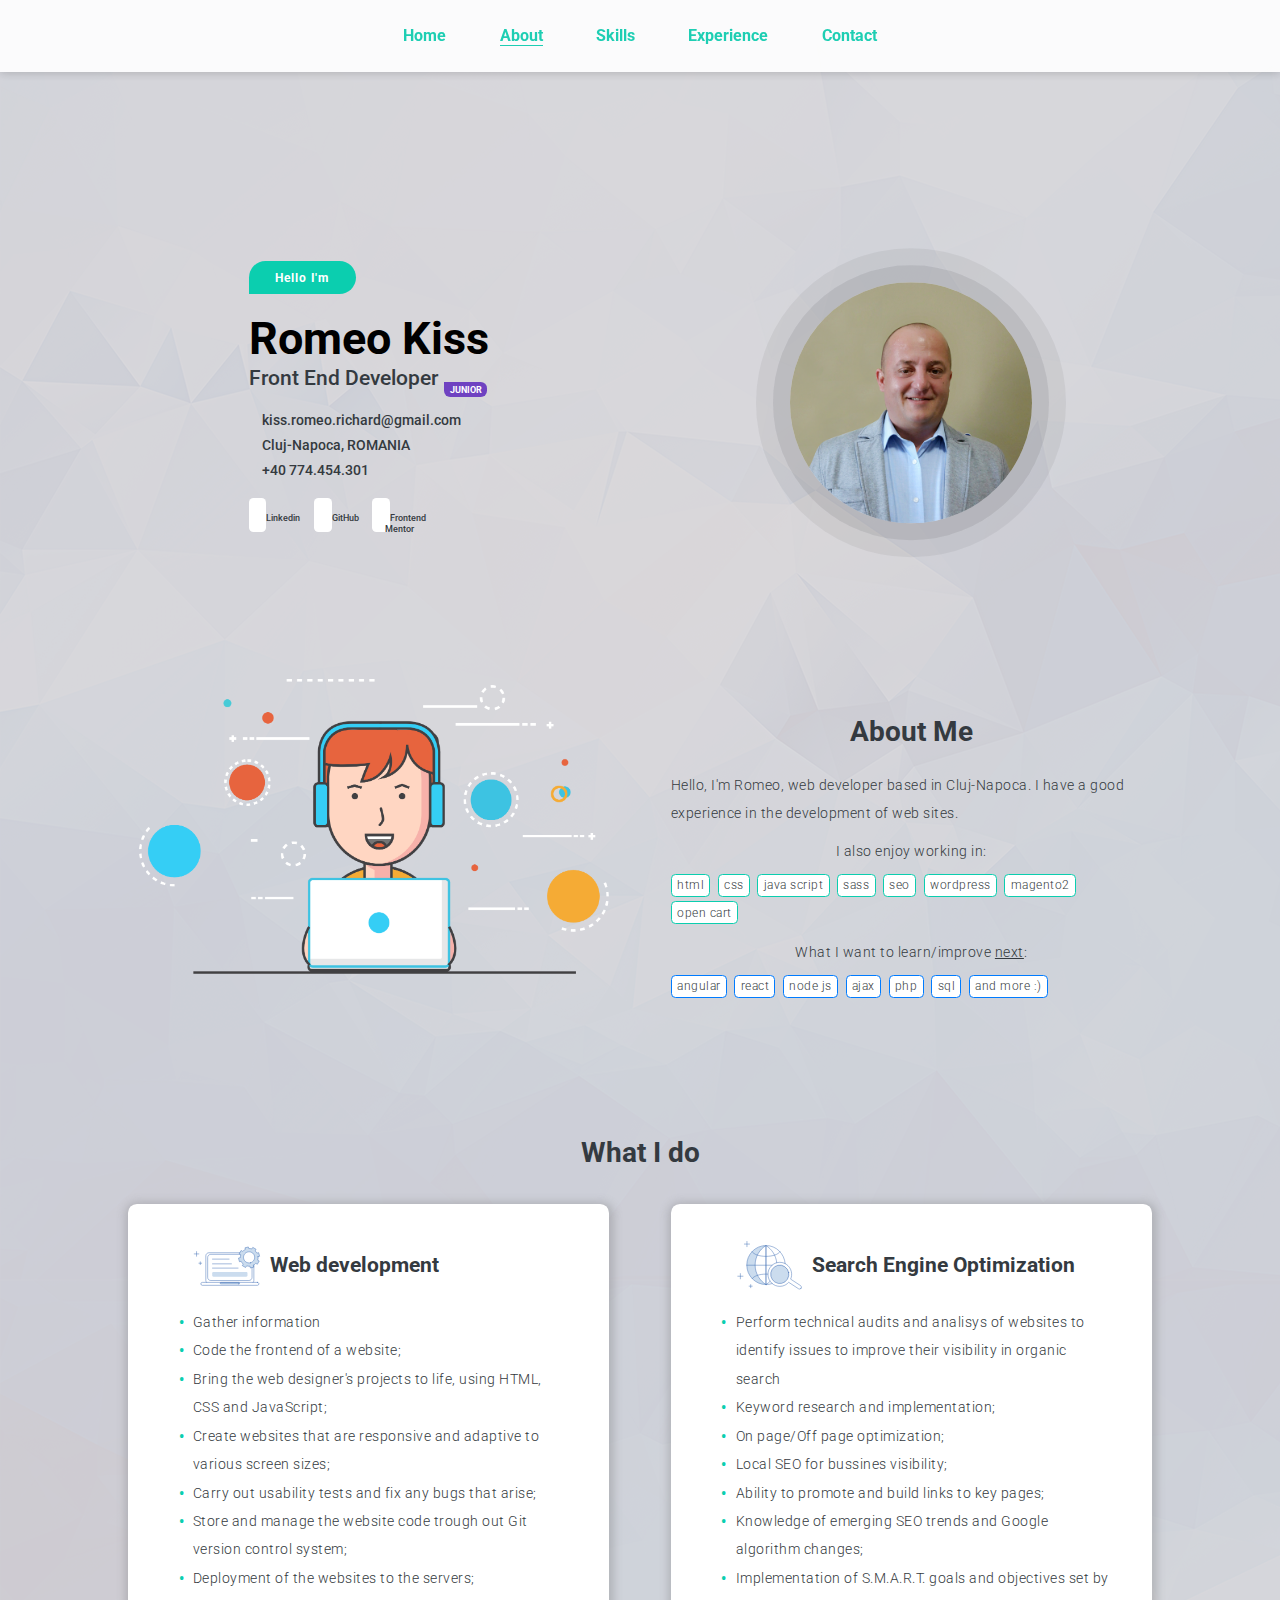
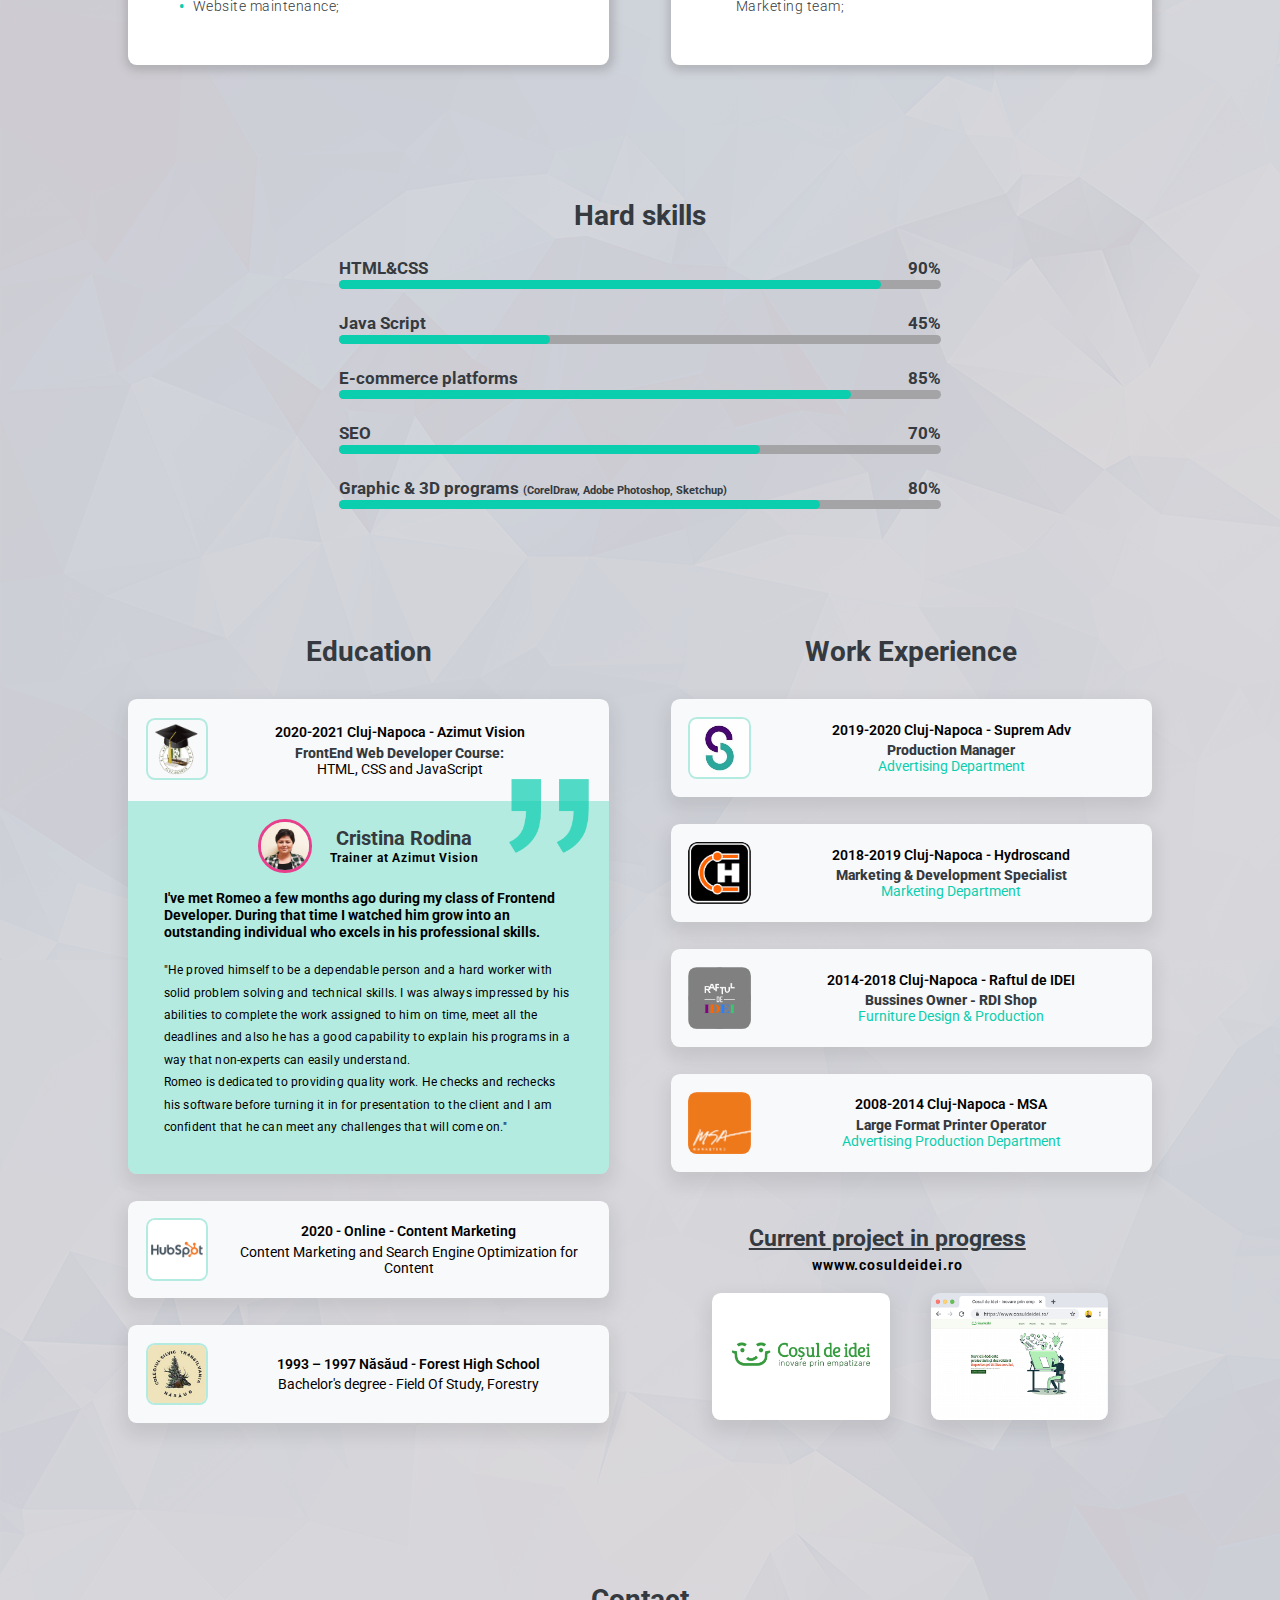
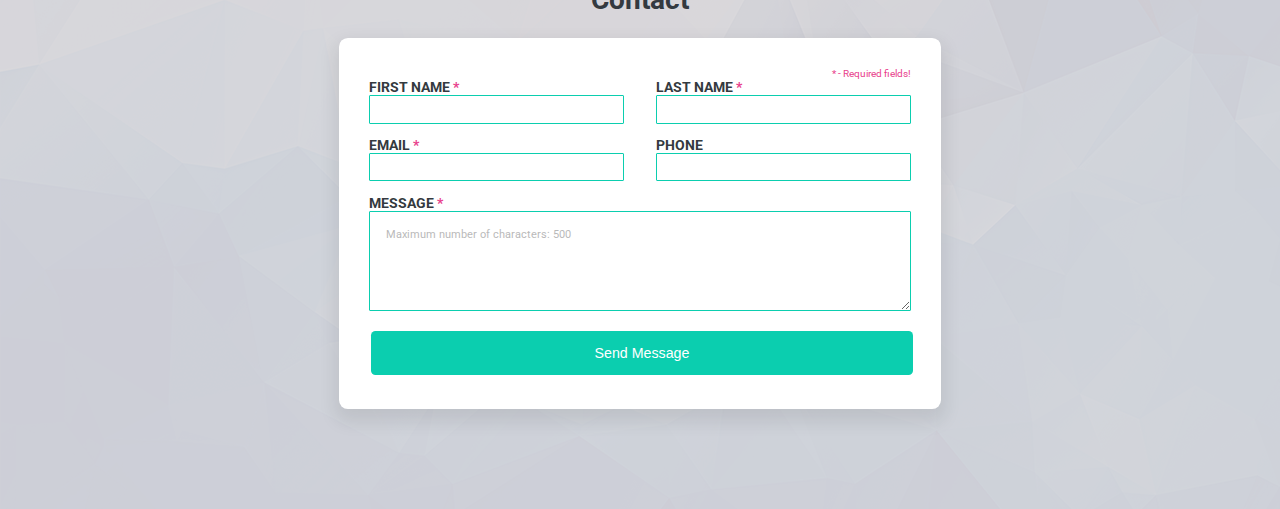
<file: index.html>
<!DOCTYPE html>
<html lang="en">
  <head>
    <meta charset="UTF-8">
	<!-- HTML Meta Tags -->
    <title>Resume - Romeo Kiss</title>
    <meta name="description" content="Hello, I'm Romeo, web developer based on Cluj-Napoca.">
    <html lang="en" xml:lang="en" xmlns="http://www.w3.org/1999/xhtml"></html>
    <meta name="viewport" content="width=device-width, initial-scale=1">
    <link rel="stylesheet" href="style.css" type="text/css">
    <link rel="preconnect" href="https://fonts.gstatic.com">
    <link href="https://fonts.googleapis.com/css2?family=Roboto:ital,wght@0,100;0,300;0,400;0,500;0,700;0,900;1,100;1,300;1,400;1,500;1,700;1,900&display=swap" rel="stylesheet">
    <link rel="icon" href="./images/favicon.ico" type="image/png" sizes="16x16">
    <link rel="stylesheet" href="https://use.fontawesome.com/releases/v5.15.1/css/all.css" integrity="sha384-vp86vTRFVJgpjF9jiIGPEEqYqlDwgyBgEF109VFjmqGmIY/Y4HV4d3Gp2irVfcrp" crossorigin="anonymous">
    <script src="https://ajax.googleapis.com/ajax/libs/jquery/3.3.1/jquery.min.js"></script>
    <script src="script.js" defer></script>
    
    <!-- Facebook Meta Tags -->
    <meta property="og:url" content="https://www.cosuldeidei.ro/resumes/romeo_kiss/">
    <meta property="og:type" content="website">
    <meta property="og:title" content="Resume - Romeo Kiss">
    <meta property="og:description" content="Hello, I'm Romeo, web developer based on Cluj-Napoca.">
    <meta property="og:image" content="https://www.cosuldeidei.ro/resumes/romeo_kiss/images/RomeoK-og.png">

    
    <!-- Meta Tags Generated via https://www.opengraph.xyz -->
    <meta property="fb:app_id" content="2922293591336013" />
    
    
    
  
</head>
  <body>
      <header>                              <!-- NAVIGATION MENU-->
        
          <nav>
            <a href="#home" class="navItem"></a>
            <div>
                <ul class="navMenu">
                    <li class="homeNavItem navItem"><a href="#home">Home</a></li>
                    <li class="aboutNavItem navItem"><a href="#about">About</a></li>
                    <li class="skillsNavItem navItem"><a href="#skills">Skills</a></li>
                    <li class="experienceNavItem navItem"><a href="#experience">Experience</a></li>
                    <li class="contactNavItem navItem"><a href="#contact">Contact</a></li>
                </ul>
            </div>
          </nav>
      </header>
      <main>                              <!-- MAIN CONTENT-->
        <section class="home" id="home">
            <div class="home_space"></div>
            <div class="home-grid">
                <div class="col_left">
                    <div class="who">
                        <div><span class="hello">Hello I'm</span></div>
                        <h1>Romeo Kiss</h1>
                        <h2>Front End Developer</h2>
                        <div class="junior">JUNIOR</div>
                        <div class="first_contact">
                            <ul>
                                <li>					
                                    <a href="mailto:kiss.romeo.richard@gmail.com" class="first_email" aria-label="Email"><i class="fas fa-envelope"></i>kiss.romeo.richard@gmail.com</a>
                                </li>                           
                                <li>						
                                    <a href="https://goo.gl/maps/JnR5PC6mcBXF9mMG6"><i class="fas fa-map-marker-alt"></i>Cluj-Napoca, ROMANIA</a>
                                </li>
                                <li>						
                                    <a href="tel:+40-774454301" aria-label="Phone"><i class="fas fa-phone-alt"></i>+40 774.454.301</a>
                                </li>
                            </ul>
                        </div>
                        <div class="first_social">
                            <a href="https://www.linkedin.com/in/romeo-kiss-0446651b/" title="Linkedin" target="_blank" aria-label="Linkedin"><i class="fab fa-linkedin-in"></i>Linkedin</a>
                            <a href="https://github.com/RomeoKs" target="_blank" aria-label="GitHub" title="GitHub"><i class="fab fa-github"></i>GitHub</a>
                            <a href="https://www.frontendmentor.io/profile/RomeoKs" title="FrontEnd Mentor" target="_blank" aria-label="Frontend Mentor"><i class="fas fa-code"></i>Frontend<br>Mentor</a>
                        </div>	                        
                    </div>
                </div>
                <div class="col_right">
                    <picture class="me">
                        <img src="./images/Romeo_Kiss.png" alt="Romeo Kiss">
                    </picture>
                </div>
                
            </div>
        </section>
        <div class="about_space" id="about"></div>
        <section class="about">
                <div class="ab_image">
                    <img src="./images/about_me.png" alt="About Me">
                </div>
                <div class="ab_text">
                    <h2>About Me</h2>
                        <p class="know">Hello, I'm Romeo, web developer based in Cluj-Napoca. 
                            I have a good experience in the development of web sites.</p>
                            <p class="learn">I also enjoy working in:</p>
                        <ul class="ab_ul1">
                            <li>html</li>
                            <li>css</li>
                            <li>java script</li>
                            <li>sass</li>
                            <li>seo</li>
                            <li>wordpress</li>
                            <li>magento2</li>
                            <li>open cart</li>
                        </ul>
                    <p class="learn">What I want to learn/improve <span>next</span>:</p>
                    <ul class="ab_ul2">
                        <li>angular</li>
                        <li>react</li>
                        <li>node js</li>                        
                        <li>ajax</li>
                        <li>php</li>
                        <li>sql</li>
                        <li>and more :)</li>
                    </ul>
                </div>
        </section>
        <div class="about_space"></div>
        
        <section>
            <div class="what">
            <h2>What I do</h2>
			<div class="what_grid">
				<div class="webdev">
                    <div class="webdev_title">
                        <img src="./images/icons/webdev.svg" alt="Web Development">
                        <h3>Web development</h3>
                    </div>
						<ul>
                            <li>Gather information</li>
							<li>Code the frontend of a website;</li>
							<li>Bring the web designer's projects to life, using HTML, CSS and JavaScript;</li>
							<li>Create websites that are responsive and adaptive to various screen sizes;</li>
							<li>Carry out usability tests and fix any bugs that arise;</li>
							<li>Store and manage the website code trough out Git version control system;</li>
							<li>Deployment of the websites to the servers;</li>
                            <li>Website maintenance;</li>
						</ul>
				</div>
				<div class="seo">
                    <div class="seo_title">
                        <img src="./images/icons/seo.svg" alt="SEO">
                        <h3>Search Engine Optimization</h3>
                    </div>
                            <ul class="seo_ul">
                                <li>Perform technical audits and analisys of websites to identify issues to improve their visibility in organic search</li>
                                <li>Keyword research and implementation;</li>
                                <li>On page/Off page optimization;</li>
                                <li>Local SEO for bussines visibility;</li>
                                <li>Ability to promote and build links to key pages;</li>
                                <li>Knowledge of emerging SEO trends and Google algorithm changes;</li>
                                <li>Implementation of S.M.A.R.T. goals and objectives set by Marketing team;</li>
                            </ul>
				</div>
            </div>
        </div>
        </section>
        <div class="skills_space" id="skills"></div>
        <section class="skills">
            <div class="tech">
                <h2>Hard skills</h2>
                    <div class="skills_wrap">
                        <div class="h_skill">
                            <div class="info">
                                <div class="sk_name">HTML&amp;CSS</div>
                                <div class="sk_percent">90%</div>
                            </div>
                            <div class="progress_bar">
                                <div class="percent_bar_html"></div>
                            </div>
                        </div>
                        <div class="h_skill">
                            <div class="info">
                                <div class="sk_name">Java Script</div>
                                <div class="sk_percent">45%</div>
                            </div>
                            <div class="progress_bar">
                                <div class="percent_bar_js"></div>
                            </div>
                        </div>
                        <div class="h_skill">
                            <div class="info">
                                <div class="sk_name">E-commerce platforms</div>
                                <div class="sk_percent">85%</div>
                            </div>
                            <div class="progress_bar">
                                <div class="percent_bar_cms"></div>
                            </div>
                        </div>
                        <div class="h_skill">
                            <div class="info">
                                <div class="sk_name">SEO</div>
                                <div class="sk_percent">70%</div>
                            </div>
                            <div class="progress_bar">
                                <div class="percent_bar_seo"></div>
                            </div>
                        </div>
                        <div class="h_skill">
                            <div class="info">
                                <div class="sk_name">Graphic & 3D programs <span class="graphic_prg">(CorelDraw, Adobe Photoshop, Sketchup)</span></div>
                                <div class="sk_percent">80%</div>
                            </div>
                            <div class="progress_bar">
                                <div class="percent_bar_gr"></div>
                            </div>
                        </div>
                    </div>
                </div>
        </section>
        <div class="exp_space" id="experience"></div>
        <section class="experience">
            <div class="education">
                <h2>Education</h2>
                <div class="azimut">
                    
                    <div class="azimut_top">
                        <div class="azimut_header">
                            <a href="https://azimutvision.ro/course/program-pregatire-front-end-developer-cluj-napoca-acreditat/" target="_blank"><img src="./images/logo-azimut.png" alt="Azimut Vision"></a>
                        </div>
                        <div class="azimut_info">
                            <div class="year"><a href="https://azimutvision.ro/course/program-pregatire-front-end-developer-cluj-napoca-acreditat/" target="_blank">2020-2021 Cluj-Napoca - Azimut Vision</a></div>
                            <div class="job">FrontEnd Web Developer Course:</div>
                            <div class="learned">HTML, CSS and JavaScript</div>
                        </div>
                    </div>
                    <div class="testimonial">
                        <img src="./images/quote.png" class="quote" alt="quote">
                        <div class="cristina">
                            <img src="./images/cristina.jpg" alt="Cristina Rodina - Trainer at Azimut Vision">
                            <div class="testimonial_header">
                                <h4>Cristina Rodina</h4>
                                <h5>Trainer at Azimut Vision</h5>
                            </div>
                        </div>
                                  
                        <p class="p1">I've met Romeo a few months ago during my class of Frontend Developer.
                            During that time I watched him grow into an outstanding individual who excels in his professional skills.</p>
                            <p class="p2">"He proved himself to be a dependable person and a hard worker with solid problem solving and technical skills.
                            I was always impressed by his abilities to complete the work assigned to him on time, meet all the deadlines and also he has a good capability to explain his programs in a way that non-experts can easily understand.
                            <br>Romeo is dedicated to providing quality work. He checks and rechecks his software before turning it in for presentation to the client and I am confident that he can meet any challenges that will come on."</p>
                    </div>
                </div>
                <div class="hubspot">
                    <div class="edu_header">
                        <a href="https://academy.hubspot.com/courses/content-marketing?library=true" target="_blank"><img src="./images/HubSpot-logo.jpg" alt="Hubspot Academy"></a>
                        <div class="edu_info">
                            <div class="year"><a href="https://academy.hubspot.com/courses/content-marketing?library=true" target="_blank">2020 - Online - Content Marketing</a></div>
                            <div class="learned">Content Marketing and Search Engine Optimization for Content</div>
                        </div>
                    </div>
                </div>
                <div class="bachelor">
                    <div class="edu_header">
                        <img src="./images/logo-bachelor.jpg" alt="Liceul Silvic Năsăud">
                        <div class="edu_info">
                            <div class="year"><a href="https://www.silvic-nasaud.ro/" target="_blank">1993 – 1997 Năsăud - Forest High School</a></div>
                            <div class="learned">Bachelor's degree - Field Of Study, Forestry</div>
                        </div>
                    </div>
                </div>
            </div>
            <div class="work_exp">
                <h2>Work Experience</h2>
                <div class="work_grid">
                    <div class="suprem">
                        <a href="https://supremoffice.ro/" target="_blank" title="Suprem Advertising"><img src="./images/logo-suprem.jpg" alt="Supremoffice"></a>
                        <div class="company">
                            <div class="year"><a href="https://supremoffice.ro/" target="_blank" title="Suprem Advertising">2019-2020 Cluj-Napoca - Suprem Adv</a></div>
                            <div class="job">Production Manager</div>
                            <div class="department">Advertising Department</div>
                        </div>
                    </div>
                    <div class="hydroscand">
                        <a href="https://hydroparts.ro/" target="_blank" title="Hydroscand"><img src="./images/logo-hydroscand.png" alt="Hydroscand"></a>
                        <div class="company">
                            <div class="year"><a href="https://hydroparts.ro/" target="_blank" title="Hydroscand">2018-2019 Cluj-Napoca - Hydroscand</a></div>
                            <div class="job">Marketing & Development Specialist</div>
                            <div class="department">Marketing Department</div>
                        </div>
                    </div>
                    <div class="rdi">
                            <img src="./images/logo RDI SHOP.png" alt="Raftul de IDEI" title="Raftul de IDEI">
                        <div class="company">
                            <div class="year">2014-2018 Cluj-Napoca - Raftul de IDEI</div>
                            <div class="job">Bussines Owner - RDI Shop</div>
                            <div class="department">Furniture Design & Production</div>
                        </div>
                    </div>
                    <div class="msa">
                        <a href="https://signage.msa.ro/" target="_blank" title="MSA"><img src="./images/logo-msa.png" alt="MSA"></a>
                        <div class="company">
                            <div class="year"><a href="https://signage.msa.ro/" target="_blank" title="MSA">2008-2014 Cluj-Napoca - MSA</a></div>
                            <div class="job">Large Format Printer Operator</div>
                            <div class="department">Advertising Production Department</div>
                        </div>
                    </div>
                    <div class="codi">
                        <h4>Current project in progress</h4>
                        <h5><a href="https://cosuldeidei.ro/" target="_blank" title="Cosuldeidei.ro">wwww.cosuldeidei.ro</a></h5>
                        <div class="codi_grid">
                            <a href="https://cosuldeidei.ro/" target="_blank" title="Cosuldeidei.ro"><img src="./images/logo-Codi.png" alt="Codi"></a>
                            <a href="https://cosuldeidei.ro/" target="_blank" title="Cosuldeidei.ro"><img src="./images/Codi.png" alt="Codi"></a>
                        </div>
                    </div>
                </div>
            </div>
        </section>
        <div class="contact_space"></div>
        <section class="contact" id="contact">
            <h2>Contact</h2>
            <div class="contact_grid">
                <div class="contact_form">
                    <div class="required">* - Required fields!</div>
                    <form action="mail.php" method="POST">
                        
                            <div class="fname_contact">
                                <label for="fname">First name<span class="req">*</span></label>
                                <input type="text" id="fname"  title="Type your first name"required name="firstName">
                            </div>
                            <div class="lname_contact">
                                <label for="lname">Last name<span class="req">*</span></label>
                                <input type="text" id="lname" title="Type your last name" required name="lastName">
                            </div>


                            <div class="email_contact">
                                <label for="email">Email<span class="req">*</span></label>
                                <input type="email" id="email"  required name="email">
                            </div>
                            <div class="phone_contact">
                                <label for="phone">Phone</label>
                                <input type="phone" id="phone" title="Phone number not required" name="phone">
                            </div>

                        <div class="message_contact">
                            <label for="message">Message<span class="req">*</span></label><br>
                            <textarea maxlength="500" name="message" id="message" cols="30" rows="5" required placeholder="Maximum number of characters: 500"></textarea><br>
                        </div>
                        <div class="submit_message">    
                            <input type="submit" name="submit" value="Send Message">
                        </div>
                    </form>
                </div>
            </div>
        </section>
      </main>
      <footer>
      </footer>
  </body>
  </html>
</file>
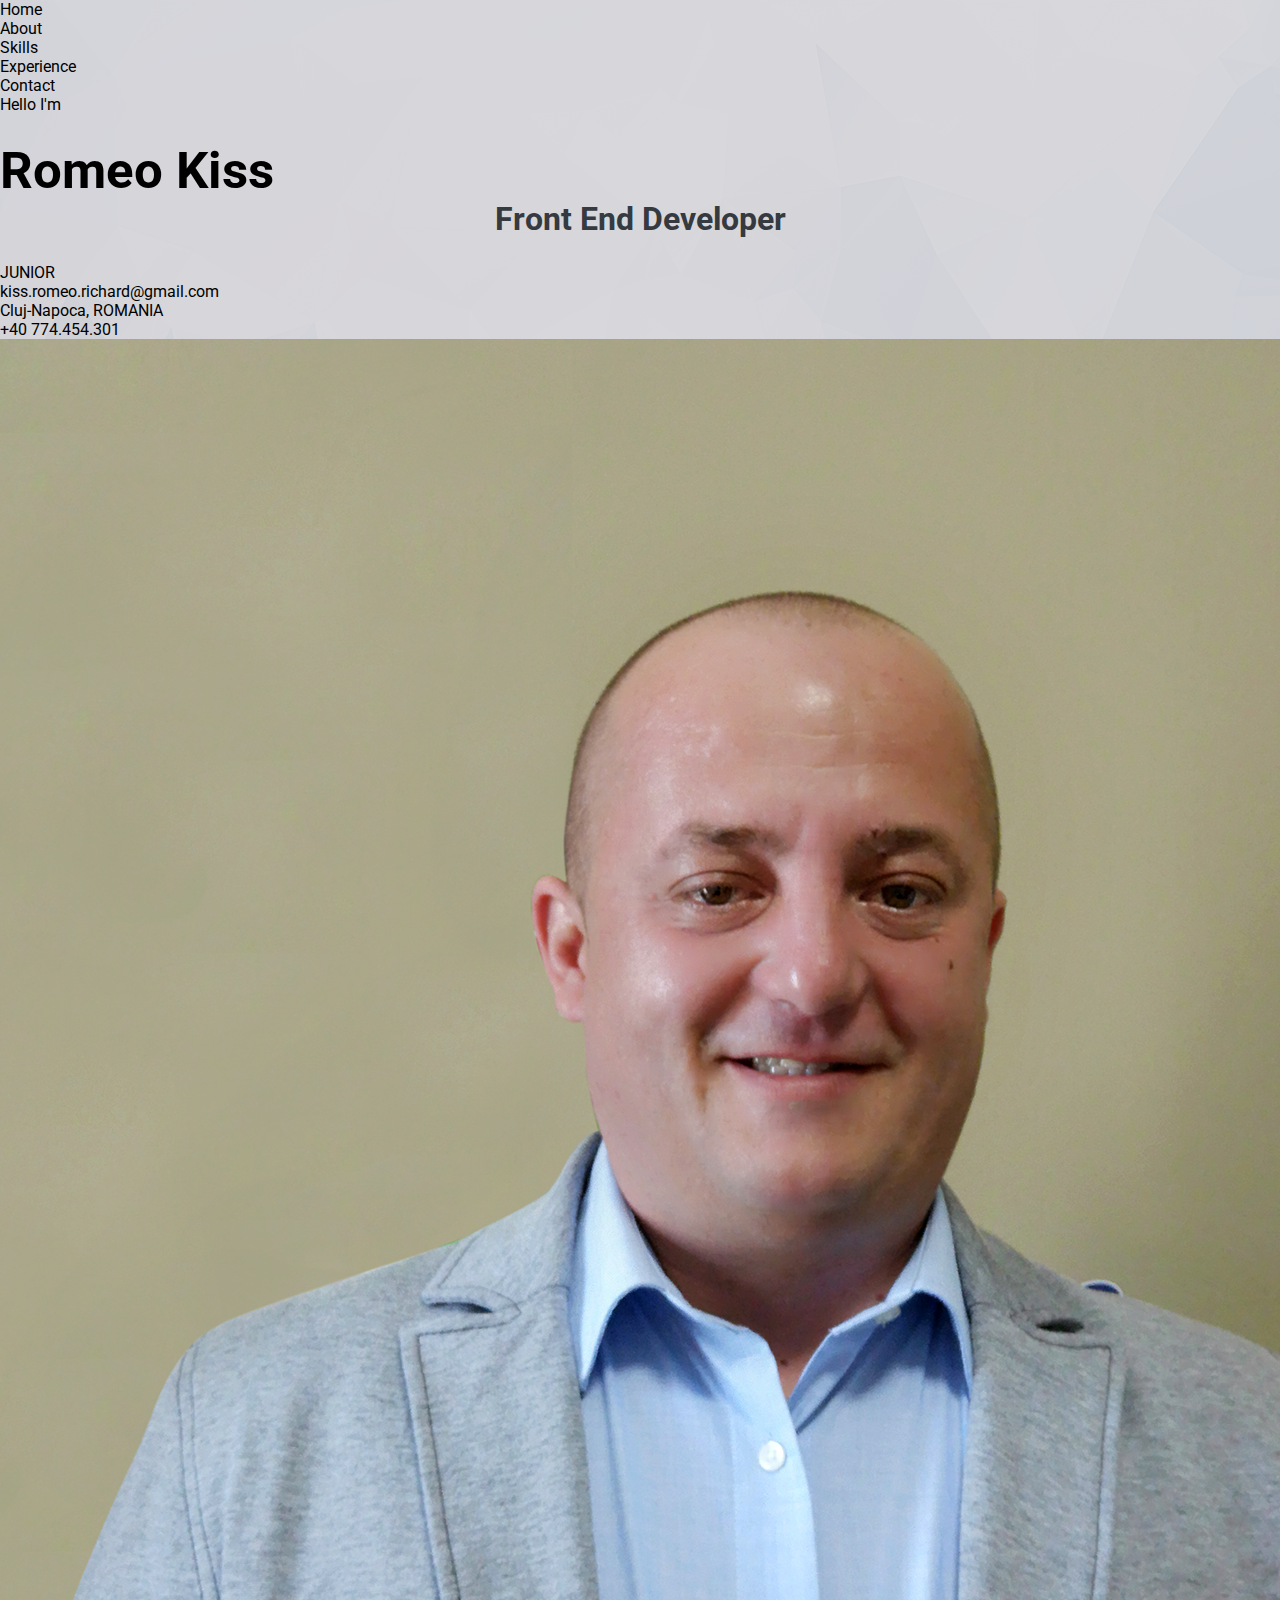
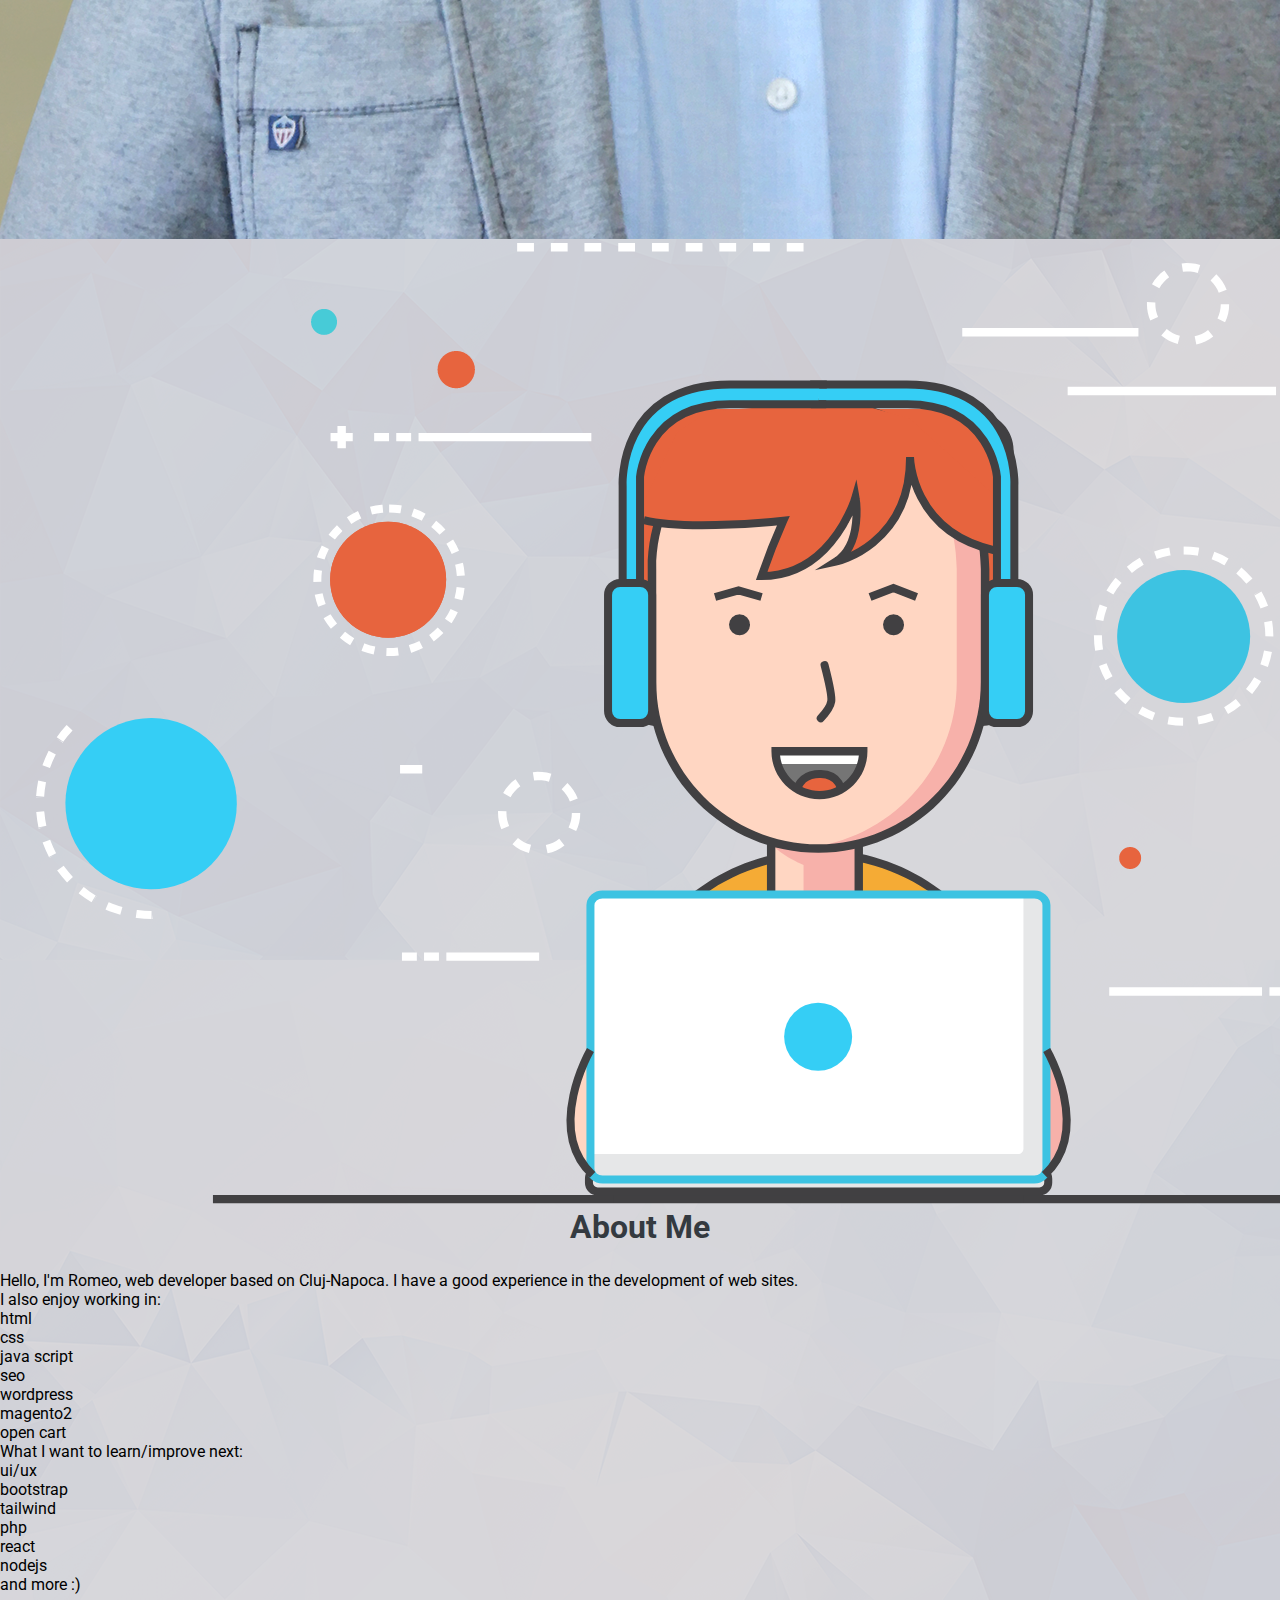
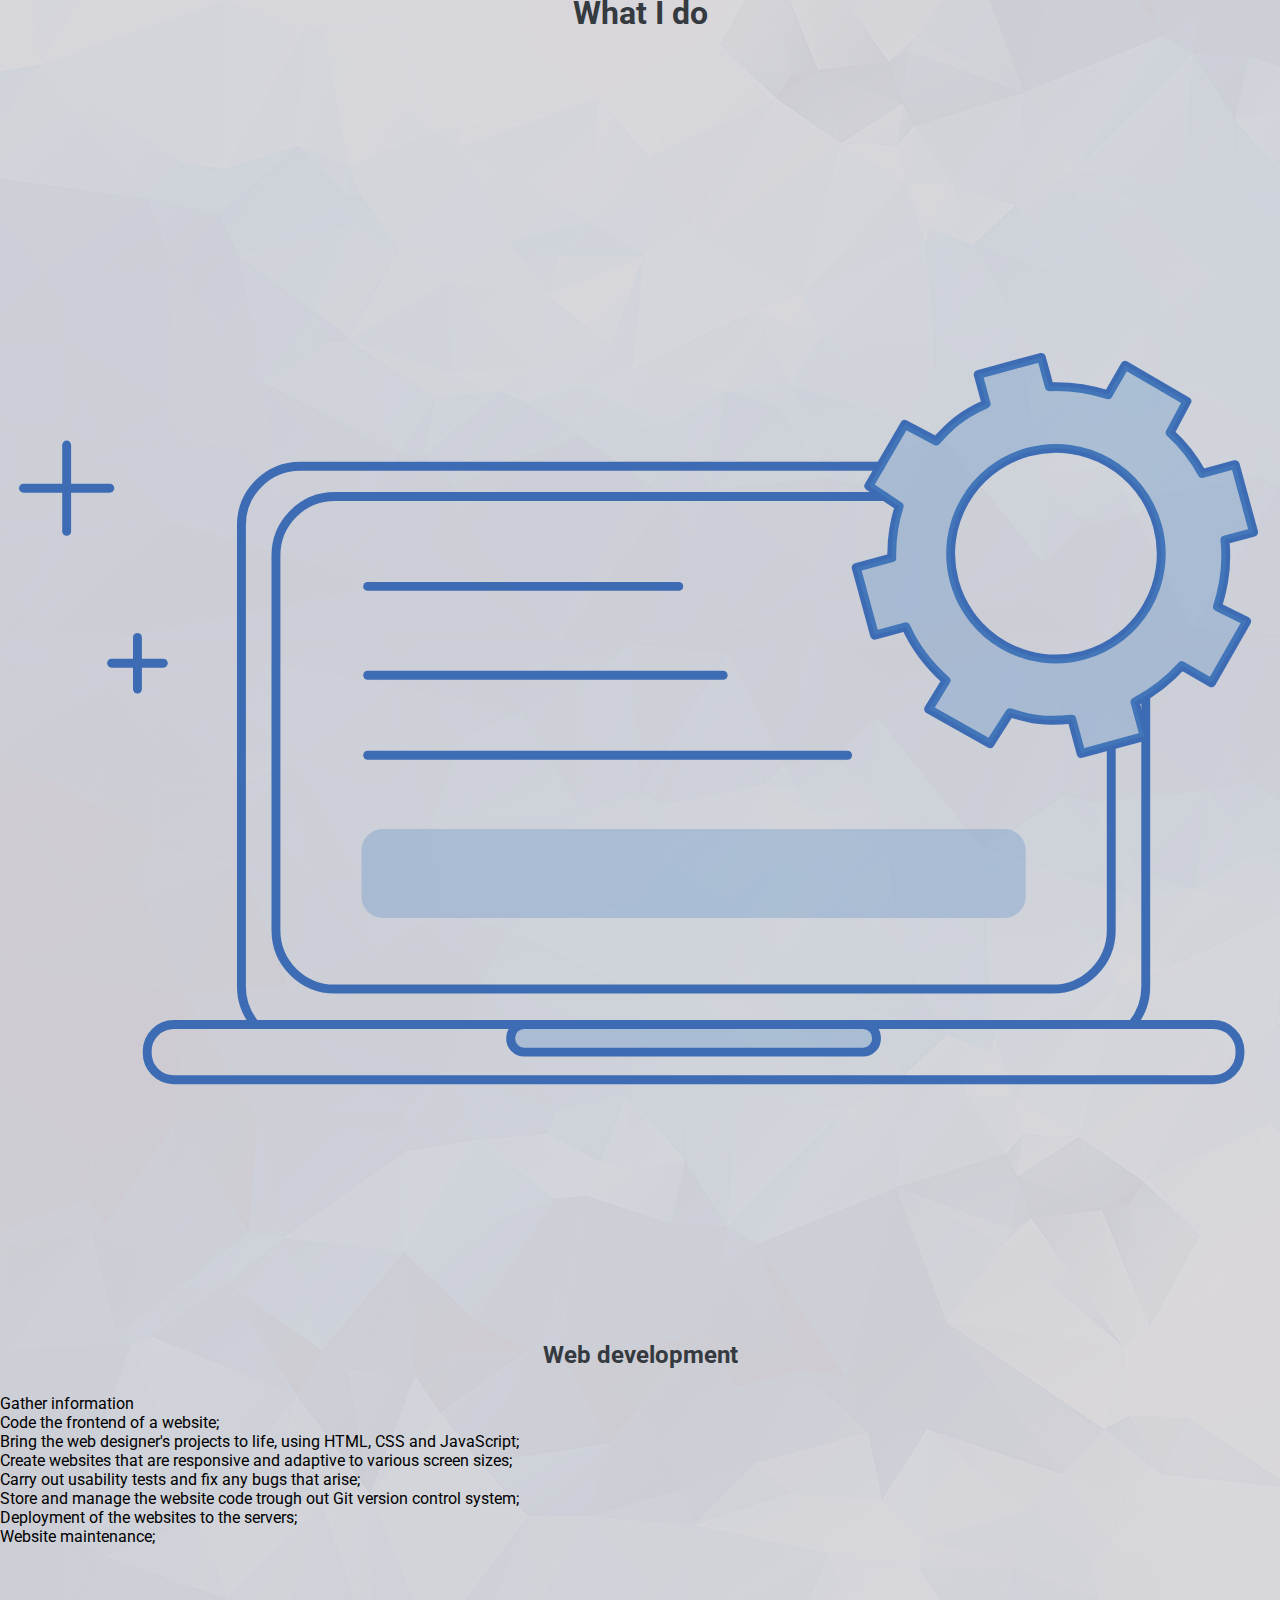
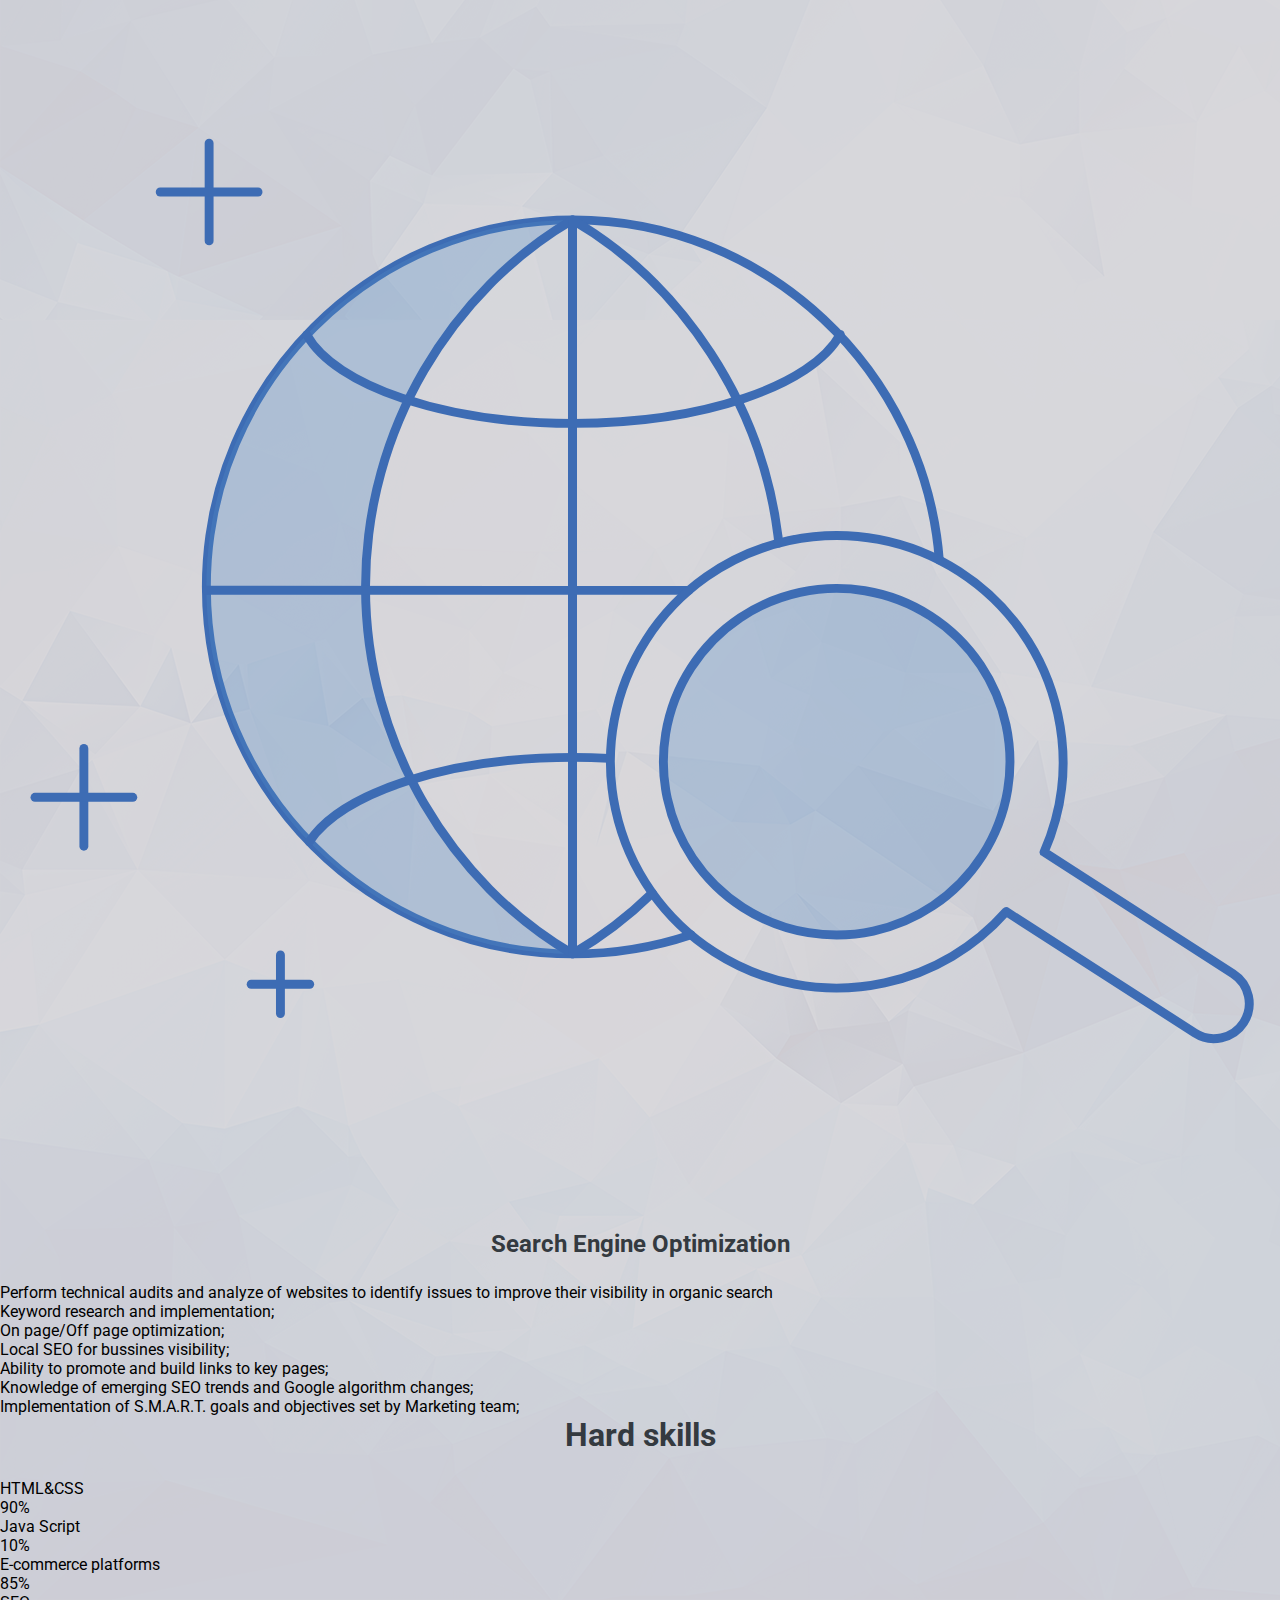
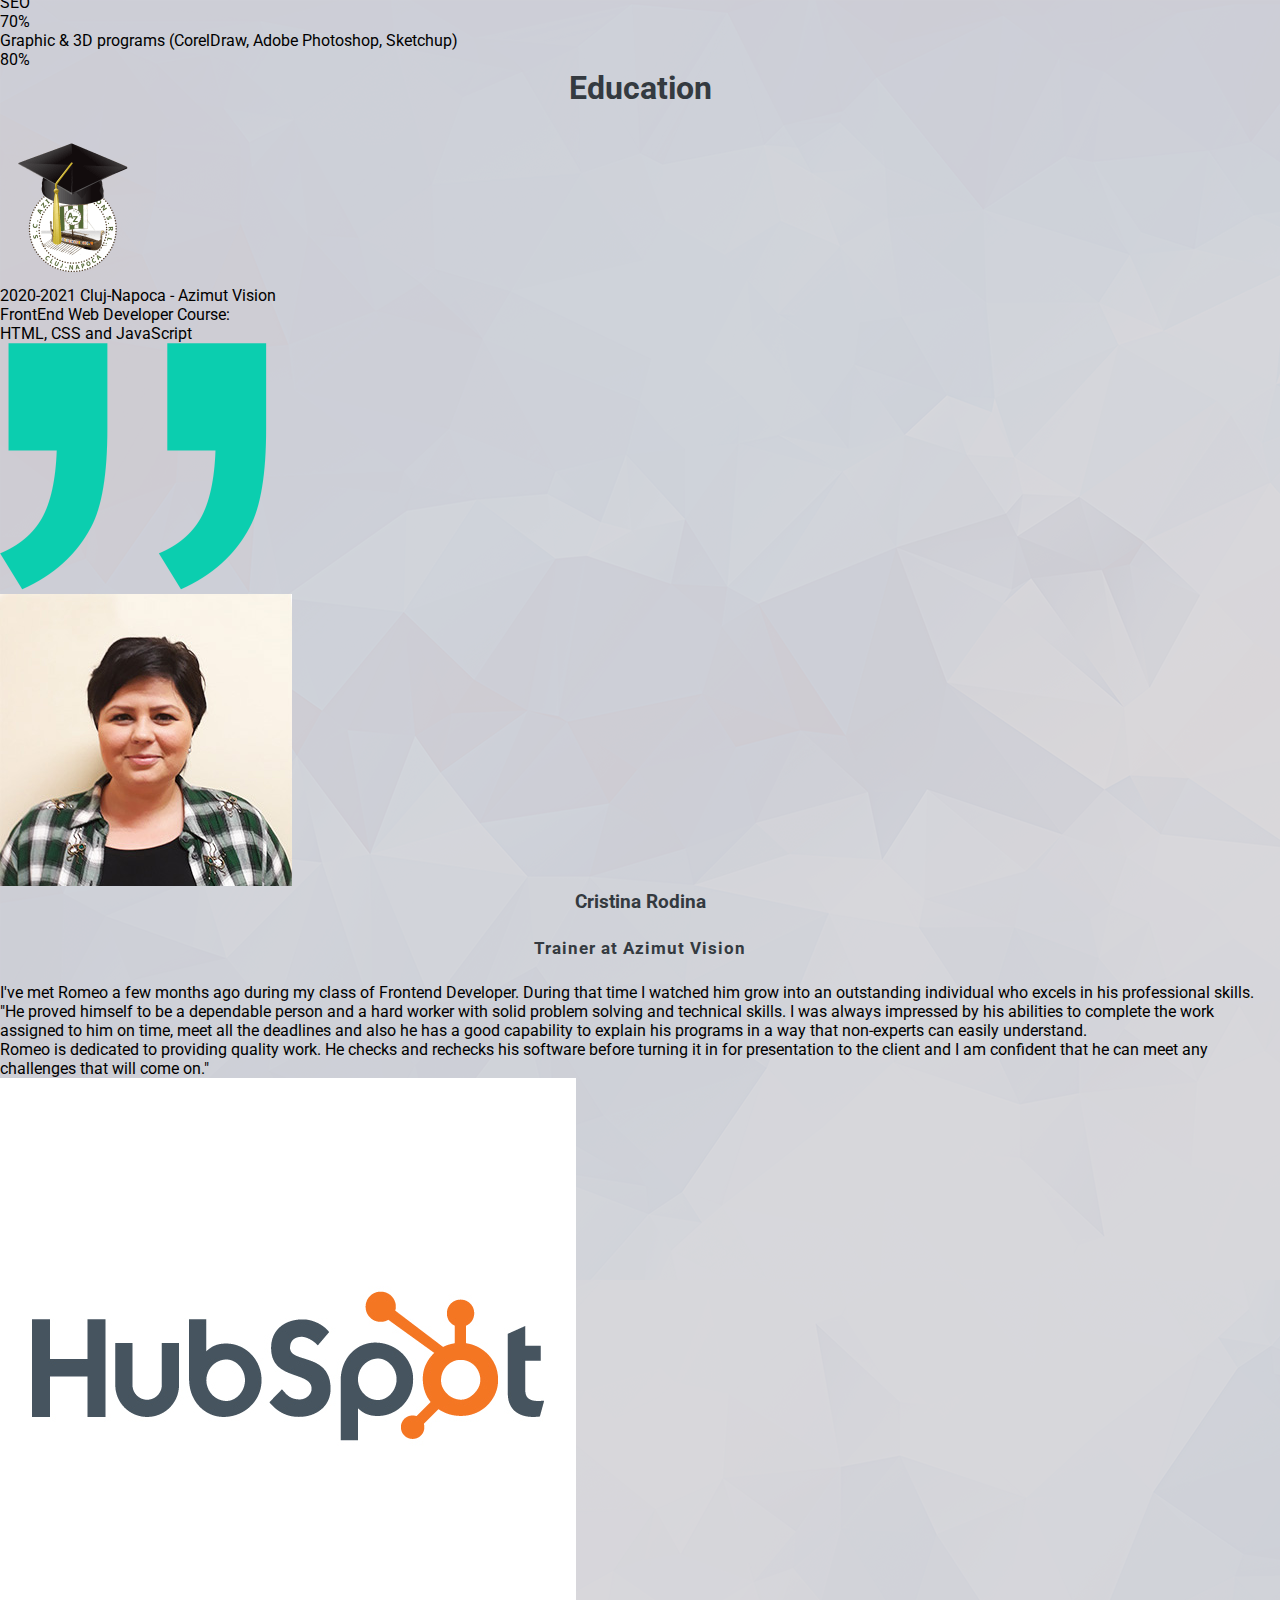
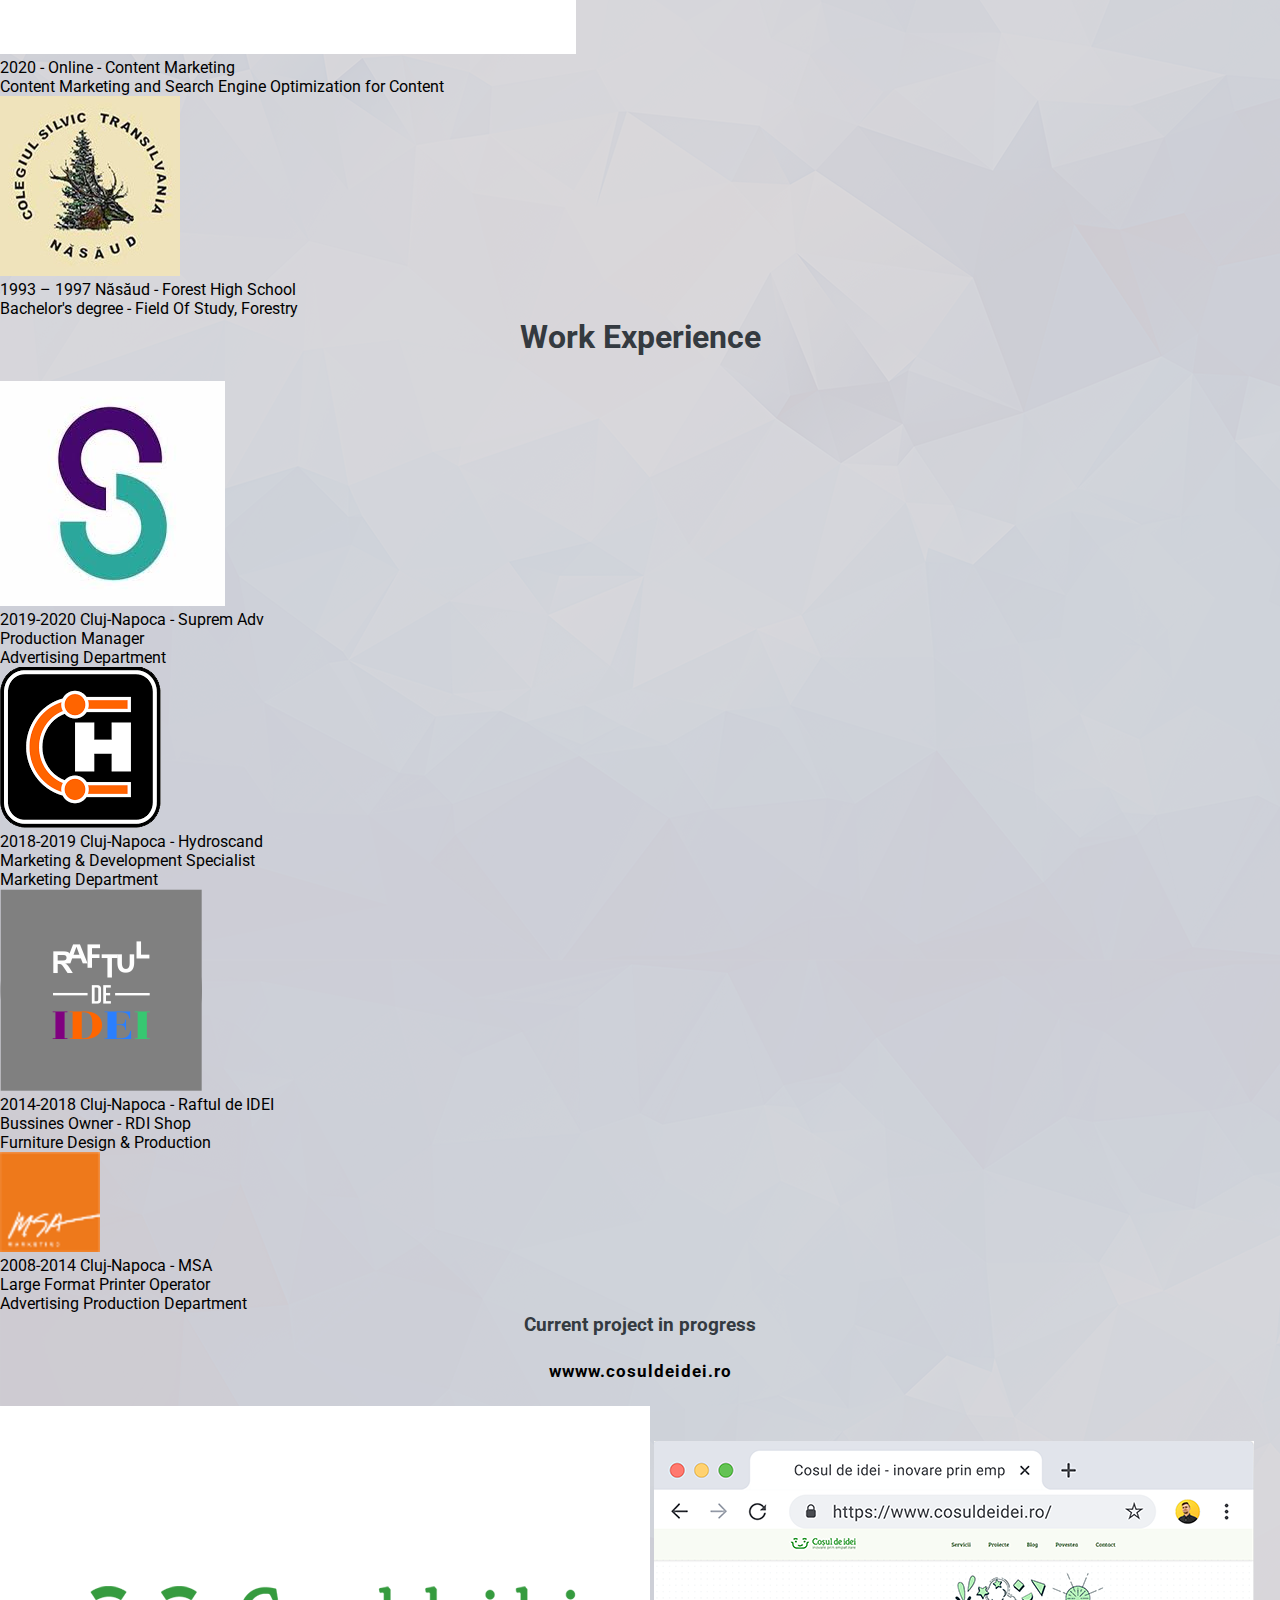
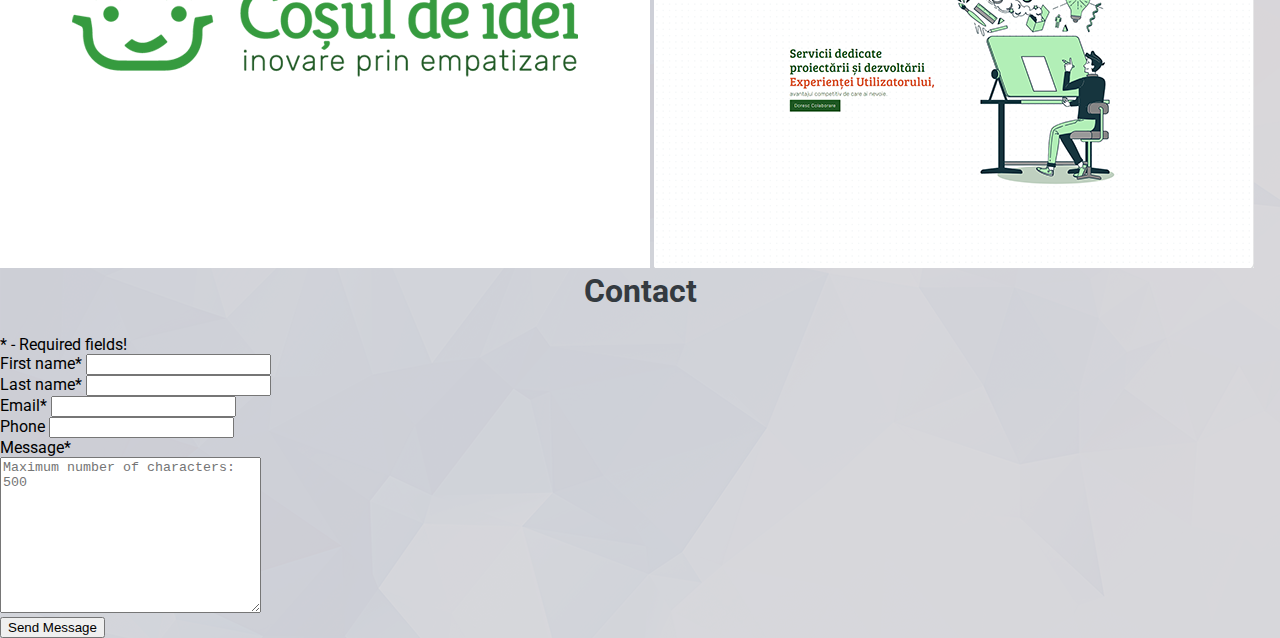
<file: back-up/09 - Beforemobile menu 2/index.html>
<!DOCTYPE html>
<html lang="en">
  <head>
    <meta charset="UTF-8">
	<!-- HTML Meta Tags -->
    <title>Resume - Romeo Kiss</title>
    <meta name="description" content="Hello, I'm Romeo, web developer based on Cluj-Napoca.">

    <!-- Facebook Meta Tags -->
    <meta property="og:url" content="https://www.cosuldeidei.ro/resumes/romeo_kiss/">
    <meta property="og:type" content="website">
    <meta property="og:title" content="Resume - Romeo Kiss">
    <meta property="og:description" content="Hello, I'm Romeo, web developer based on Cluj-Napoca.">
    <meta property="og:image" content="https://www.cosuldeidei.ro/resumes/romeo_kiss/images/RomeoK-og.png">

    <!-- Twitter Meta Tags -->
    <meta name="twitter:card" content="summary_large_image">
    <meta property="twitter:domain" content="cosuldeidei.ro">
    <meta property="twitter:url" content="https://www.cosuldeidei.ro/resumes/romeo_kiss/">
    <meta name="twitter:title" content="Resume - Romeo Kiss">
    <meta name="twitter:description" content="Hello, I'm Romeo, web developer based on Cluj-Napoca.">
    <meta name="twitter:image" content="https://www.cosuldeidei.ro/resumes/romeo_kiss/images/Romeo_Kiss-og.png">

    <!-- Meta Tags Generated via https://www.opengraph.xyz -->
    <meta property="fb:app_id" content="2922293591336013" />
    
    
    <html lang="en" xml:lang="en" xmlns="http://www.w3.org/1999/xhtml"></html>
  <link rel="stylesheet" href="style.css" type="text/css">
  <link rel="preconnect" href="https://fonts.gstatic.com">
  <link href="https://fonts.googleapis.com/css2?family=Roboto:ital,wght@0,100;0,300;0,400;0,500;0,700;0,900;1,100;1,300;1,400;1,500;1,700;1,900&display=swap" rel="stylesheet">
  <link rel="icon" href="./images/favicon.png" type="image/png" sizes="16x16">
  <link rel="stylesheet" href="https://use.fontawesome.com/releases/v5.15.1/css/all.css" integrity="sha384-vp86vTRFVJgpjF9jiIGPEEqYqlDwgyBgEF109VFjmqGmIY/Y4HV4d3Gp2irVfcrp" crossorigin="anonymous">
  <script src="script.js" defer></script>
  <meta name="viewport" content="width=device-width, initial-scale=1">
</head>
  <body>
      <header>                              <!-- NAVIGATION MENU-->
          <nav>
            <a href="#home" class="navItem"></a>
            <div>
                <ul class="navMenu">
                    <li class="homeNavItem navItem"><a href="#home">Home</a></li>
                    <li class="aboutNavItem navItem"><a href="#about">About</a></li>
                    <li class="skillsNavItem navItem"><a href="#skills">Skills</a></li>
                    <li class="experienceNavItem navItem"><a href="#experience">Experience</a></li>
                    <li class="contactNavItem navItem"><a href="#contact">Contact</a></li>
                </ul>
            </div>
          </nav>
      </header>
      <main>                              <!-- MAIN CONTENT-->
        <section class="home" id="home">
            <div class="home_space"></div>
            <div class="home-grid">
                <div class="col_left">
                    <div class="who">
                        <div><span class="hello">Hello I'm</span></div>
                        <h1>Romeo Kiss</h1>
                        <h2>Front End Developer</h2>
                        <div class="junior">JUNIOR</div>
                        <div class="first_contact">
                            <ul>
                                <li>					
                                    <a href="mailto:kiss.romeo.richard@gmail.com" class="first_email" aria-label="Email"><i class="fas fa-envelope"></i>kiss.romeo.richard@gmail.com</a>
                                </li>                           
                                <li>						
                                    <a href="https://goo.gl/maps/JnR5PC6mcBXF9mMG6"><i class="fas fa-map-marker-alt"></i>Cluj-Napoca, ROMANIA</a>
                                </li>
                                <li>						
                                    <a href="tel:+40-774454301" aria-label="Phone"><i class="fas fa-phone-alt"></i>+40 774.454.301</a>
                                </li>
                            </ul>
                        </div>
                        <div class="first_social">
                            <a href="https://www.linkedin.com/in/romeo-kiss-0446651b/" title="Linkedin" target="_blank" aria-label="Linkedin"><i class="fab fa-linkedin-in"></i></a>
                            <a href="https://www.freecodecamp.org/fcca0f1518b-d534-4741-ac0e-d5bbceb8e472/" title="Freecodecamp" target="_blank" aria-label="Freecodecamp"><i class="fab fa-free-code-camp"></i></a>
                            <a href="https://github.com/RomeoKs" target="_blank" aria-label="GitHub" title="GitHub"><i class="fab fa-github"></i></a>
                            <a href="https://www.frontendmentor.io/profile/RomeoKs" title="FrontEnd Mentor" target="_blank" aria-label="Frontend Mentor"><i class="fas fa-code"></i></a>
                        </div>	
                    </div>
                </div>
                <div class="col_right">
                    <picture class="me">
                        <img src="./images/Romeo_Kiss.png" alt="Romeo Kiss">
                    </picture>
                </div>
                
            </div>
        </section>
        <div class="about_space" id="about"></div>
        <section class="about">
                <div class="ab_image">
                    <img src="./images/about_me.png" alt="About Me">
                </div>
                <div class="ab_text">
                    <h2>About Me</h2>
                        <p class="know">Hello, I'm Romeo, web developer based on Cluj-Napoca. 
                            I have a good experience in the development of web sites.</p>
                            <p class="learn">I also enjoy working in:</p>
                        <ul class="ab_ul1">
                            <li>html</li>
                            <li>css</li>
                            <li>java script</li>
                            <li>seo</li>
                            <li>wordpress</li>
                            <li>magento2</li>
                            <li>open cart</li>
                        </ul>
                    <p class="learn">What I want to learn/improve <span>next</span>:</p>
                    <ul class="ab_ul2">
                        <li>ui/ux</li>
                        <li>bootstrap</li>
                        <li>tailwind</li>
                        <li>php</li>
                        <li>react</li>
                        <li>nodejs</li>                        
                        <li>and more :)</li>
                    </ul>
                </div>
        </section>
        <div class="about_space"></div>
        
        <section>
            <div class="what">
            <h2>What I do</h2>
			<div class="what_grid">
				<div class="webdev">
                    <div class="webdev_title">
                        <img src="./images/icons/webdev.svg" alt="Web Development">
                        <h3>Web development</h3>
                    </div>
						<ul>
                            <li>Gather information</li>
							<li>Code the frontend of a website;</li>
							<li>Bring the web designer's projects to life, using HTML, CSS and JavaScript;</li>
							<li>Create websites that are responsive and adaptive to various screen sizes;</li>
							<li>Carry out usability tests and fix any bugs that arise;</li>
							<li>Store and manage the website code trough out Git version control system;</li>
							<li>Deployment of the websites to the servers;</li>
                            <li>Website maintenance;</li>
						</ul>
				</div>
				<div class="seo">
                    <div class="seo_title">
                        <img src="./images/icons/seo.svg" alt="SEO">
                        <h3>Search Engine Optimization</h3>
                    </div>
                            <ul class="seo_ul">
                                <li>Perform technical audits and analyze of websites to identify issues to improve their visibility in organic search</li>
                                <li>Keyword research and implementation;</li>
                                <li>On page/Off page optimization;</li>
                                <li>Local SEO for bussines visibility;</li>
                                <li>Ability to promote and build links to key pages;</li>
                                <li>Knowledge of emerging SEO trends and Google algorithm changes;</li>
                                <li>Implementation of S.M.A.R.T. goals and objectives set by Marketing team;</li>
                            </ul>
				</div>
            </div>
        </div>
        </section>
        <div class="skills_space" id="skills"></div>
        <section class="skills">
            <div class="tech">
                <h2>Hard skills</h2>
                    <div class="skills_wrap">
                        <div class="h_skill">
                            <div class="info">
                                <div class="sk_name">HTML&amp;CSS</div>
                                <div class="sk_percent">90%</div>
                            </div>
                            <div class="progress_bar">
                                <div class="percent_bar_html"></div>
                            </div>
                        </div>
                        <div class="h_skill">
                            <div class="info">
                                <div class="sk_name">Java Script</div>
                                <div class="sk_percent">10%</div>
                            </div>
                            <div class="progress_bar">
                                <div class="percent_bar_js"></div>
                            </div>
                        </div>
                        <div class="h_skill">
                            <div class="info">
                                <div class="sk_name">E-commerce platforms</div>
                                <div class="sk_percent">85%</div>
                            </div>
                            <div class="progress_bar">
                                <div class="percent_bar_cms"></div>
                            </div>
                        </div>
                        <div class="h_skill">
                            <div class="info">
                                <div class="sk_name">SEO</div>
                                <div class="sk_percent">70%</div>
                            </div>
                            <div class="progress_bar">
                                <div class="percent_bar_seo"></div>
                            </div>
                        </div>
                        <div class="h_skill">
                            <div class="info">
                                <div class="sk_name">Graphic & 3D programs <span class="graphic_prg">(CorelDraw, Adobe Photoshop, Sketchup)</span></div>
                                <div class="sk_percent">80%</div>
                            </div>
                            <div class="progress_bar">
                                <div class="percent_bar_gr"></div>
                            </div>
                        </div>
                    </div>
                </div>
        </section>
        <div class="exp_space" id="experience"></div>
        <section class="experience">
            <div class="education">
                <h2>Education</h2>
                <div class="azimut">
                    
                    <div class="azimut_top">
                        <div class="azimut_header">
                            <a href="https://azimutvision.ro/course/program-pregatire-front-end-developer-cluj-napoca-acreditat/" target="_blank"><img src="./images/logo-azimut.png" alt="Azimut Vision"></a>
                        </div>
                        <div class="azimut_info">
                            <div class="year"><a href="https://azimutvision.ro/course/program-pregatire-front-end-developer-cluj-napoca-acreditat/" target="_blank">2020-2021 Cluj-Napoca - Azimut Vision</a></div>
                            <div class="job">FrontEnd Web Developer Course:</div>
                            <div class="learned">HTML, CSS and JavaScript</div>
                        </div>
                    </div>
                    <div class="testimonial">
                        <img src="./images/quote.png" class="quote" alt="quote">
                        <div class="cristina">
                            <img src="./images/cristina.jpg" alt="Cristina Rodina - Trainer at Azimut Vision">
                            <div class="testimonial_header">
                                <h4>Cristina Rodina</h4>
                                <h5>Trainer at Azimut Vision</h5>
                            </div>
                        </div>
                                  
                        <p class="p1">I've met Romeo a few months ago during my class of Frontend Developer.
                            During that time I watched him grow into an outstanding individual who excels in his professional skills.</p>
                            <p class="p2">"He proved himself to be a dependable person and a hard worker with solid problem solving and technical skills.
                            I was always impressed by his abilities to complete the work assigned to him on time, meet all the deadlines and also he has a good capability to explain his programs in a way that non-experts can easily understand.
                            <br>Romeo is dedicated to providing quality work. He checks and rechecks his software before turning it in for presentation to the client and I am confident that he can meet any challenges that will come on."</p>
                    </div>
                </div>
                <div class="hubspot">
                    <div class="edu_header">
                        <a href="https://academy.hubspot.com/courses/content-marketing?library=true" target="_blank"><img src="./images/HubSpot-logo.jpg" alt="Hubspot Academy"></a>
                        <div class="edu_info">
                            <div class="year"><a href="https://academy.hubspot.com/courses/content-marketing?library=true" target="_blank">2020 - Online - Content Marketing</a></div>
                            <div class="learned">Content Marketing and Search Engine Optimization for Content</div>
                        </div>
                    </div>
                </div>
                <div class="bachelor">
                    <div class="edu_header">
                        <img src="./images/logo-bachelor.jpg" alt="Liceul Silvic Năsăud">
                        <div class="edu_info">
                            <div class="year"><a href="https://www.silvic-nasaud.ro/" target="_blank">1993 – 1997 Năsăud - Forest High School</a></div>
                            <div class="learned">Bachelor's degree - Field Of Study, Forestry</div>
                        </div>
                    </div>
                </div>
            </div>
            <div class="work_exp">
                <h2>Work Experience</h2>
                <div class="work_grid">
                    <div class="suprem">
                        <a href="https://supremoffice.ro/" target="_blank" title="Suprem Advertising"><img src="./images/logo-suprem.jpg" alt="Supremoffice"></a>
                        <div class="company">
                            <div class="year"><a href="https://supremoffice.ro/" target="_blank" title="Suprem Advertising">2019-2020 Cluj-Napoca - Suprem Adv</a></div>
                            <div class="job">Production Manager</div>
                            <div class="department">Advertising Department</div>
                        </div>
                    </div>
                    <div class="hydroscand">
                        <a href="https://hydroparts.ro/" target="_blank" title="Hydroscand"><img src="./images/logo-hydroscand.png" alt="Hydroscand"></a>
                        <div class="company">
                            <div class="year"><a href="https://hydroparts.ro/" target="_blank" title="Hydroscand">2018-2019 Cluj-Napoca - Hydroscand</a></div>
                            <div class="job">Marketing & Development Specialist</div>
                            <div class="department">Marketing Department</div>
                        </div>
                    </div>
                    <div class="rdi">
                            <img src="./images/logo RDI SHOP.png" alt="Raftul de IDEI" title="Raftul de IDEI">
                        <div class="company">
                            <div class="year">2014-2018 Cluj-Napoca - Raftul de IDEI</div>
                            <div class="job">Bussines Owner - RDI Shop</div>
                            <div class="department">Furniture Design & Production</div>
                        </div>
                    </div>
                    <div class="msa">
                        <a href="https://signage.msa.ro/" target="_blank" title="MSA"><img src="./images/logo-msa.png" alt="MSA"></a>
                        <div class="company">
                            <div class="year"><a href="https://signage.msa.ro/" target="_blank" title="MSA">2008-2014 Cluj-Napoca - MSA</a></div>
                            <div class="job">Large Format Printer Operator</div>
                            <div class="department">Advertising Production Department</div>
                        </div>
                    </div>
                    <div class="codi">
                        <h4>Current project in progress</h4>
                        <h5><a href="https://cosuldeidei.ro/" target="_blank" title="Cosuldeidei.ro">wwww.cosuldeidei.ro</a></h5>
                        <div class="codi_grid">
                            <a href="https://cosuldeidei.ro/" target="_blank" title="Cosuldeidei.ro"><img src="./images/logo-Codi.png" alt="Codi"></a>
                            <a href="https://cosuldeidei.ro/" target="_blank" title="Cosuldeidei.ro"><img src="./images/Codi.png" alt="Codi"></a>
                        </div>
                    </div>
                </div>
            </div>
        </section>
        <div class="contact_space"></div>
        <section class="contact" id="contact">
            <h2>Contact</h2>
            <div class="contact_grid">
                <div class="contact_form">
                    <div class="required">* - Required fields!</div>
                    <form action="mail.php" method="POST">
                        
                            <div class="fname_contact">
                                <label for="fname">First name<span class="req">*</span></label>
                                <input type="text" id="fname"  title="Type your first name"required name="firstName">
                            </div>
                            <div class="lname_contact">
                                <label for="lname">Last name<span class="req">*</span></label>
                                <input type="text" id="lname" title="Type your last name" required name="lastName">
                            </div>


                            <div class="email_contact">
                                <label for="email">Email<span class="req">*</span></label>
                                <input type="email" id="email"  required name="email">
                            </div>
                            <div class="phone_contact">
                                <label for="phone">Phone</label>
                                <input type="phone" id="phone" title="Phone number not required" name="phone">
                            </div>

                        <div class="message_contact">
                            <label for="message">Message<span class="req">*</span></label><br>
                            <textarea maxlength="500" name="message" id="message" cols="30" rows="10" required placeholder="Maximum number of characters: 500"></textarea><br>
                        </div>
                        <div class="submit_message">    
                            <input type="submit" name="submit" value="Send Message">
                        </div>
                    </form>
                </div>
            </div>
        </section>
      </main>
      <footer>
      </footer>
  </body>
  </html>
</file>
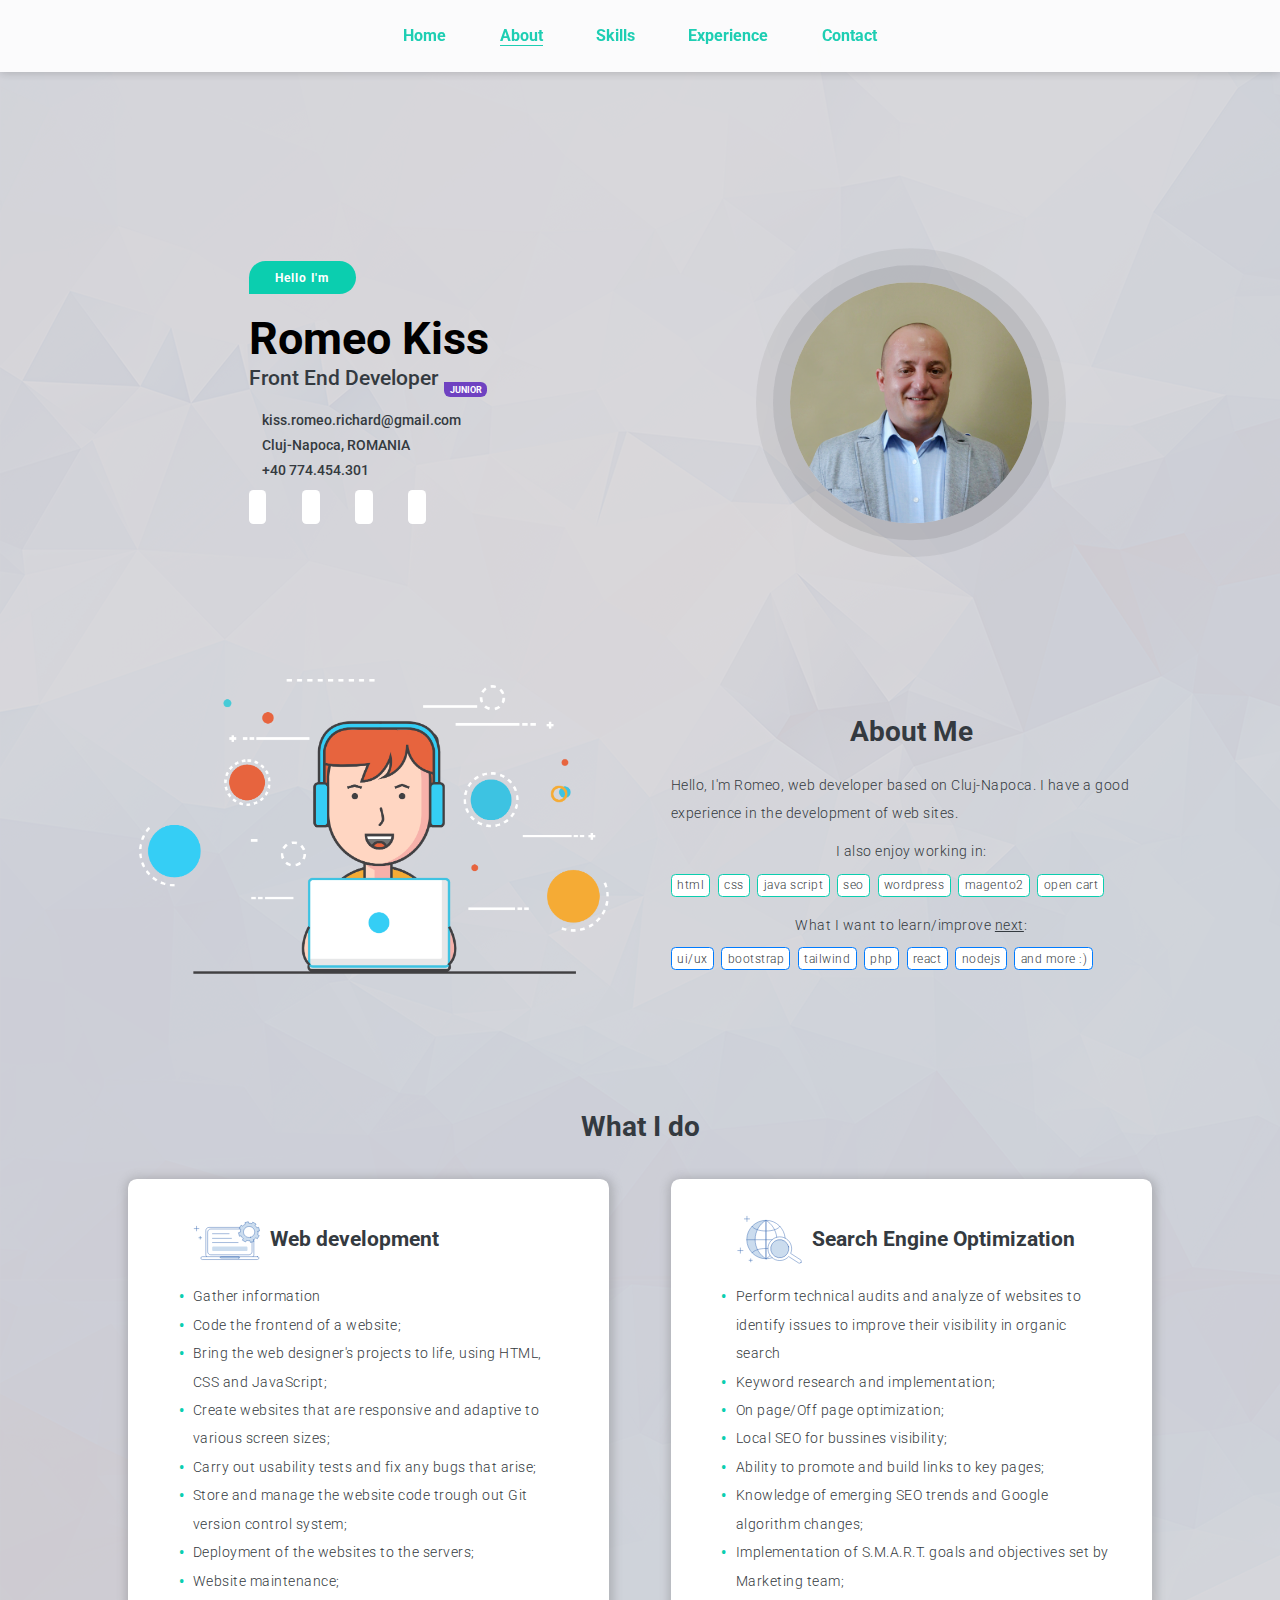
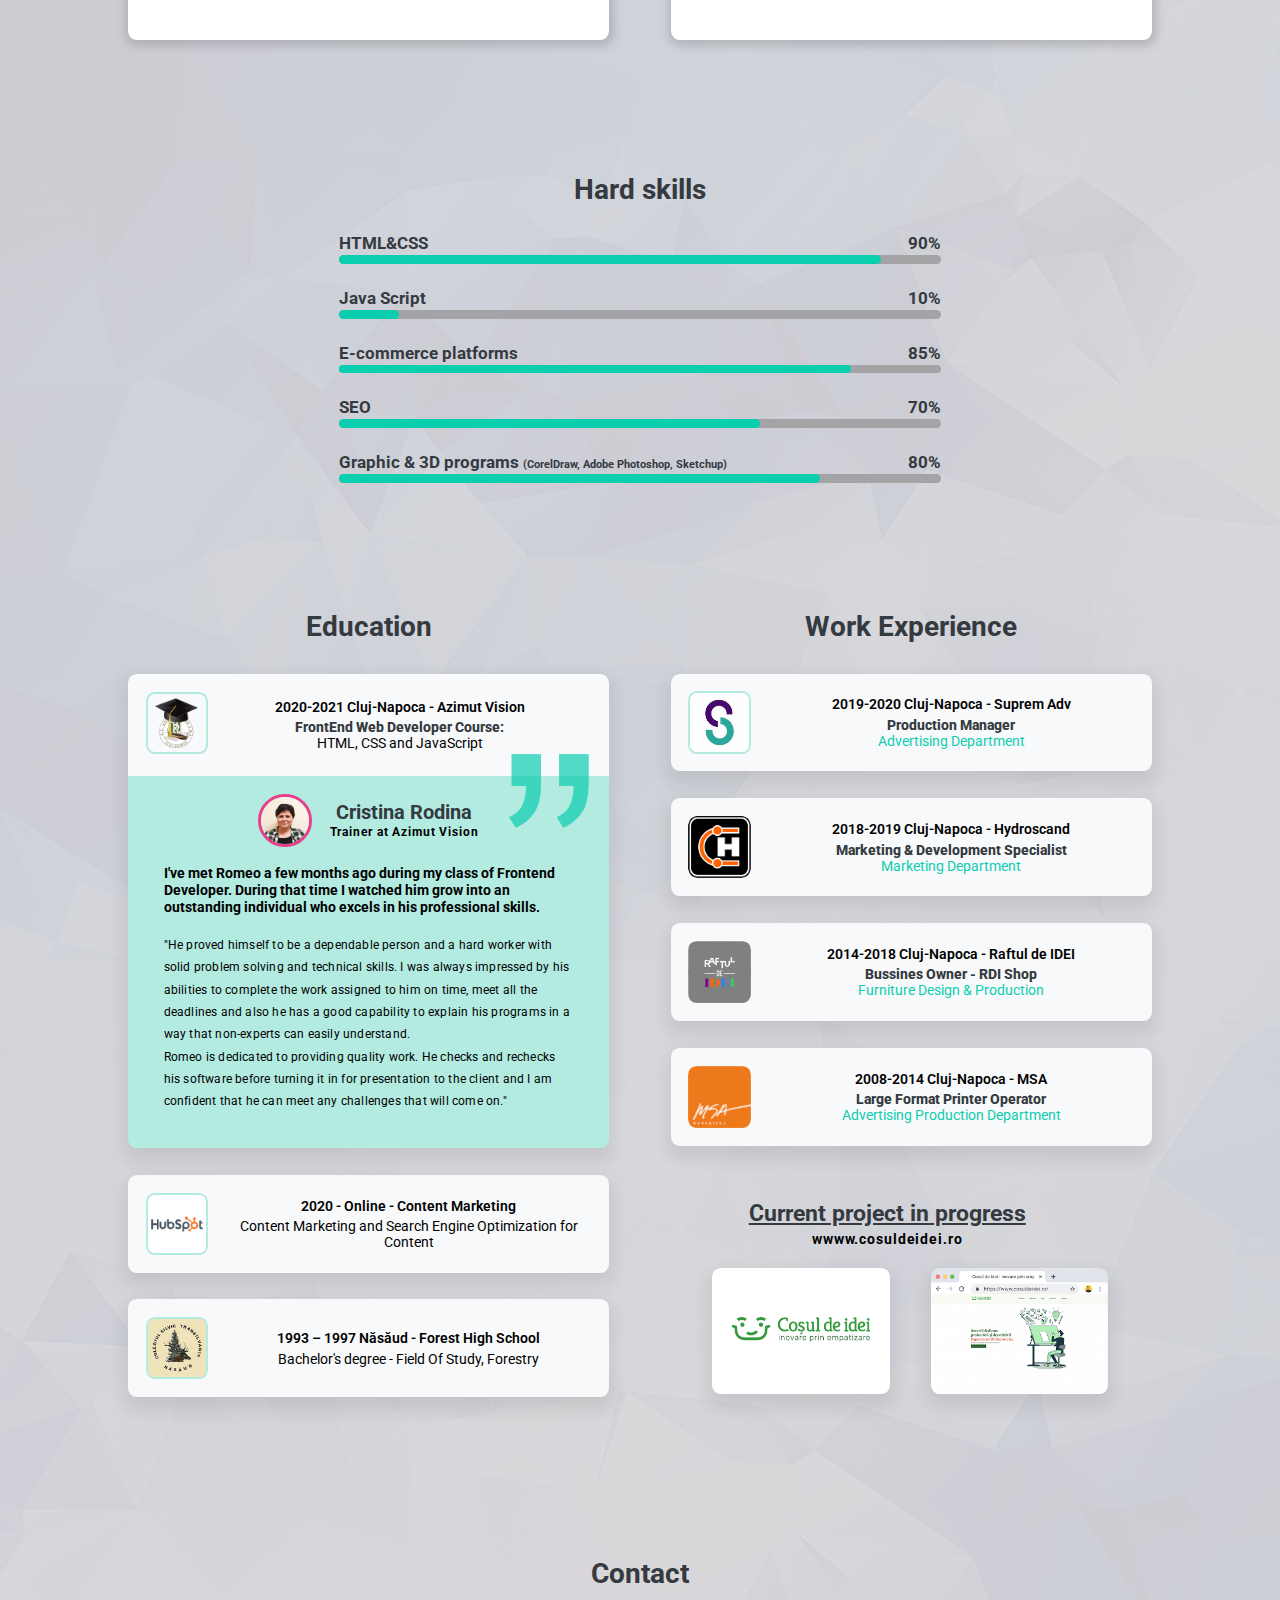
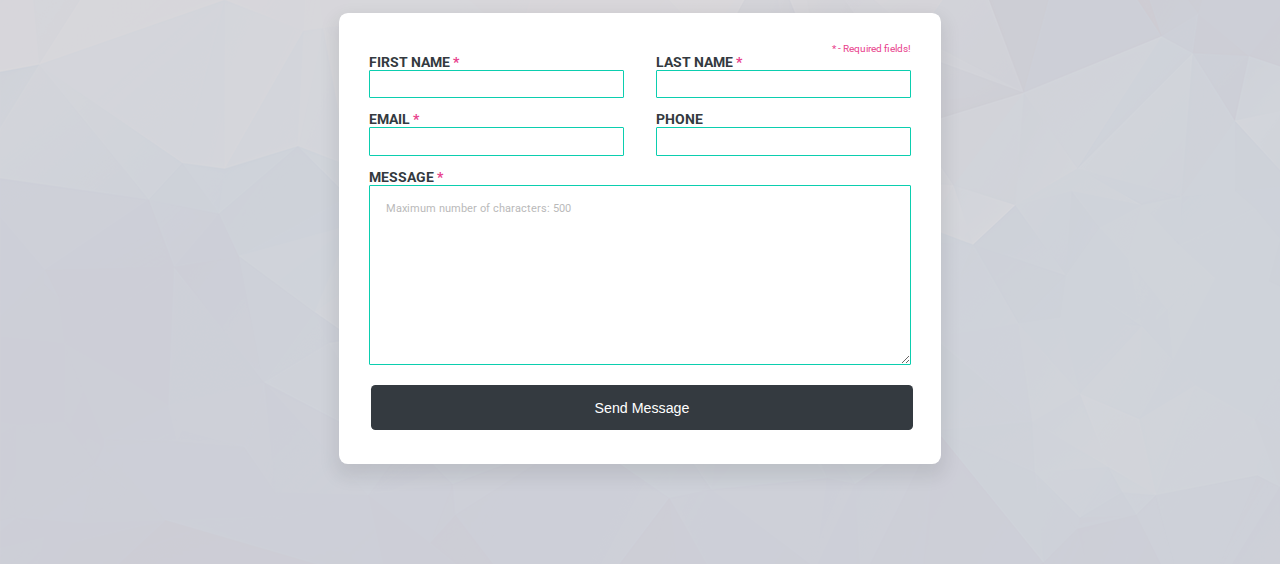
<file: back-up/10 - Mobile menu 3/index.html>
<!DOCTYPE html>
<html lang="en">
  <head>
    <meta charset="UTF-8">
	<!-- HTML Meta Tags -->
    <title>Resume - Romeo Kiss</title>
    <meta name="description" content="Hello, I'm Romeo, web developer based on Cluj-Napoca.">

    <!-- Facebook Meta Tags -->
    <meta property="og:url" content="https://www.cosuldeidei.ro/resumes/romeo_kiss/">
    <meta property="og:type" content="website">
    <meta property="og:title" content="Resume - Romeo Kiss">
    <meta property="og:description" content="Hello, I'm Romeo, web developer based on Cluj-Napoca.">
    <meta property="og:image" content="https://www.cosuldeidei.ro/resumes/romeo_kiss/images/RomeoK-og.png">

    <!-- Twitter Meta Tags -->
    <meta name="twitter:card" content="summary_large_image">
    <meta property="twitter:domain" content="cosuldeidei.ro">
    <meta property="twitter:url" content="https://www.cosuldeidei.ro/resumes/romeo_kiss/">
    <meta name="twitter:title" content="Resume - Romeo Kiss">
    <meta name="twitter:description" content="Hello, I'm Romeo, web developer based on Cluj-Napoca.">
    <meta name="twitter:image" content="https://www.cosuldeidei.ro/resumes/romeo_kiss/images/Romeo_Kiss-og.png">

    <!-- Meta Tags Generated via https://www.opengraph.xyz -->
    <meta property="fb:app_id" content="2922293591336013" />
    
    
    <html lang="en" xml:lang="en" xmlns="http://www.w3.org/1999/xhtml"></html>
  <link rel="stylesheet" href="style.css" type="text/css">
  <link rel="preconnect" href="https://fonts.gstatic.com">
  <link href="https://fonts.googleapis.com/css2?family=Roboto:ital,wght@0,100;0,300;0,400;0,500;0,700;0,900;1,100;1,300;1,400;1,500;1,700;1,900&display=swap" rel="stylesheet">
  <link rel="icon" href="./images/favicon.png" type="image/png" sizes="16x16">
  <link rel="stylesheet" href="https://use.fontawesome.com/releases/v5.15.1/css/all.css" integrity="sha384-vp86vTRFVJgpjF9jiIGPEEqYqlDwgyBgEF109VFjmqGmIY/Y4HV4d3Gp2irVfcrp" crossorigin="anonymous">
  <script src="https://ajax.googleapis.com/ajax/libs/jquery/3.3.1/jquery.min.js"></script>
  <script src="script.js" defer></script>
  <meta name="viewport" content="width=device-width, initial-scale=1">
</head>
  <body>
      <header>                              <!-- NAVIGATION MENU-->
        
          <nav>
            <a href="#home" class="navItem"></a>
            <div>
                <ul class="navMenu">
                    <li class="homeNavItem navItem"><a href="#home">Home</a></li>
                    <li class="aboutNavItem navItem"><a href="#about">About</a></li>
                    <li class="skillsNavItem navItem"><a href="#skills">Skills</a></li>
                    <li class="experienceNavItem navItem"><a href="#experience">Experience</a></li>
                    <li class="contactNavItem navItem"><a href="#contact">Contact</a></li>
                </ul>
            </div>
          </nav>
      </header>
      <main>                              <!-- MAIN CONTENT-->
        <section class="home" id="home">
            <div class="home_space"></div>
            <div class="home-grid">
                <div class="col_left">
                    <div class="who">
                        <div><span class="hello">Hello I'm</span></div>
                        <h1>Romeo Kiss</h1>
                        <h2>Front End Developer</h2>
                        <div class="junior">JUNIOR</div>
                        <div class="first_contact">
                            <ul>
                                <li>					
                                    <a href="mailto:kiss.romeo.richard@gmail.com" class="first_email" aria-label="Email"><i class="fas fa-envelope"></i>kiss.romeo.richard@gmail.com</a>
                                </li>                           
                                <li>						
                                    <a href="https://goo.gl/maps/JnR5PC6mcBXF9mMG6"><i class="fas fa-map-marker-alt"></i>Cluj-Napoca, ROMANIA</a>
                                </li>
                                <li>						
                                    <a href="tel:+40-774454301" aria-label="Phone"><i class="fas fa-phone-alt"></i>+40 774.454.301</a>
                                </li>
                            </ul>
                        </div>
                        <div class="first_social">
                            <a href="https://www.linkedin.com/in/romeo-kiss-0446651b/" title="Linkedin" target="_blank" aria-label="Linkedin"><i class="fab fa-linkedin-in"></i></a>
                            <a href="https://www.freecodecamp.org/fcca0f1518b-d534-4741-ac0e-d5bbceb8e472/" title="Freecodecamp" target="_blank" aria-label="Freecodecamp"><i class="fab fa-free-code-camp"></i></a>
                            <a href="https://github.com/RomeoKs" target="_blank" aria-label="GitHub" title="GitHub"><i class="fab fa-github"></i></a>
                            <a href="https://www.frontendmentor.io/profile/RomeoKs" title="FrontEnd Mentor" target="_blank" aria-label="Frontend Mentor"><i class="fas fa-code"></i></a>
                        </div>	
                    </div>
                </div>
                <div class="col_right">
                    <picture class="me">
                        <img src="./images/Romeo_Kiss.png" alt="Romeo Kiss">
                    </picture>
                </div>
                
            </div>
        </section>
        <div class="about_space" id="about"></div>
        <section class="about">
                <div class="ab_image">
                    <img src="./images/about_me.png" alt="About Me">
                </div>
                <div class="ab_text">
                    <h2>About Me</h2>
                        <p class="know">Hello, I'm Romeo, web developer based on Cluj-Napoca. 
                            I have a good experience in the development of web sites.</p>
                            <p class="learn">I also enjoy working in:</p>
                        <ul class="ab_ul1">
                            <li>html</li>
                            <li>css</li>
                            <li>java script</li>
                            <li>seo</li>
                            <li>wordpress</li>
                            <li>magento2</li>
                            <li>open cart</li>
                        </ul>
                    <p class="learn">What I want to learn/improve <span>next</span>:</p>
                    <ul class="ab_ul2">
                        <li>ui/ux</li>
                        <li>bootstrap</li>
                        <li>tailwind</li>
                        <li>php</li>
                        <li>react</li>
                        <li>nodejs</li>                        
                        <li>and more :)</li>
                    </ul>
                </div>
        </section>
        <div class="about_space"></div>
        
        <section>
            <div class="what">
            <h2>What I do</h2>
			<div class="what_grid">
				<div class="webdev">
                    <div class="webdev_title">
                        <img src="./images/icons/webdev.svg" alt="Web Development">
                        <h3>Web development</h3>
                    </div>
						<ul>
                            <li>Gather information</li>
							<li>Code the frontend of a website;</li>
							<li>Bring the web designer's projects to life, using HTML, CSS and JavaScript;</li>
							<li>Create websites that are responsive and adaptive to various screen sizes;</li>
							<li>Carry out usability tests and fix any bugs that arise;</li>
							<li>Store and manage the website code trough out Git version control system;</li>
							<li>Deployment of the websites to the servers;</li>
                            <li>Website maintenance;</li>
						</ul>
				</div>
				<div class="seo">
                    <div class="seo_title">
                        <img src="./images/icons/seo.svg" alt="SEO">
                        <h3>Search Engine Optimization</h3>
                    </div>
                            <ul class="seo_ul">
                                <li>Perform technical audits and analyze of websites to identify issues to improve their visibility in organic search</li>
                                <li>Keyword research and implementation;</li>
                                <li>On page/Off page optimization;</li>
                                <li>Local SEO for bussines visibility;</li>
                                <li>Ability to promote and build links to key pages;</li>
                                <li>Knowledge of emerging SEO trends and Google algorithm changes;</li>
                                <li>Implementation of S.M.A.R.T. goals and objectives set by Marketing team;</li>
                            </ul>
				</div>
            </div>
        </div>
        </section>
        <div class="skills_space" id="skills"></div>
        <section class="skills">
            <div class="tech">
                <h2>Hard skills</h2>
                    <div class="skills_wrap">
                        <div class="h_skill">
                            <div class="info">
                                <div class="sk_name">HTML&amp;CSS</div>
                                <div class="sk_percent">90%</div>
                            </div>
                            <div class="progress_bar">
                                <div class="percent_bar_html"></div>
                            </div>
                        </div>
                        <div class="h_skill">
                            <div class="info">
                                <div class="sk_name">Java Script</div>
                                <div class="sk_percent">10%</div>
                            </div>
                            <div class="progress_bar">
                                <div class="percent_bar_js"></div>
                            </div>
                        </div>
                        <div class="h_skill">
                            <div class="info">
                                <div class="sk_name">E-commerce platforms</div>
                                <div class="sk_percent">85%</div>
                            </div>
                            <div class="progress_bar">
                                <div class="percent_bar_cms"></div>
                            </div>
                        </div>
                        <div class="h_skill">
                            <div class="info">
                                <div class="sk_name">SEO</div>
                                <div class="sk_percent">70%</div>
                            </div>
                            <div class="progress_bar">
                                <div class="percent_bar_seo"></div>
                            </div>
                        </div>
                        <div class="h_skill">
                            <div class="info">
                                <div class="sk_name">Graphic & 3D programs <span class="graphic_prg">(CorelDraw, Adobe Photoshop, Sketchup)</span></div>
                                <div class="sk_percent">80%</div>
                            </div>
                            <div class="progress_bar">
                                <div class="percent_bar_gr"></div>
                            </div>
                        </div>
                    </div>
                </div>
        </section>
        <div class="exp_space" id="experience"></div>
        <section class="experience">
            <div class="education">
                <h2>Education</h2>
                <div class="azimut">
                    
                    <div class="azimut_top">
                        <div class="azimut_header">
                            <a href="https://azimutvision.ro/course/program-pregatire-front-end-developer-cluj-napoca-acreditat/" target="_blank"><img src="./images/logo-azimut.png" alt="Azimut Vision"></a>
                        </div>
                        <div class="azimut_info">
                            <div class="year"><a href="https://azimutvision.ro/course/program-pregatire-front-end-developer-cluj-napoca-acreditat/" target="_blank">2020-2021 Cluj-Napoca - Azimut Vision</a></div>
                            <div class="job">FrontEnd Web Developer Course:</div>
                            <div class="learned">HTML, CSS and JavaScript</div>
                        </div>
                    </div>
                    <div class="testimonial">
                        <img src="./images/quote.png" class="quote" alt="quote">
                        <div class="cristina">
                            <img src="./images/cristina.jpg" alt="Cristina Rodina - Trainer at Azimut Vision">
                            <div class="testimonial_header">
                                <h4>Cristina Rodina</h4>
                                <h5>Trainer at Azimut Vision</h5>
                            </div>
                        </div>
                                  
                        <p class="p1">I've met Romeo a few months ago during my class of Frontend Developer.
                            During that time I watched him grow into an outstanding individual who excels in his professional skills.</p>
                            <p class="p2">"He proved himself to be a dependable person and a hard worker with solid problem solving and technical skills.
                            I was always impressed by his abilities to complete the work assigned to him on time, meet all the deadlines and also he has a good capability to explain his programs in a way that non-experts can easily understand.
                            <br>Romeo is dedicated to providing quality work. He checks and rechecks his software before turning it in for presentation to the client and I am confident that he can meet any challenges that will come on."</p>
                    </div>
                </div>
                <div class="hubspot">
                    <div class="edu_header">
                        <a href="https://academy.hubspot.com/courses/content-marketing?library=true" target="_blank"><img src="./images/HubSpot-logo.jpg" alt="Hubspot Academy"></a>
                        <div class="edu_info">
                            <div class="year"><a href="https://academy.hubspot.com/courses/content-marketing?library=true" target="_blank">2020 - Online - Content Marketing</a></div>
                            <div class="learned">Content Marketing and Search Engine Optimization for Content</div>
                        </div>
                    </div>
                </div>
                <div class="bachelor">
                    <div class="edu_header">
                        <img src="./images/logo-bachelor.jpg" alt="Liceul Silvic Năsăud">
                        <div class="edu_info">
                            <div class="year"><a href="https://www.silvic-nasaud.ro/" target="_blank">1993 – 1997 Năsăud - Forest High School</a></div>
                            <div class="learned">Bachelor's degree - Field Of Study, Forestry</div>
                        </div>
                    </div>
                </div>
            </div>
            <div class="work_exp">
                <h2>Work Experience</h2>
                <div class="work_grid">
                    <div class="suprem">
                        <a href="https://supremoffice.ro/" target="_blank" title="Suprem Advertising"><img src="./images/logo-suprem.jpg" alt="Supremoffice"></a>
                        <div class="company">
                            <div class="year"><a href="https://supremoffice.ro/" target="_blank" title="Suprem Advertising">2019-2020 Cluj-Napoca - Suprem Adv</a></div>
                            <div class="job">Production Manager</div>
                            <div class="department">Advertising Department</div>
                        </div>
                    </div>
                    <div class="hydroscand">
                        <a href="https://hydroparts.ro/" target="_blank" title="Hydroscand"><img src="./images/logo-hydroscand.png" alt="Hydroscand"></a>
                        <div class="company">
                            <div class="year"><a href="https://hydroparts.ro/" target="_blank" title="Hydroscand">2018-2019 Cluj-Napoca - Hydroscand</a></div>
                            <div class="job">Marketing & Development Specialist</div>
                            <div class="department">Marketing Department</div>
                        </div>
                    </div>
                    <div class="rdi">
                            <img src="./images/logo RDI SHOP.png" alt="Raftul de IDEI" title="Raftul de IDEI">
                        <div class="company">
                            <div class="year">2014-2018 Cluj-Napoca - Raftul de IDEI</div>
                            <div class="job">Bussines Owner - RDI Shop</div>
                            <div class="department">Furniture Design & Production</div>
                        </div>
                    </div>
                    <div class="msa">
                        <a href="https://signage.msa.ro/" target="_blank" title="MSA"><img src="./images/logo-msa.png" alt="MSA"></a>
                        <div class="company">
                            <div class="year"><a href="https://signage.msa.ro/" target="_blank" title="MSA">2008-2014 Cluj-Napoca - MSA</a></div>
                            <div class="job">Large Format Printer Operator</div>
                            <div class="department">Advertising Production Department</div>
                        </div>
                    </div>
                    <div class="codi">
                        <h4>Current project in progress</h4>
                        <h5><a href="https://cosuldeidei.ro/" target="_blank" title="Cosuldeidei.ro">wwww.cosuldeidei.ro</a></h5>
                        <div class="codi_grid">
                            <a href="https://cosuldeidei.ro/" target="_blank" title="Cosuldeidei.ro"><img src="./images/logo-Codi.png" alt="Codi"></a>
                            <a href="https://cosuldeidei.ro/" target="_blank" title="Cosuldeidei.ro"><img src="./images/Codi.png" alt="Codi"></a>
                        </div>
                    </div>
                </div>
            </div>
        </section>
        <div class="contact_space"></div>
        <section class="contact" id="contact">
            <h2>Contact</h2>
            <div class="contact_grid">
                <div class="contact_form">
                    <div class="required">* - Required fields!</div>
                    <form action="mail.php" method="POST">
                        
                            <div class="fname_contact">
                                <label for="fname">First name<span class="req">*</span></label>
                                <input type="text" id="fname"  title="Type your first name"required name="firstName">
                            </div>
                            <div class="lname_contact">
                                <label for="lname">Last name<span class="req">*</span></label>
                                <input type="text" id="lname" title="Type your last name" required name="lastName">
                            </div>


                            <div class="email_contact">
                                <label for="email">Email<span class="req">*</span></label>
                                <input type="email" id="email"  required name="email">
                            </div>
                            <div class="phone_contact">
                                <label for="phone">Phone</label>
                                <input type="phone" id="phone" title="Phone number not required" name="phone">
                            </div>

                        <div class="message_contact">
                            <label for="message">Message<span class="req">*</span></label><br>
                            <textarea maxlength="500" name="message" id="message" cols="30" rows="10" required placeholder="Maximum number of characters: 500"></textarea><br>
                        </div>
                        <div class="submit_message">    
                            <input type="submit" name="submit" value="Send Message">
                        </div>
                    </form>
                </div>
            </div>
        </section>
      </main>
      <footer>
      </footer>
  </body>
  </html>
</file>
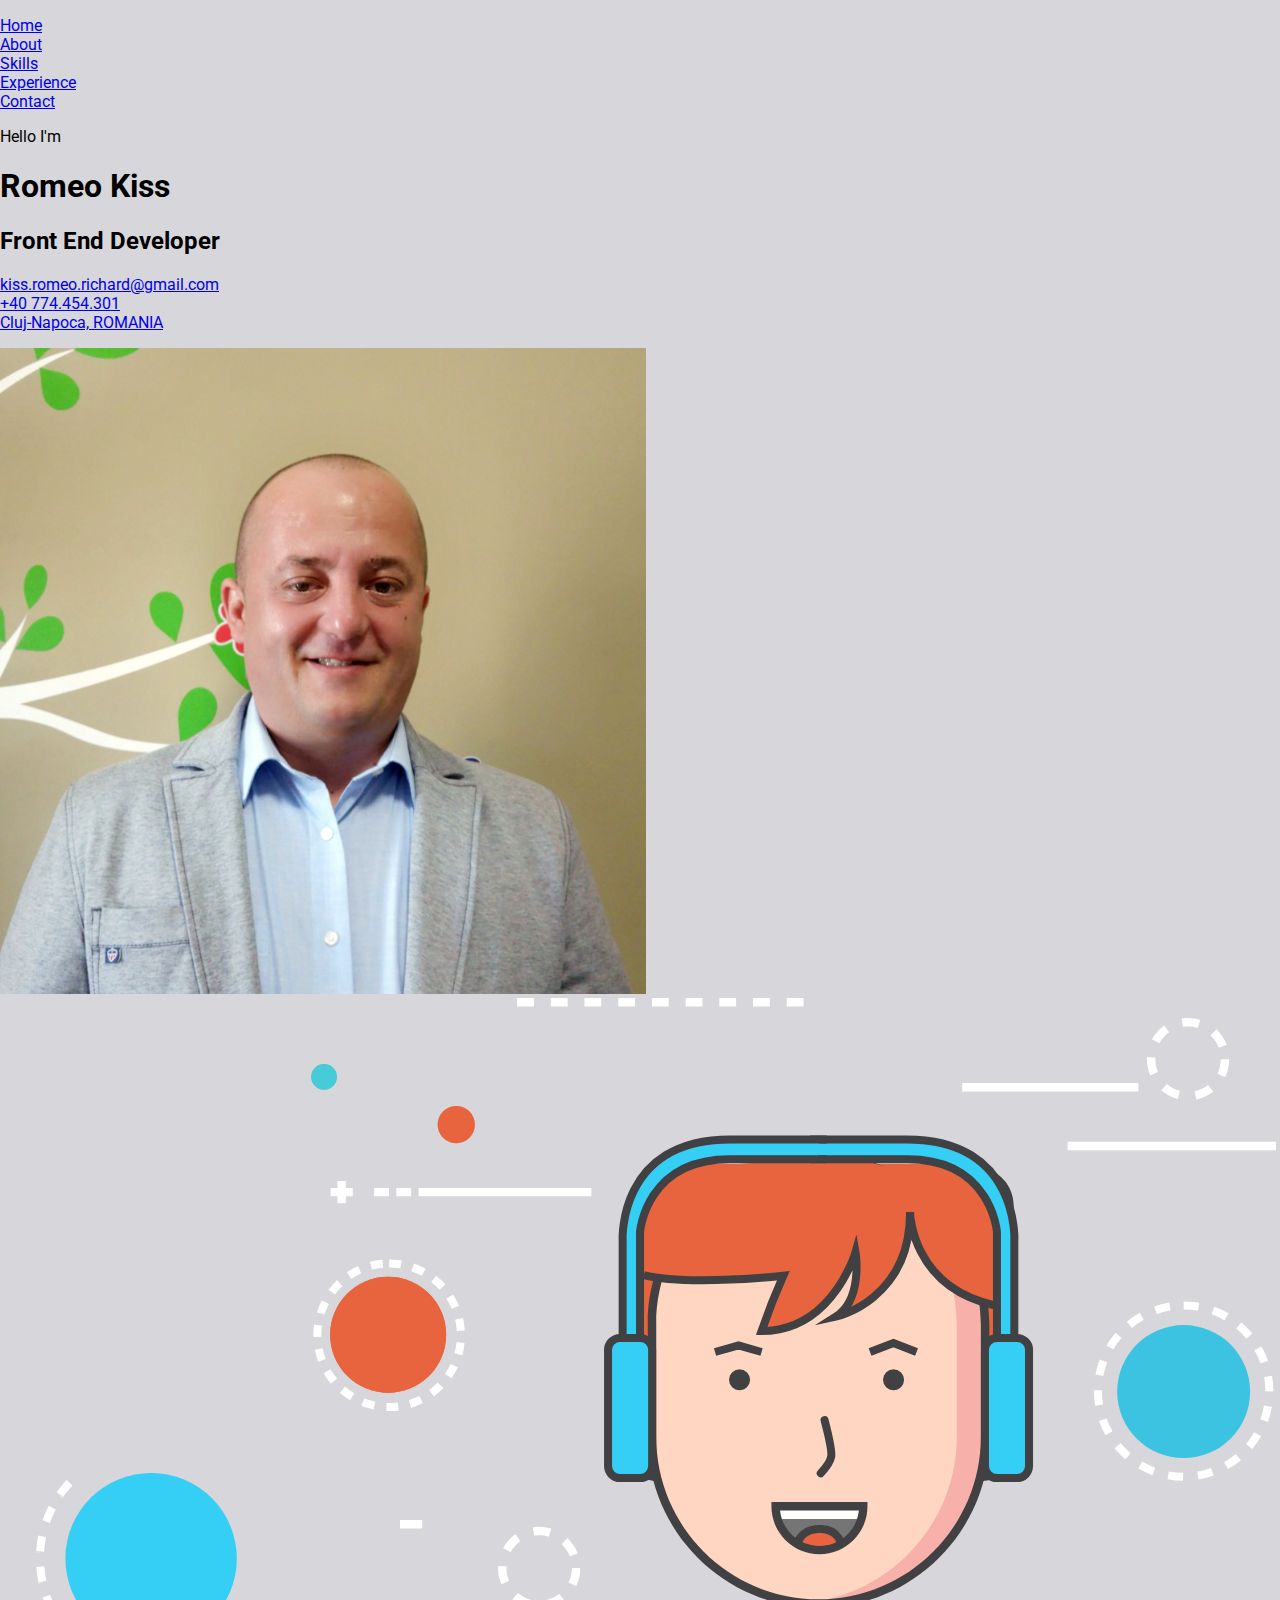
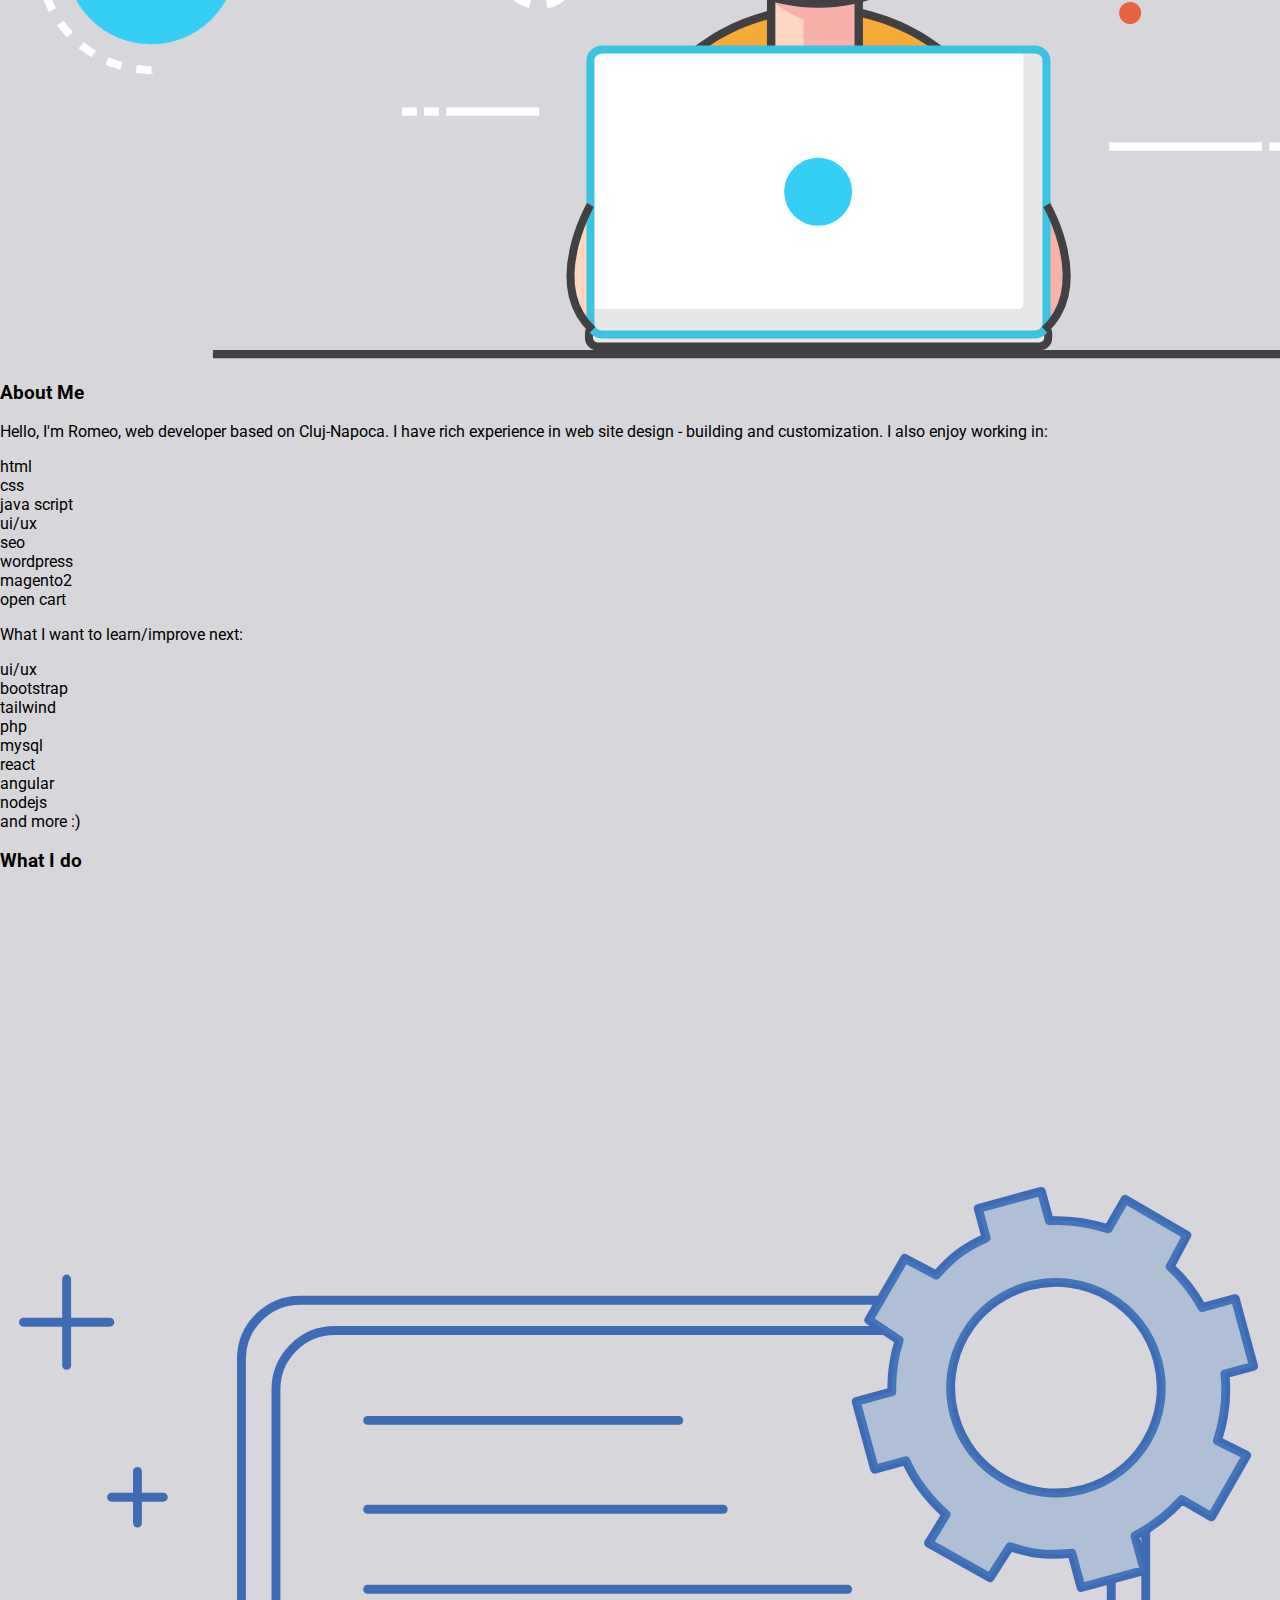
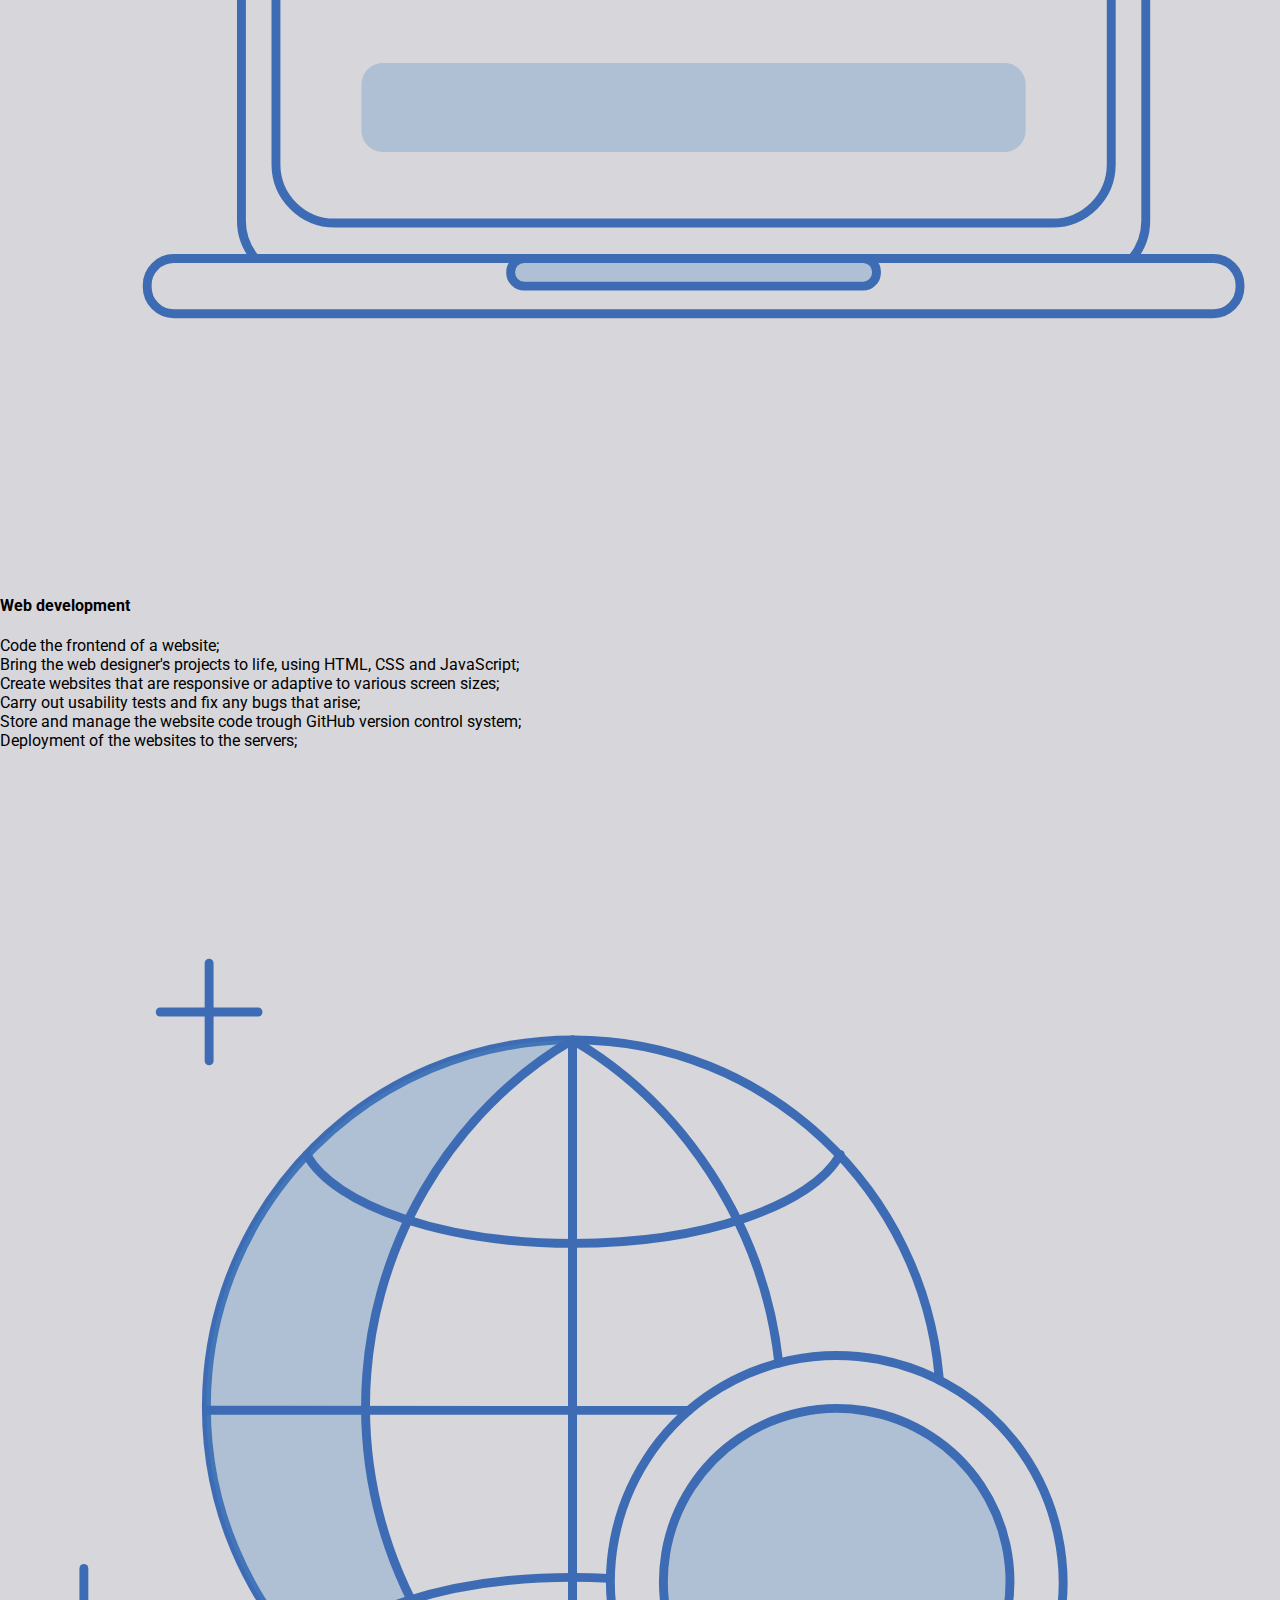
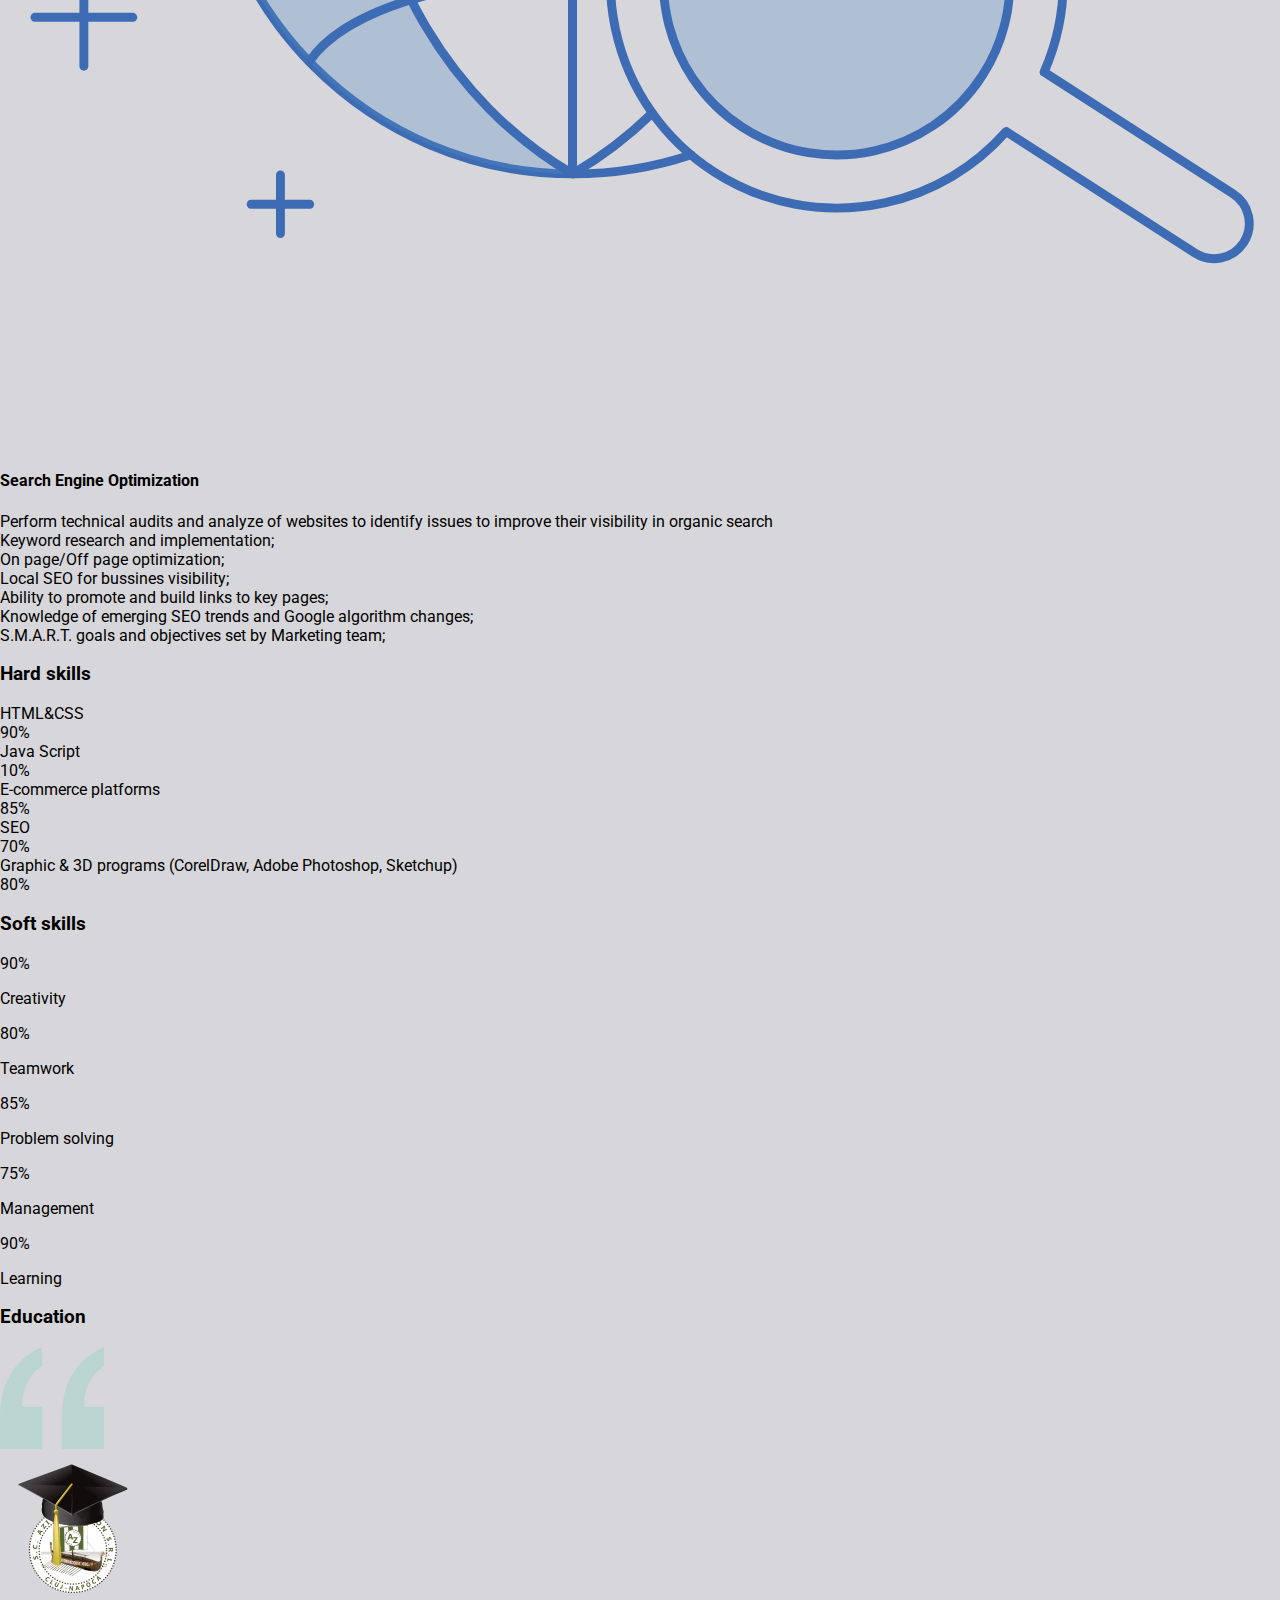
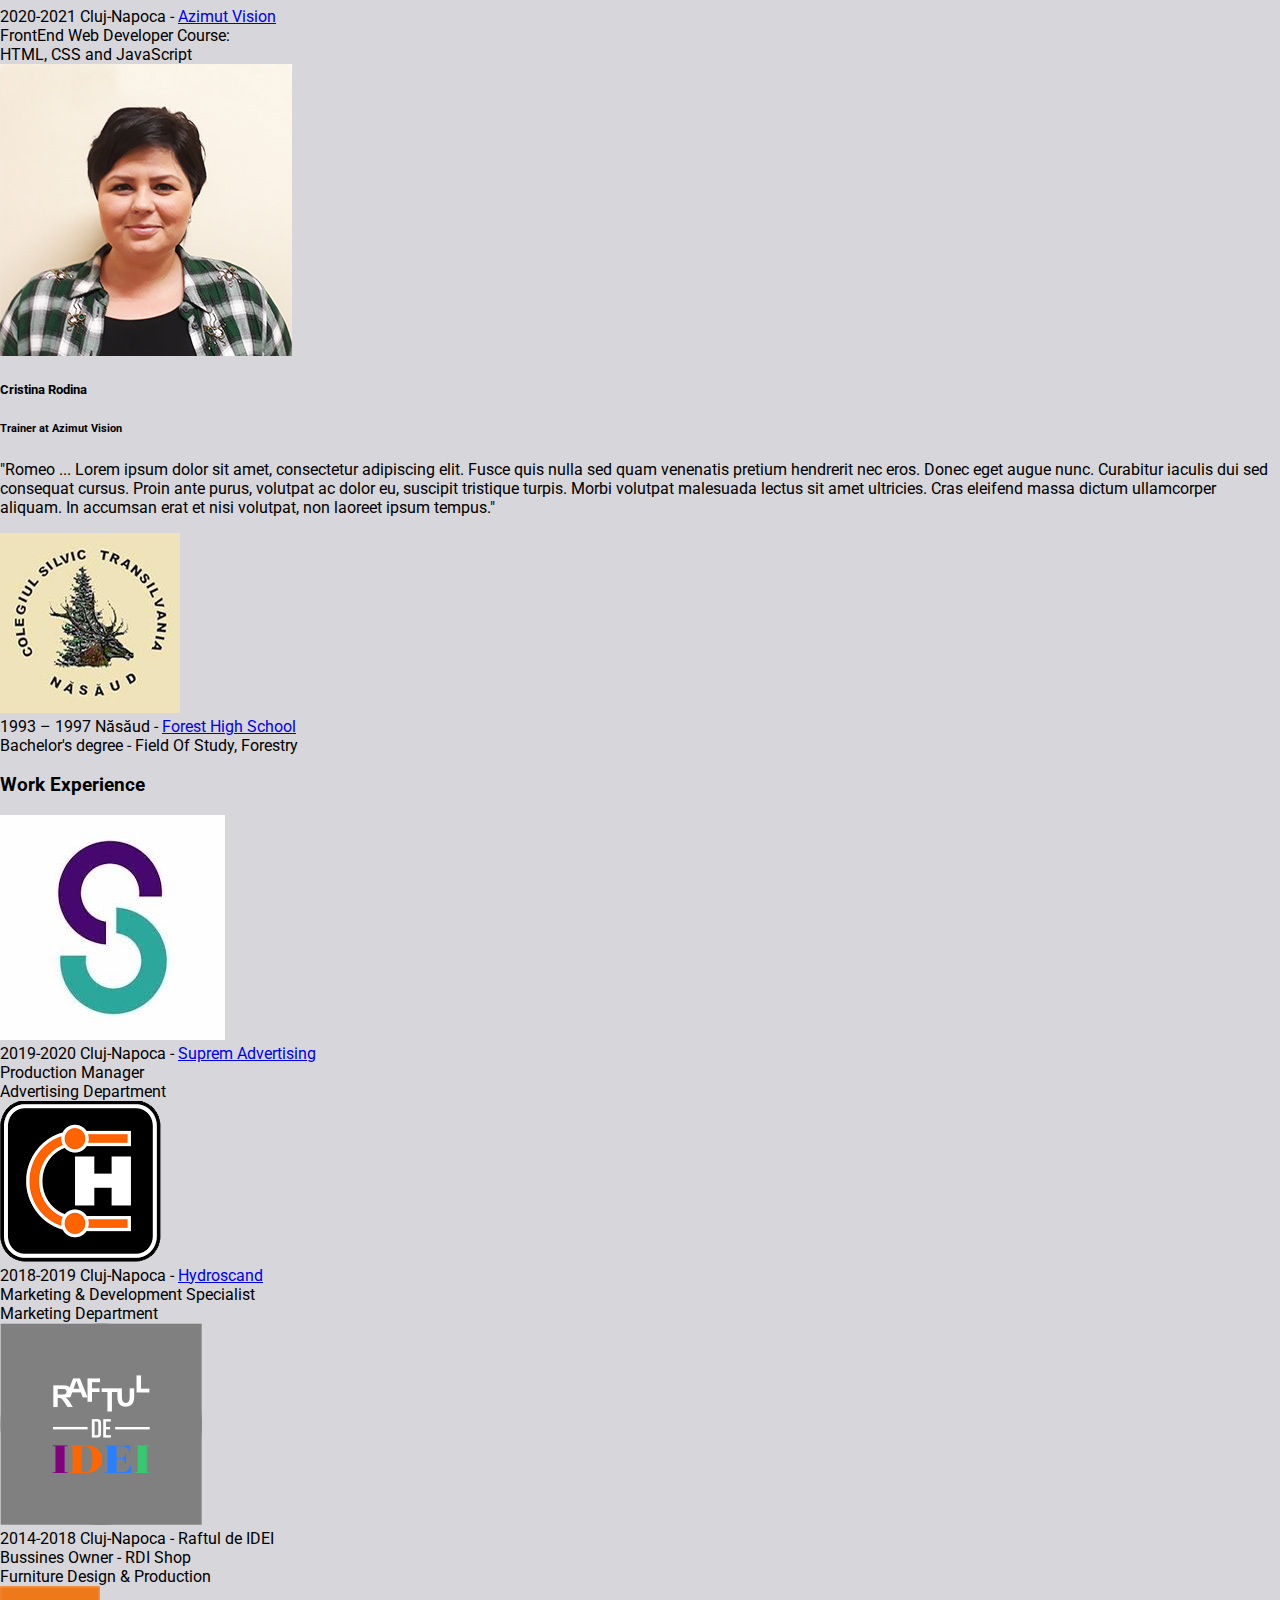
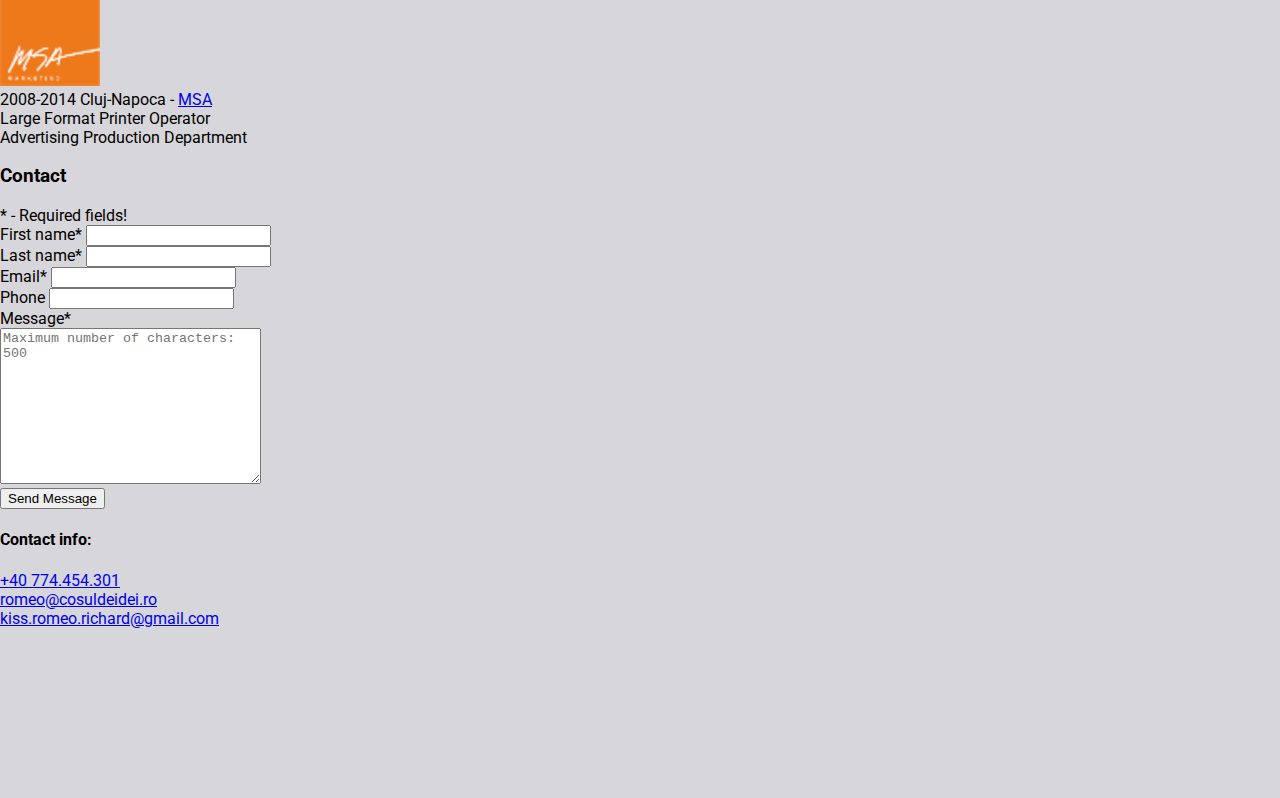
<file: resumes/romeo-kiss/index.html>
<!DOCTYPE html>
<html lang="en">
  <head>
    <meta charset="UTF-8">
	<!-- HTML Meta Tags -->
    <title>Resume - Romeo Kiss</title>
    <meta name="description" content="Hello, I'm Romeo, web developer based on Cluj-Napoca.">

    <!-- Facebook Meta Tags -->
    <meta property="og:url" content="https://www.cosuldeidei.ro/resumes/romeo_kiss/">
    <meta property="og:type" content="website">
    <meta property="og:title" content="Resume - Romeo Kiss">
    <meta property="og:description" content="Hello, I'm Romeo, web developer based on Cluj-Napoca.">
    <meta property="og:image" content="https://www.cosuldeidei.ro/resumes/romeo_kiss/images/RomeoK-og.png">

    <!-- Twitter Meta Tags -->
    <meta name="twitter:card" content="summary_large_image">
    <meta property="twitter:domain" content="cosuldeidei.ro">
    <meta property="twitter:url" content="https://www.cosuldeidei.ro/resumes/romeo_kiss/">
    <meta name="twitter:title" content="Resume - Romeo Kiss">
    <meta name="twitter:description" content="Hello, I'm Romeo, web developer based on Cluj-Napoca.">
    <meta name="twitter:image" content="https://www.cosuldeidei.ro/resumes/romeo_kiss/images/Romeo_Kiss-og.png">

    <!-- Meta Tags Generated via https://www.opengraph.xyz -->
    <meta property="fb:app_id" content="2922293591336013" />
    
    

  <link rel="stylesheet" href="style.css" type="text/css">
  <link href="https://fonts.googleapis.com/css2?family=Roboto:ital,wght@0,100;0,300;0,400;0,500;0,700;0,900;1,100;1,300;1,400;1,500;1,700;1,900&display=swap" rel="stylesheet">
  <link rel="icon" href="./images/favicon.png" type="image/png" sizes="16x16">
  <link rel="stylesheet" href="https://use.fontawesome.com/releases/v5.15.1/css/all.css" integrity="sha384-vp86vTRFVJgpjF9jiIGPEEqYqlDwgyBgEF109VFjmqGmIY/Y4HV4d3Gp2irVfcrp" crossorigin="anonymous">
  <meta name="viewport" content="width=device-width, initial-scale=1">
</head>
  <body>
      <header>
          <nav>
            <div class="menu">
                <ul class="nav_item"  id="home">
                    <li class="nav_link"><a href="#home">Home</a></li>
                    <li class="nav_link"><a href="#about">About</a></li>
                    <li class="nav_link"><a href="#skills">Skills</a></li>
                    <li class="nav_link"><a href="#experience">Experience</a></li>
                    <li class="nav_link"><a href="#contact">Contact</a></li>
                </ul>
            </div>
          </nav>
      </header>
      <main>
        <section class="who_wrap">
            <div class="col_left">
                <div class="who">
                    <div><span class="hello">Hello I'm</span></div>
                    <h1>Romeo Kiss</h1>
                    <h2>Front End Developer</h2>
                    <div class="first_contact">
                        <ul>
                            <li>					
                                <a href="mailto:kiss.romeo.richard@gmail.com" class="first_email" aria-label="Email"><i class="fas fa-envelope"></i>kiss.romeo.richard@gmail.com</a>
                            </li>
                            <li>						
                                <a href="tel:+40-774454301" aria-label="Phone"><i class="fas fa-phone-alt"></i>+40 774.454.301</a>
                            </li>
                            <li>						
                                <a href="https://goo.gl/maps/JnR5PC6mcBXF9mMG6"><i class="fas fa-map-marker-alt"></i>Cluj-Napoca, ROMANIA</a>
                            </li>
                        </ul>
                    </div>
                    <div class="first_social" id="about">
                        <a href="https://www.linkedin.com/in/romeo-kiss-0446651b/" title="Linkedin" target="_blank" aria-label="Linkedin"><i class="fab fa-linkedin-in"></i></a>
                        <a href="https://www.freecodecamp.org/fcca0f1518b-d534-4741-ac0e-d5bbceb8e472/" title="Freecodecamp" target="_blank" aria-label="Freecodecamp"><i class="fab fa-free-code-camp"></i></a>
                        <a href="https://github.com/RomeoKs" target="_blank" aria-label="GitHub" title="GitHub"><i class="fab fa-github"></i></a>
                        <a href="https://www.frontendmentor.io/profile/RomeoKs" title="FrontEnd Mentor" target="_blank" aria-label="Frontend Mentor"><i class="fas fa-code"></i></a>
                    </div>	
                </div>
            </div>
            <div class="col_right">
                <picture class="me">
                    <img src="./images/Romeo_Kiss.png" alt="Romeo Kiss">
                </picture>
            </div>
        </section>
        <section class="about_me">
                <div class="ab_image">
                    <img src="./images/about_me.png" alt="About Me">
                </div>
                <div class="ab_text">
                    <h3>About Me</h3>
                        <p class="know">Hello, I'm Romeo, web developer based on Cluj-Napoca. 
                            I have rich experience in web site design - building and customization. 
                            I also enjoy working in:</p>
                        <ul class="ab_ul1">
                            <li>html</li>
                            <li>css</li>
                            <li>java script</li>
                            <li>ui/ux</li>
                            <li>seo</li>
                            <li>wordpress</li>
                            <li>magento2</li>
                            <li>open cart</li>
                        </ul>
                    <!--Download Resume Button
                    <button class="button_dl" aria-label="Download">
                        <a href="#">Download CV<i class="fas fa-file-download"></i></a>
                    </button>
                    -->
                    <p class="learn">What I want to learn/improve <span>next</span>:</p>
                    <ul class="ab_ul2">
                        <li>ui/ux</li>
                        <li>bootstrap</li>
                        <li>tailwind</li>
                        <li>php</li>
                        <li>mysql</li>
                        <li>react</li>
                        <li>angular</li>
                        <li>nodejs</li>                        
                        <li>and more :)</li>
                    </ul>
                </div>
        </section>
        <div class="skills_scroll" id="skills"></div>
        <section class="what">
            <h3 class="what_title">What I do</h3>
			<div class="what_grid">
				<div class="webdev">
                    <div class="webdev_title">
                        <img src="./images/icons/webdev.svg" alt="Web Development">
                        <h4>Web development</h4>
                    </div>
						<ul>
							<li>Code the frontend of a website;</li>
							<li>Bring the web designer's projects to life, using HTML, CSS and JavaScript;</li>
							<li>Create websites that are responsive or adaptive to various screen sizes;</li>
							<li>Carry out usability tests and fix any bugs that arise;</li>
							<li>Store and manage the website code trough GitHub version control system;</li>
							<li>Deployment of the websites to the servers;</li>
						</ul>
				</div>
				<div class="seo">
                    <div class="seo_title">
                        <img src="./images/icons/seo.svg" alt="SEO">
                        <h4>Search Engine Optimization</h4>
                    </div>
                            <ul class="seo_ul">
                                <li>Perform technical audits and analyze of websites to identify issues to improve their visibility in organic search</li>
                                <li>Keyword research and implementation;</li>
                                <li>On page/Off page optimization;</li>
                                <li>Local SEO for bussines visibility;</li>
                                <li>Ability to promote and build links to key pages;</li>
                                <li>Knowledge of emerging SEO trends and Google algorithm changes;</li>
                                <li>S.M.A.R.T. goals and objectives set by Marketing team;</li>
                            </ul>
				</div>
			</div>
        </section>
        <section class="skills">
            <div class="tech">
                <h3>Hard skills</h3>
                    <div class="skills_wrap">
                        <div class="h_skill">
                            <div class="info">
                                <div class="sk_name">HTML&amp;CSS</div>
                                <div class="sk_percent">90%</div>
                            </div>
                            <div class="progress_bar">
                                <div class="percent_bar_html"></div>
                            </div>
                        </div>
                        <div class="h_skill">
                            <div class="info">
                                <div class="sk_name">Java Script</div>
                                <div class="sk_percent">10%</div>
                            </div>
                            <div class="progress_bar">
                                <div class="percent_bar_js"></div>
                            </div>
                        </div>
                        <div class="h_skill">
                            <div class="info">
                                <div class="sk_name">E-commerce platforms</div>
                                <div class="sk_percent">85%</div>
                            </div>
                            <div class="progress_bar">
                                <div class="percent_bar_cms"></div>
                            </div>
                        </div>
                        <div class="h_skill">
                            <div class="info">
                                <div class="sk_name">SEO</div>
                                <div class="sk_percent">70%</div>
                            </div>
                            <div class="progress_bar">
                                <div class="percent_bar_seo"></div>
                            </div>
                        </div>
                        <div class="h_skill">
                            <div class="info">
                                <div class="sk_name">Graphic & 3D programs <span class="graphic_prg">(CorelDraw, Adobe Photoshop, Sketchup)</span></div>
                                <div class="sk_percent">80%</div>
                            </div>
                            <div class="progress_bar">
                                <div class="percent_bar_gr"></div>
                            </div>
                        </div>
                    </div>
                </div>
                
                <div class="professional">
                <h3>Soft skills</h3>
                    <div class="top-skill-progress">
                        <div class="skill-progress1">
                              <div class="circle-wrap">
                                <div class="circle">
                                  <div class="mask full">
                                    <div class="fill"></div>
                                  </div>
                                  <div class="mask half">
                                    <div class="fill"></div>
                                  </div>
                                  <div class="inside-circle"> 90% </div>
                                </div>
                                <p class="skill-title">Creativity</p>
                              </div>
                        </div>
                        <div class="skill-progress2">
                              <div class="circle-wrap">
                                <div class="circle">
                                  <div class="mask full">
                                    <div class="fill"></div>
                                  </div>
                                  <div class="mask half">
                                    <div class="fill"></div>
                                  </div>
                                  <div class="inside-circle"> 80% </div>
                                </div>
                                <p class="skill-title">Teamwork</p>
                              </div>
                        </div>
                        <div class="skill-progress3">
                          <div class="circle-wrap">
                            <div class="circle">
                              <div class="mask full">
                                <div class="fill"></div>
                              </div>
                              <div class="mask half">
                                <div class="fill"></div>
                              </div>
                              <div class="inside-circle"> 85% </div>
                            </div>
                            <p class="skill-title">Problem solving</p>
                          </div>
                        </div>
                    </div>
                    <div class="bottom-skill-progress">
                        <div class="skill-progress4">
                              <div class="circle-wrap">
                                <div class="circle">
                                  <div class="mask full">
                                    <div class="fill"></div>
                                  </div>
                                  <div class="mask half">
                                    <div class="fill"></div>
                                  </div>
                                  <div class="inside-circle"> 75% </div>
                                </div>
                                <p class="skill-title">Management</p>
                              </div>
                        </div>
                        <div class="skill-progress5">
                              <div class="circle-wrap">
                                <div class="circle">
                                  <div class="mask full">
                                    <div class="fill"></div>
                                  </div>
                                  <div class="mask half">
                                    <div class="fill"></div>
                                  </div>
                                  <div class="inside-circle"> 90% </div>
                                </div>
                                <p class="skill-title">Learning</p>
                              </div>
                        </div>
                    </div>
                </div>
        </section>
        <div  id=experience></div>
        <section class="experience">
            <div class="education">
                <h3>Education</h3>
                <div class="azimut">
                    <svg class="quote" width="104" height="102" xmlns="http://www.w3.org/2000/svg"><path d="M104 102V59.727H84.114c0-5.871.689-11.182 2.068-15.933 1.379-4.75 3.42-9.287 6.125-13.61C95.01 25.86 98.909 22.257 104 19.375V0c-9.758 4.27-17.712 9.874-23.864 16.813-6.151 6.939-10.712 14.545-13.681 22.818C63.485 47.904 62 59.941 62 75.74V102h42zm-62 0V59.727H22.114c0-5.871.689-11.182 2.068-15.933 1.379-4.75 3.42-9.287 6.125-13.61C33.01 25.86 36.909 22.257 42 19.375V0c-9.652 4.27-17.58 9.874-23.784 16.813C12.01 23.752 7.424 31.358 4.455 39.631 1.485 47.904 0 59.941 0 75.74V102h42z" fill=" rgba(19, 201, 170, 0.15)" fill-rule="nonzero"/></svg>
                    <div class="azimut_header">
                    <img src="./images/logo-azimut.png" alt="Azimut Vision">
                        <div class="azimut_info">
                            <div class="year">2020-2021 Cluj-Napoca - <a href="https://azimutvision.ro/course/program-pregatire-front-end-developer-cluj-napoca-acreditat/" target="_blank">Azimut Vision</a></div>
                            <div class="job">FrontEnd Web Developer Course:</div>
                            <div class="learned">HTML, CSS and JavaScript</div>
                        </div>
                    </div>
                    <div class="testimonial">
                        <img class="cristina" src="./images/cristina.jpg" alt="Cristina Rodina - Trainer at Azimut Vision">
                        <h5>Cristina Rodina</h5>
                        <h6>Trainer at Azimut Vision</h6>
                        <p>"Romeo ... Lorem ipsum dolor sit amet, 
                            consectetur adipiscing elit. Fusce quis nulla sed quam venenatis 
                            pretium hendrerit nec eros. Donec eget augue nunc. Curabitur iaculis dui sed 
                            consequat cursus. Proin ante purus, volutpat ac dolor eu, suscipit tristique turpis.
                            Morbi volutpat malesuada lectus sit amet ultricies. 
                            Cras eleifend massa dictum ullamcorper aliquam. 
                            In accumsan erat et nisi volutpat, non laoreet ipsum tempus."</p>
                    </div>
                </div>
                <div class="bachelor">
                    <div class="bachelor_header">
                        <img src="./images/logo-bachelor.jpg" alt="Liceul Silvic Năsăud">
                        <div class="bachelor_info">
                            <div class="year">1993 – 1997 Năsăud - <a href="https://www.silvic-nasaud.ro/" target="_blank">Forest High School</a></div>
                            <div class="learned">Bachelor's degree - Field Of Study, Forestry</div>
                        </div>
                    </div>
                </div>
            </div>
            <div class="work_exp">
                <h3>Work Experience</h3>
                <div class="suprem">
                    
                        <img src="./images/logo-suprem.jpg" alt="Supremoffice">
                    <div class="company">
                        <div class="year">2019-2020 Cluj-Napoca - <a href="https://supremoffice.ro/" target="_blank">Suprem Advertising</a></div>
                        <div class="job">Production Manager</div>
                        <div class="department">Advertising Department</div>
                    </div>
                </div>
                <div class="hydroscand">
                        <img src="./images/logo-hydroscand.png" alt="Hydroscand">
                    <div class="company">
                        <div class="year">2018-2019 Cluj-Napoca - <a href="https://hydroparts.ro/" target="_blank">Hydroscand</a></div>
                        <div class="job">Marketing & Development Specialist</div>
                        <div class="department">Marketing Department</div>
                    </div>
                </div>
                <div class="rdi">
                        <img src="./images/logo RDI SHOP.png" alt="Raftul de IDEI">
                    <div class="company">
                        <div class="year">2014-2018 Cluj-Napoca - Raftul de IDEI</div>
                        <div class="job">Bussines Owner - RDI Shop</div>
                        <div class="department">Furniture Design & Production</div>
                    </div>
                </div>
                <div class="msa">
                        <img src="./images/logo-msa.png" alt="MSA">
                    <div class="company">
                        <div class="year">2008-2014 Cluj-Napoca - <a href="https://signage.msa.ro/" target="_blank">MSA</a></div>
                        <div class="job">Large Format Printer Operator</div>
                        <div class="department">Advertising Production Department</div>
                    </div>
                </div>
            </div>
        </section>
        <section class="contact" id="contact">
            <h3>Contact</h3>
            <div class="contact_grid">
                <div class="contact_form">
                    <div class="required">* - Required fields!</div>
                    <form action="form.php" method="POST">
                        
                            <div class="fname_contact">
                                <label for="fname">First name<span class="req">*</span></label>
                                <input type="text" id="fname"  title="Type your first name"required name="firstName">
                            </div>
                            <div class="lname_contact">
                                <label for="lname">Last name<span class="req">*</span></label>
                                <input type="text" id="lname" title="Type your last name" required name="lastName">
                            </div>


                            <div class="email_contact">
                                <label for="email">Email<span class="req">*</span></label>
                                <input type="email" id="email"  required name="email">
                            </div>
                            <div class="phone_contact">
                                <label for="phone">Phone</label>
                                <input type="phone" id="phone" title="Phone number not required" name="phone">
                            </div>

                        <div class="message_contact">
                            <label for="message">Message<span class="req">*</span></label><br>
                            <textarea maxlength="500"name="message" id="message" cols="30" rows="10" required placeholder="Maximum number of characters: 500"></textarea><br>
                        </div>
                        <div class="submit_message">    
                            <input type="submit" value="Send Message">
                        </div>
                    </form>
                </div>
                <div class="contact_info2">
                    <h4>Contact info:</h4>
                    <div class="second_contact">
                        <ul>
                            <li>						
                                <a href="tel:+40-774454301" aria-label="Phone"><i class="fas fa-phone-alt"></i>+40 774.454.301</a>
                            </li>
                            <li>					
                                <a href="mailto:romeo@cosuldeidei.ro" class="first_email" aria-label="Email"><i class="fas fa-envelope"></i>romeo@cosuldeidei.ro</a>
                            </li>                            
                            <li>					
                                <a href="mailto:kiss.romeo.richard@gmail.com" class="first_email" aria-label="Email"><i class="fas fa-envelope"></i>kiss.romeo.richard@gmail.com</a>
                            </li>
                        </ul>
                    </div>
                    <!--
                    <div class="second_social">
                        <a class="social_hover" href="https://www.linkedin.com/in/romeo-kiss-0446651b/" title="Linkedin" target="_blank" aria-label="Linkedin"><i class="fab fa-linkedin-in"></i></a>
                        <a class="social_hover"href="https://www.freecodecamp.org/fcca0f1518b-d534-4741-ac0e-d5bbceb8e472/" title="Freecodecamp" target="_blank" aria-label="Freecodecamp"><i class="fab fa-free-code-camp"></i></a>
                        <a class="social_hover"href="https://github.com/RomeoKs" target="_blank" aria-label="GitHub" title="GitHub"><i class="fab fa-github"></i></a>
                        <a class="social_hover"href="https://www.frontendmentor.io/profile/RomeoKs" title="FrontEnd Mentor" target="_blank" aria-label="Frontend Mentor"><i class="fas fa-code"></i></a>
                    </div>
                    -->
                    <div class="contact_map">
                            <iframe src="https://www.google.com/maps/embed?pb=!1m18!1m12!1m3!1d87426.0138391941!2d23.546472695228317!3d46.78336428688032!2m3!1f0!2f0!3f0!3m2!1i1024!2i768!4f13.1!3m3!1m2!1s0x47490c1f916c0b8b%3A0xbbc601c331f148b!2sCluj-Napoca!5e0!3m2!1sro!2sro!4v1611570281595!5m2!1sro!2sro" frameborder="0" allowfullscreen="" title="Where I live" aria-hidden="false" tabindex="0" alt="Google Map"></iframe>
                    </div>                    
                </div>
            </div>
        </section>
      </main>
      <footer>
      </footer>
  </body>
  </html>
</file>
<file: style.css>
:root {
    --blue: #007bff;
    --indigo: #6610f2;
    --purple: #6f42c1;
    --light-purple: #d7caf0;
    --pink: #e83e8c;
    --opaque-green: rgba(19, 201, 170, 0.3);
    --green: #0bceaf;
    --cyan: #17a2b8;
    --white: #fff;
    --gray-light: #d7d6da;
    --gray-medium: #a4a4a7;
    --gray-dark: #343a40;
    --light: #f8f9fa;
}
/* || CSS reset */

html, body, div, span, applet, object, iframe,
h1, h2, h3, h4, h5, h6, p, blockquote, pre,
a, abbr, acronym, address, big, cite, code,
del, dfn, em, img, ins, kbd, q, s, samp,
small, strike, strong, sub, sup, tt, var,
b, u, i, center,
dl, dt, dd, ol, ul, li,
fieldset, form, label, legend,
table, caption, tbody, tfoot, thead, tr, th, td,
article, aside, canvas, details, embed, 
figure, figcaption, footer, header, hgroup, 
menu, nav, output, ruby, section, summary,
time, mark, audio, video {
	margin: 0;
	padding: 0;
	border: 0;
	font-size: 100%;
	font: inherit;
	vertical-align: baseline;
}
a {
    text-decoration: none;
    color: black;
    line-height: 0;
}
*, *:before, *:after {
    box-sizing: border-box;
}
/* || General styles*/

body {
    font-family: 'Roboto', sans-serif;
    background-color: var(--gray-light);
    font-size: 16px;
    background: url("./images/background.png");
    background-repeat: repeat;
    mix-blend-mode: normal;
    z-index: -2;
    position: absolute;
    left: 0;
    top: 0;
    width: 100%;
    height: 100%;
}
/* body::before {
    content: "";
    background: url("./images/background.png");
    background-repeat: repeat;
    mix-blend-mode: normal;
    z-index: -1;
    position: absolute;
    left: 0;
    top: 0;
    width: 100%;
    height: 100%;
    opacity: 0.3;
} */
li {
	list-style-type: none;
}
ul {
	padding-left: 0px;
}
html {
	box-sizing: border-box;
	text-rendering: optimizeLegibility;
	-webkit-font-smoothing: antialiased;
	scroll-behavior: smooth;
}
html:focus-within {
    scroll-behavior: smooth;
}
h2, h3, h4, h5, h6 {
    margin-bottom: 25px;
    color: var(--gray-dark);
    font-weight: 700;
    text-align: center;
}
h1 {
    font-size: 51px;
    font-weight: 700;
    margin-top: 27px;
}
h2 {
    font-size: 32px;
}
h3 {
	text-align: center;
    font-size: 24px;
}
h4 {
	font-size: 19px;
	text-align: center;
}
h5 {
    font-size: 17px;
    letter-spacing: 1px;
}

/* 		===================
			  NAV MENU
        ===================
*/


/* 		===================================
			  START OF MEDIA QUERIES*
        ==================================
*/
/* /
/* 		========================
	      MAX to DESKTOP 1440px
        ========================
*/
@media only screen and (min-width: 381px) and (max-width:1439px) {
body {
    font-family: 'Roboto', sans-serif;
    background-color: var(--gray-light);
    font-size: 1.1118vw;
}
h2, h3, h4, h5, h6 {
    margin-bottom: 1.737vw;
    color: var(--gray-dark);
    font-weight: 700;
    text-align: center;
}
h1 {
    font-size: 3.544vw;
    font-weight: 700;
    margin-top: 1.876vw;
}
h2 {
    font-size: 2.2237vw;
}
h3 {
	text-align: center;
    font-size: 1.6678vw;
}
h4 {
	font-size: 1.32vw;
	text-align: center;
}
h5 {
    font-size: 1.181vw;
    letter-spacing: 0.069vw;
}

/* 		===================
			  NAV MENU
        ===================
*/
.navMenu li {
	padding: 0.347vw 2.0847vw 0.347vw 2.0847vw; 
	display: inline-block;
	font-family: 'Roboto', sans-serif;
	font-weight: 700;
    font-size: 1.25vw;
    border-radius: 0.347vw;
}

.navMenu {
	margin: auto;
	max-width: 4.86vw;
	text-align: center;
    display: flex;
    align-items: center;
    justify-content: center;
    
}
.navMenu a {
	text-decoration: none;
	color: var(--green);
    
}
.navMenu a:active {
	border-bottom: 0.1389vw solid var(--green);
}
.navMenu li:hover {
	background-color: var(--gray-dark);
	transition: 0.2s;
}
.active a{
	border-bottom: 0.1389vw solid var(--green);
}
header {
	height: 5.6vw;
    margin: auto;
    background-color: var(--white);
    opacity: 0.9;
	border: none;
	position: fixed;
	/* -webkit-position: sticky; */
	width: 100%;
    top: 0;
    z-index: 2;
    /*webkit-box-shadow: 0px 1px 0.695vw 0px rgba(0,0,0,0.2);*/
	-moz-box-shadow: 0px 1px 0.695vw 0px rgba(0,0,0,0.2);
	box-shadow: 0px 1px 0.695vw 0px rgba(0,0,0,0.2);
    display: flex;
    align-items: center;
    justify-content: space-around;
}

    .home_space {
        width: 100%;
        height: 20.84vw;
        background-color: transparent;
    }
    .about_space {
        width: 100%;
        height: 10.424vw;
        background-color: transparent;
    }
    .skills_space {
        width: 100%;
        height: 10.424vw;
        background-color: transparent;
    }
    .exp_space {
        width: 100%;
        height: 13.2vw;
        background-color: transparent;
    }
    .contact_space {
        width: 100%;
        height: 10.424vw;
        background-color: transparent;
    }
    .home-grid {
        width: 80%;
        display: grid;
        grid-template-columns: 47% 47%;
        margin: 0px auto 0px auto;
        column-gap: 6%;
        justify-items: center;
    }
    .who {
        align-items: center;
        display: grid;
        grid-template-rows: auto 5fr;
        position: relative;
    }
    .who h2 {
        font-size: 1.67vw;
        font-weight: 500;
        text-align: left;
    }
    .me img {
        transform: translateY(-0.1389vw);
        width: 21.54vw;
        border-radius: 50%;
        border: 1.33vw solid rgba(0, 0, 0, 0.12);
        -webkit-box-shadow: 0px 0px 0px 1.33vw rgba(0, 0, 0, 0.05);
        -moz-box-shadow: 0px 0px 0px 1.33vw rgba(0, 0, 0, 0.05);
        box-shadow: 0px 0px 0px 1.33vw rgba(0, 0, 0, 0.05);
    }
    
    .hello {
        background-color: var(--green);
        font-size: 0.97vw;
        line-height: 1.667vw;
        letter-spacing: 0.069vw;
        font-weight: bold;
        padding: 0.69vw 2.084vw;
        border-top-left-radius: 1.39vw;
        border-top-right-radius: 1.39vw;
        border-bottom-right-radius: 1.39vw;
        border-bottom-left-radius: 0px;
        font-family: 'Roboto', sans-serif;
        color: white;
    }
    .junior {
        font-size: 0.69vw;
        background-color: var(--purple);
        color: var(--white);
        padding: 0.21vw 0.416vw 0.1389vw 0.417vw;
        font-weight: bolder;
        border-radius: 0px 0.486vw 0.486vw 0.486vw;
        position: absolute;
        left: 15.288vw;
        top: 9.034vw;
    
    }
    .fas fa-envelope::before {
      content: "\f0e0";
      display: inline-block;
    }
    .col_left ul li .fas {
        margin-right: 1.042vw;
        display: inline-block;
        margin-left: -0.695vw;
    }
    .first_contact a:hover {
        color: var(--green);
    }
    .fa-linkedin-in,
    .fa-free-code-camp,
    .fa-github,
    .fa-code {
        font-size: 1.389vw;
        padding: 0.55vw 0.695vw;
        border-radius: 0.347vw;
    }
    .fa-linkedin-in,
    .fa-free-code-camp,
    .fa-github,
    .fa-code {
        background-color: white;
        border: none;
        color: var(--green);
        margin-bottom: 0.347;
    }
    .fa-linkedin-in:hover {
        background-color: var(--gray-dark);
        color: var(--green);
        transition: 0.5s;
    
    }
    .fa-free-code-camp:hover {
        background-color: var(--gray-dark);
        color: var(--green);
        transition: 0.5s;
    }
    .fa-github:hover {
        background-color: var(--gray-dark);
        color: var(--green);
        transition: 0.5s;
    }
    .fa-code:hover {
        background-color: var(--gray-dark);
        color: var(--green);
        transition: 0.5s;
    }
    .first_social {
        display: flex;
        justify-content: space-between;
        margin-top: 0.695vw;
        width: 74%;
    }
    .first_social a{
        color: var(--gray-dark);
        line-height: 1;
        text-align: center;
        font-weight: 500;
        font-size: 0.6949vw;
    }
    .first_contact ul{
        display: grid;
        grid-template-rows: auto 3fr;
        row-gap: 0.695vw;
        padding-left: 0.695vw;
        margin-bottom: 1.598vw;
    
    }
    
    .first_contact a{
        text-decoration: none;
        font-size: 1.1118vw;
        font-family: 'Roboto', sans-serif;
        color: var(--gray-dark);
        font-weight: 500;
        margin-bottom: 1.389vw;
    }
    
    /* 		===================
                ABOUT ME
            ===================
    */
    .about {
        width: 80%;
        display: grid;
        grid-template-columns: repeat(2, 1fr);
        column-gap: 6%;
        margin: auto;
    }
    .ab_image img{
        width: 100%;
    }
    .ab_text {
        margin-top: 2.849vw;
    }
    
    .about a {
        text-decoration: none;
        color: white;
    }
    .know {
        font-size: 1.1118vw;
        font-weight: 300;
        letter-spacing: 0.5px;
        color: var(--gray-dark);
        line-height: 2;
    }
    .ab_ul1 li {
        font-size: 0.90vw;
        font-weight: 300;
        letter-spacing: 0.5px;
        color: var(--gray-dark);
        display: inline-block;
        padding: 0.277vw 0.417vw;
        border: 1px solid var(--green);
        border-radius: 0.347vw;
        margin-right: 0.347vw;
        background-color: var(--white);
        margin-bottom: 0.347vw;
    }
    .learn {
        text-align: center;
        font-size: 1.1118vw;
        font-weight: 300;
        letter-spacing: 0.5px;
        color: var(--gray-dark);
        line-height: 1.5;
        margin-bottom: 0.9vw;
        margin-top: 1.042vw;
    }
    .learn span {
        text-decoration: underline;
    }
    .ab_ul2 li{
        text-align: justify;
        font-size: 0.9vw;
        font-weight: 300;
        letter-spacing: 0.5px;
        color: var(--gray-dark);
        display: inline-block;
        padding:0.278vw 0.417vw;
        border-radius: 0.347vw;
        margin-right: 0.347vw;
        background-color: var(--white);
        border: 1px solid var(--blue);
        margin-bottom: 0.347vw;
    }
    
    
    
    /* 		===================
                 WHAT I DO
            ===================
    */
    .what {
        width: 80%;
        margin: auto;
    }
    .what_grid {
        display: grid;
        grid-template-columns: 47% 47%;
        grid-column-gap: 6%;
    }
    .what h2 {
        margin-bottom: 2.78vw;
    }
    .webdev, .seo {
        padding: 2.084vw 3.127vw 3.47vw 5.073vw;
        border-radius: 0.695vw;
        background-color: white;
        -webkit-box-shadow: 1px 2px 0.695vw 4px rgba(112,112,112,1);
        -moz-box-shadow: 1px 2px 0.695vw 4px rgba(112,112,112,1);
        box-shadow: 1px 2px 0.695vw 4px rgba(112,112,112,0.3);
    }
    .webdev ul, .seo ul {
        margin-top: 0.695vw;
    }
    .webdev_title, .seo_title {
        display: flex;
        justify-content: start;
        align-items: flex-end;
    }
    .webdev img, .seo img {
        width: 18%;
        margin-right: 0.695vw;
    }
    
    .what li {
        font-size: 1.1118vw;
        font-weight: 300;
        letter-spacing: 0.5px;
        color: var(--gray-dark);
        line-height: 2;
        text-align: left;
        list-style-type: none;
    }
    .what li:before {
        content: "\2022";
        font-size: 1.1118vw;
        color: var(--green);
        font-weight: 900;
        display: inline-block;
        width: 1.1118vw;
        margin-left: -1.1118vw;
    }
    
    
    
    /* 		===================
                 SKILLS
            ===================
    */
    .skills {
        width: 47%;
        margin:auto;
    }
    
    .skills h2 {
        margin-bottom: 2.0847vw;
    }
    
    /* START of progressbar  */
    
    .info {
        margin-bottom: 2px;
        font-size: 1.334vw;
        font-weight: 700;
        color: var(--gray-dark)
    }
    .h_skill {
        position: relative;
    }
    .skills_wrap {
        display: grid;
        grid-template-rows: 20% 20% 20% 20% 20%;
        row-gap: 1.042vw;
    }   
    .progress_bar {
        width: 100%;
        height: 0.695vw;
        border-radius: 0.347vw;
        background-color: var(--gray-medium);
    }
    .sk_percent {
        position: absolute;
        right: 0;
        top: 0;
    }
    .percent_bar_html {
        width: 90%;
        height: 0.695vw;
        border-radius: 0.347vw;
        background-color: var(--green);
    }
    .percent_bar_js {
        width: 35%;
        height:0.695vw;
        border-radius: 0.347vw;
        background-color: var(--green);
    }
    .percent_bar_cms {
        width: 85%;
        height: 0.695vw;
        border-radius:0.347vw;
        background-color: var(--green);
    }
    .percent_bar_seo {
        width: 70%;
        height: 0.695vw;
        border-radius: 0.347vw;
        background-color: var(--green);
    }
    .percent_bar_gr {
        width: 80%;
        height: 0.695vw;
        border-radius: 0.347vw;
        background-color: var(--green);
    }
    .graphic_prg {
        font-size: 0.83vw;
    }
    /* END of progressbar  */
    
    /* 		===================
                 Experience
            ===================
    */
    /*#experience {
        width: 100%;
        height: 50%;
        transform: translateY(-100px);
    }*/
    .experience {
        width: 80%;
        margin: auto;
        display: grid;
        grid-template-columns: 47% 47%;;
        gap: 6%;
    }
    .experience a:hover {
        color: var(--green);
    }
    .experience h2 {
        margin-bottom: 2.43vw;
    }
    .education {
        width: 100%;
    }
    .azimut_header img, .hubspot img, .bachelor img  {
        border-radius: 0.695vw;
        border: 2px solid var(--opaque-green);
        width: 4.86vw;
    }
    .azimut {
        background-color: var(--light);
        border-radius:0.695vw;
        padding-top: 1.39vw;
        -moz-box-shadow: 0px 1px 0.695vw 0px rgba(0,0,0,0.2);
        box-shadow: 0px 0.695vw 1.39vw 4px #00000015;
        margin-bottom: 2.0847vw;
    }
    .edu_header {
        background-color: var(--light);
        border-radius: 0.695vw;
        padding: 1.39vw;
        -moz-box-shadow: 0px 1px 0.695vw 0px rgba(0,0,0,0.2);
        box-shadow: 0px 0.695vw 1.39vw 4px #00000015;
        display: grid;
        grid-template-columns: 4.86vw 2fr;
        gap: 1.39vw;
        align-items: center;
        text-align: center;
        margin-bottom: 2.0847vw;
    }
    .azimut_top {
        display: grid;
        grid-template-columns: 4.86vw 2fr;
        align-items: center;
        text-align: center;
        height: 5.211vw;
        padding-left: 1.39vw;
        padding-right: 1.39vw;
    }
    .cristina img {
        width: 4.169vw;
        border: 0.243vw solid var(--pink);
        border-radius: 50%;
    }
    .testimonial {
        margin: auto;
        position: relative;
        background-color: var(--opaque-green);
        border-radius: 0px 0px 0.695vw 0.695vw;
        margin-top: 1.39vw;
        padding: 1.39vw 2.78vw 2.78vw 2.78vw;
        z-index: 1;
    }
    .p1 {
        font-weight: bold;
        line-height: 1.2;
    }
    .p2 {
        font-size: 0.972vw;
        padding-top: 1.39vw;
        letter-spacing: 0.2px;
        line-height: 1.8;
    }
    .cristina {
        display: flex;
        align-items: center;
        justify-content: center;
        margin-bottom: 1.39vw;
    }
    .cristina h4 {
        margin-bottom: 0px;
        font-size: 1.528vw;
    }
    .cristina h5 {
        margin-bottom: 0px;
        font-size: 0.97vw;
        font-weight: 0;
        color: black;
    }
    .testimonial_header {
        margin-left: 1.39vw;
    }
    .quote {
        width: 6.25vw;
        position: absolute;
        z-index: -1;
        top: -1.7373vw;
        right: 1.598vw;
        opacity: 0.7;
    }
    /*.quote2 {
        position: absolute;
        z-index: 1;
        left: 50px;
        bottom: 120px;
        
    }*/
    .suprem img, .hydroscand img, .rdi img, .msa img {
        width: 4.86vw;
        height: 4.86vw;
        border-radius:0.695vw;
        margin-right: 22%;
    }
    .work_exp {
        width: 100%;
    }
    .work_grid {
        display: grid;
        grid-template-rows: auto;
        row-gap: 2.119vw;
    }
    
    .suprem img {
        border: 2px solid var(--opaque-green)
    }
    .suprem, .hydroscand, .rdi, .msa {
    
        background-color: var(--light);
        border-radius:0.695vw;
        padding: 1.39vw;
        -moz-box-shadow: 0px 1px 0.695vw 0px rgba(0,0,0,0.2);
        box-shadow: 0px 0.695vw 1.39vw 4px #00000015;
        display: grid;
        grid-template-columns: 4.86vw 2fr;
        align-items: center;
        text-align: center;
        gap: 1.389vw;
    
    }
    
    .company {
        width: 100%;
        display: flex;
        flex-direction: column;
        align-items: center;
        justify-content: center;
    }
    .year {
        font-weight: 600;
        margin-bottom: 0.347vw;
    }
    .job {
        font-weight: 800;
        color: var(--gray-dark);
    }
    .department {
        color: var(--green);
    }
    .codi img {
        height: 9.8679vw;
        border-radius: 0.695vw;
        box-shadow: 0px 0.695vw 1.39vw 4px #00000015;
    }
    .codi img:hover {
        transform: scale(1.1);
    }
    .codi {
        width: 90%;
        display: flex;
        align-items: center;
        justify-content: space-between;
        flex-direction: column;
        margin-top: 2.0847vw;
    }
    .codi h4 {
        margin-bottom: 0.347vw;
        font-size: 1.8068vw;
        text-decoration: underline;
    }
    .codi h5 {
        margin-bottom: 1.598vw;
        font-size: 1.1118vw;
        font-weight: 0;
    }
    .codi_grid {
        width: 37.387vw;
        margin: auto;
        display: flex;
        align-items: center;
        justify-content: space-evenly;
        flex-direction: row;
    }
    /*.experience h3 {
        margin-bottom: 10%;
    }*/
    /* 		===================
                  Contact
            ===================
    */
    .contact {
        width: 47%;
        margin: auto;
        font-family: 'Roboto', sans-serif;
        box-sizing: border-box;
    }
    
    .contact_form {
        width: 100%;
        margin: auto;
        background-color: var(--white);
        padding: 5%;
        border-radius: 0.695vw;
        -moz-box-shadow: 0px 1px 0.695vw 0px rgba(0,0,0,0.2);
        box-shadow: 0px 0.695vw 1.39vw 4px #00000015;
        box-sizing: border-box;
    }
    
    
    input[type=text], input[type=email], 
    input[type=phone], textarea {
        font-family: 'Roboto', sans-serif;
        font-size: 1.1118vw;
        background-color: var(--white);
        width: 100%;
        border-radius: 1px;
        border: 1px solid var(--green);
        padding: 0.6949vw;
    }
    textarea::placeholder {
        font-size: 0.8339vw;
        padding: 0.5559vw;
        opacity: 0.5;
    }
    input[type=text], input[type=email], 
    input[type=phone] {
        height: 2.2237vw;
    }
    label {
        text-transform: uppercase;
        font-size: 1.11188vw;
        color: var(--gray-dark);
        font-weight: 700;
    }
    input[type=text]:focus, input[type=email]:focus, 
    input[type=phone]:focus, textarea:focus {
        background-color: var(--gray-light);
    }
    
    input[type=submit] {
        width: 100%;
        background-color: var(--green);
        border: none;
        color: white;
        padding:1.11188vw 2.2237vw;
        text-decoration: none;
        margin: 4px 2px;
        cursor: pointer;
        border-radius: 0.3474vw;
        font-size: 1.11188vw;
    }
    input[type=submit]:hover {
        background-color: var(--gray-dark);
    }
    form {
        margin: auto;
        display: grid;
        grid-template-rows: auto;
        grid-template-columns: 47% 47%;
        column-gap: 6%;
        row-gap: 1.042vw;
        grid-template-areas: 
        "fl1 fr1"
        "fl2 fr2"
        "m m"
        "m m"
        "s s";
    }
    .fname_contact {
        grid-area: fl1;
    }
    .lname_contact {
        grid-area: fr1;
    }
    .email_contact {
        grid-area: fl2;
    }
    .phone_contact {
        grid-area: fr2;
    }
    .message_contact {
        grid-area: m;
        width: 100%;
    }
    .submit_message {
        grid-area: s;
        width: 100%;
    }
    .required {
        color: var(--pink);
        font-size: 0.778vw;
        text-align: right;
    }
    .req {
        color: var(--pink);
        margin-left: 3px;
    }
    footer {
        width: 100%;
        height: 100px;
        background-color: transparent;
    }
    }



/* 		===================
			  DESKTOP > 1440px
        ===================
*/
@media (min-width:1440px) {
/* 		===================
			NAVIGATION
        ===================
*/
.navMenu li {
	padding: 5px 30px 5px 30px; 
	display: inline-block;
	margin-top: 2.4%;
	font-family: 'Roboto', sans-serif;
	font-weight: 700;
    font-size: 18px;
    border-radius: 5px;
    
}
.navMenu {
	margin: 0px auto;
	width: 50%;
	padding: 0px;
	text-align: center;
    display: flex;
    align-items: center;
    justify-content: space-between;
}
.navMenu a {
	text-decoration: none;
	color: var(--green);
}
.navMenu a:active {
	border-bottom: 2px solid var(--green);
}
.navMenu li:hover {
	background-color: var(--gray-dark);
	transition: 0.2s;
}
.active a{
	border-bottom: 2px solid var(--green);
}
header {
	height: 80px;
    background-color: var(--white);
    opacity: 0.9;
	border: none;
	position: fixed;
	/* -webkit-position: sticky; */
	width: 100%;
    top: 0;
    z-index: 2;
    /*webkit-box-shadow: 0px 1px 10px 0px rgba(0,0,0,0.2);*/
	-moz-box-shadow: 0px 1px 10px 0px rgba(0,0,0,0.2);
	box-shadow: 0px 1px 10px 0px rgba(0,0,0,0.2);
}


/* 		===================
			  WHO
        ===================
*/
main {
    max-width: 1440px;
    margin: auto;
}
body {
    max-width: 100%;
    margin: auto;
}
.home_space {
    width: 100%;
    height: 300px;
    background-color: transparent;
}
.about_space {
    width: 100%;
    height: 150px;
    background-color: transparent;
}
.skills_space {
    width: 100%;
    height: 150px;
    background-color: transparent;
}
.exp_space {
    width: 100%;
    height: 200px;
    background-color: transparent;
}
.contact_space {
    width: 100%;
    height: 150px;
    background-color: transparent;
}
.home-grid {
    width: 80%;
    display: grid;
    grid-template-columns: 47% 47%;
    margin: 0px auto 0px auto;
    column-gap: 6%;
    justify-items: center;
}
.who {
    align-items: center;
    display: grid;
    grid-template-rows: auto 5fr;
    position: relative;
}
.who h2 {
    font-size: 1.5rem;
    font-weight: 500;
    text-align: left;
}
.me img {
    transform: translateY(-2px);
	width: 310px;
	border-radius: 50%;
	border: 1.2rem solid rgba(0, 0, 0, 0.12);
	-webkit-box-shadow: 0px 0px 0px 1.2rem rgba(0, 0, 0, 0.05);
	-moz-box-shadow: 0px 0px 0px 1.2rem rgba(0, 0, 0, 0.05);
    box-shadow: 0px 0px 0px 1.2rem rgba(0, 0, 0, 0.05);
}

.hello {
	background-color: var(--green);
    font-size: 14px;
    line-height: 24px;
    letter-spacing: 1px;
    font-weight: bold;
    padding: 10px 30px;
    border-top-left-radius: 20px;
    border-top-right-radius: 20px;
    border-bottom-right-radius: 20px;
    border-bottom-left-radius: 0px;
	font-family: 'Roboto', sans-serif;
	color: white;
}
.junior {
    font-size: 10px;
    background-color: var(--purple);
    color: var(--white);
    padding: 3px 6px 2px 6px;
    font-weight: bolder;
    border-radius: 0px 7px 7px 7px;
    position: absolute;
    left: 220px;
    top: 130px;

}
.fas fa-envelope::before {
  content: "\f0e0";
  display: inline-block;
}
.col_left ul li .fas {
    margin-right: 15px;
    display: inline-block;
	margin-left: -10px;
}
.first_contact a:hover {
	color: var(--green);
}
.fa-linkedin-in,
.fa-free-code-camp,
.fa-github,
.fa-code {
	font-size: 20px;
	padding: 8px 10px;
	border-radius: 5px;
}
.fa-linkedin-in,
.fa-free-code-camp,
.fa-github,
.fa-code {
	background-color: white;
    border: none;
    color: var(--green);
    margin-bottom: 5px;
}
.fa-linkedin-in:hover {
	background-color: var(--gray-dark);
	color: var(--green);
	transition: 0.5s;

}
.fa-free-code-camp:hover {
	background-color: var(--gray-dark);
	color: var(--green);
	transition: 0.5s;
}
.fa-github:hover {
	background-color: var(--gray-dark);
	color: var(--green);
	transition: 0.5s;
}
.fa-code:hover {
	background-color: var(--gray-dark);
	color: var(--green);
	transition: 0.5s;
}
.first_social {
    display: flex;
    justify-content: space-between;
    margin-top: 10px;
    width: 74%;
}
.first_social a{
	color: var(--gray-dark);
    line-height: 1;
    text-align: center;
    font-weight: 500;
    font-size: 10px;
}
.first_contact ul{
    display: grid;
    grid-template-rows: auto 3fr;
    row-gap: 10px;
    padding-left: 10px;
    margin-bottom: 23px;
}

.first_contact a{
	text-decoration: none;
	font-size: 16px;
	font-family: 'Roboto', sans-serif;
	color: var(--gray-dark);
    font-weight: 500;
    margin-bottom: 20px;
}

/* 		===================
			ABOUT ME
        ===================
*/
.about {
    width: 80%;
    display: grid;
    grid-template-columns: repeat(2, 1fr);
    column-gap: 6%;
    margin: auto;
}
.ab_image img{
	width: 100%;
}
.ab_text {
    margin-top: 41px;
}

.about a {
	text-decoration: none;
	color: white;
}
.know {
	font-size: 16px;
	font-weight: 300;
	letter-spacing: 0.5px;
    color: var(--gray-dark);
    line-height: 2;
}
.ab_ul1 li {
	font-size: 13px;
	font-weight: 300;
	letter-spacing: 0.5px;
	color: var(--gray-dark);
	display: inline-block;
	padding: 4px 6px;
	border: 1px solid var(--green);
	border-radius: 5px;
	margin-right: 5px;
    background-color: var(--white);
    margin-bottom: 5px;
}
.learn {
    text-align: center;
    font-size: 1rem;
	font-weight: 300;
	letter-spacing: 0.5px;
    color: var(--gray-dark);
    line-height: 1.5;
    margin-bottom: 13px;
    margin-top: 15px;
}
.learn span {
    text-decoration: underline;
}
.ab_ul2 li{
    text-align: justify;
    font-size: 13px;
	font-weight: 300;
	letter-spacing: 0.5px;
	color: var(--gray-dark);
	display: inline-block;
	padding: 4px 6px;
	border-radius: 5px;
	margin-right: 5px;
    background-color: var(--white);
    border: 1px solid var(--blue);
    margin-bottom: 5px;
}



/* 		===================
			 WHAT I DO
        ===================
*/
.what {
	width: 80%;
	margin: auto;
}
.what_grid {
	display: grid;
	grid-template-columns: 47% 47%;
    grid-column-gap: 6%;
}
.what h2 {
    margin-bottom: 40px;
}
.webdev, .seo {
    padding: 30px 45px 50px 73px;
    border-radius: 10px;
    background-color: white;
	-webkit-box-shadow: 1px 2px 10px 4px rgba(112,112,112,1);
	-moz-box-shadow: 1px 2px 10px 4px rgba(112,112,112,1);
	box-shadow: 1px 2px 10px 4px rgba(112,112,112,0.3);
}
.webdev ul, .seo ul {
    margin-top: 10px;
}
.webdev_title, .seo_title {
    display: flex;
    justify-content: start;
    align-items: flex-end;
}
.webdev img, .seo img {
    width: 18%;
    margin-right: 10px;
}

.what li {
	font-size: 1rem;
	font-weight: 300;
	letter-spacing: 0.5px;
	color: var(--gray-dark);
	line-height: 2;
	text-align: left;
	list-style-type: none;
}
.what li:before {
    content: "\2022";
    font-size: 1rem;
    color: var(--green);
    font-weight: 900;
    display: inline-block;
    width: 1em;
    margin-left: -1em;
}



/* 		===================
			 SKILLS
        ===================
*/
.skills {
	width: 47%;
    margin:auto;
}

.skills h2 {
    margin-bottom: 30px;
}

/* START of progressbar  */

.info {
    margin-bottom: 2px;
    font-size: 1.2rem;
    font-weight: 700;
    color: var(--gray-dark)
}
.h_skill {
	position: relative;
}
.skills_wrap {
    display: grid;
    grid-template-rows: 20% 20% 20% 20% 20%;
    row-gap: 15px;
}
.progress_bar {
	width: 100%;
	height: 10px;
	border-radius: 5px;
	background-color: var(--gray-medium);
}
.sk_percent {
	position: absolute;
	right: 0;
	top: 0;
}
.percent_bar_html {
	width: 90%;
	height: 10px;
	border-radius: 5px;
	background-color: var(--green);
}
.percent_bar_js {
	width: 35%;
	height: 10px;
	border-radius: 5px;
	background-color: var(--green);
}
.percent_bar_cms {
	width: 85%;
	height: 10px;
	border-radius: 5px;
	background-color: var(--green);
}
.percent_bar_seo {
	width: 70%;
	height: 10px;
	border-radius: 5px;
	background-color: var(--green);
}
.percent_bar_gr {
	width: 80%;
	height: 10px;
	border-radius: 5px;
	background-color: var(--green);
}
.graphic_prg {
	font-size: 12px;
}
/* END of progressbar  */

/* 		===================
			 Experience
        ===================
*/
/*#experience {
    width: 100%;
    height: 50%;
    transform: translateY(-100px);
}*/
.experience {
    width: 80%;
    margin: auto;
    display: grid;
    grid-template-columns: 47% 47%;;
    gap: 6%;
}
.experience a:hover {
    color: var(--green);
}
.experience h2 {
    margin-bottom: 35px;
}
.education {
    width: 100%;
}
.azimut_header img, .hubspot img, .bachelor img  {
    border-radius: 10px;
    border: 2px solid var(--opaque-green);
    width: 70px;
}
.azimut {
    background-color: var(--light);
    border-radius:10px;
    padding-top: 20px;
	-moz-box-shadow: 0px 1px 10px 0px rgba(0,0,0,0.2);
    box-shadow: 0px 10px 20px 4px #00000015;
    margin-bottom: 30px;
}
.edu_header {
    background-color: var(--light);
    border-radius:10px;
    padding: 20px;
	-moz-box-shadow: 0px 1px 10px 0px rgba(0,0,0,0.2);
    box-shadow: 0px 10px 20px 4px #00000015;
    display: grid;
    grid-template-columns: 70px 2fr;
    gap: 20px;
    align-items: center;
    text-align: center;
    margin-bottom: 30px;
}
.azimut_top {
    display: grid;
    grid-template-columns: 70px 2fr;
    align-items: center;
    text-align: center;
    height: 75px;
    padding-left: 20px;
    padding-right: 20px;
}
.cristina img {
    width: 60px;
    border: 3.5px solid var(--pink);
    border-radius: 50%;
}
.testimonial {
    margin: auto;
    position: relative;
    background-color: var(--opaque-green);
    border-radius: 0px 0px 10px 10px;
    margin-top: 20px;
    padding: 20px 40px 40px 40px;
    z-index: 1;
}
.p1 {
    font-weight: bold;
    line-height: 1.2;
}
.p2 {
    font-size: 14px;
    padding-top: 20px;
    letter-spacing: 0.2px;
    line-height: 1.8;
}
.cristina {
    display: flex;
    align-items: center;
    justify-content: center;
    margin-bottom: 20px;
}
.cristina h4 {
    margin-bottom: 0px;
    font-size: 22px;
}
.cristina h5 {
    margin-bottom: 0px;
    font-size: 14px;
    font-weight: 0;
    color: black;
}
.testimonial_header {
    margin-left: 20px;
}
.quote {
    width: 90px;
    position: absolute;
    z-index: -1;
    top: -25px;
    right: 23px;
    opacity: 0.7;
}
/*.quote2 {
    position: absolute;
    z-index: 1;
    left: 50px;
    bottom: 120px;
    
}*/
.suprem img, .hydroscand img, .rdi img, .msa img {
    width: 70px;
    height: 70px;
    border-radius:10px;
    margin-right: 22%;
}
.work_exp {
    width: 100%;
}
.work_grid {
    display: grid;
    grid-template-rows: auto;
    row-gap: 30.5px;
}

.suprem img {
    border: 2px solid var(--opaque-green)
}
.suprem, .hydroscand, .rdi, .msa {

    background-color: var(--light);
    border-radius:10px;
    padding: 20px;
	-moz-box-shadow: 0px 1px 10px 0px rgba(0,0,0,0.2);
    box-shadow: 0px 10px 20px 4px #00000015;
    display: grid;
    grid-template-columns: 70px 2fr;
    align-items: center;
    text-align: center;
    gap: 20px;

}

.company {
    width: 100%;
    display: flex;
    flex-direction: column;
    align-items: center;
    justify-content: center;
}
.year {
    font-weight: 600;
    margin-bottom: 5px;
}
.job {
    font-weight: 800;
    color: var(--gray-dark);
}
.department {
    color: var(--green);
}
.codi img {
    height: 142px;
    border-radius: 10px;
    box-shadow: 0px 10px 20px 4px #00000015;
}
.codi img:hover {
    transform: scale(1.1);
}
.codi {
    width: 90%;
    display: flex;
    align-items: center;
    justify-content: space-between;
    flex-direction: column;
    margin-top: 30px;
}
.codi h4 {
    margin-bottom: 5px;
    font-size: 26px;
    text-decoration: underline;
}
.codi h5 {
    margin-bottom: 23px;
    font-size: 16px;
    font-weight: 0;
}
.codi_grid {
    width: 538px;
    margin: auto;
    display: flex;
    align-items: center;
    justify-content: space-evenly;
    flex-direction: row;
}
/*.experience h3 {
    margin-bottom: 10%;
}*/
/* 		===================
			  Contact
        ===================
*/
.contact {
    width: 47%;
    margin: auto;
    font-family: 'Roboto', sans-serif;
    box-sizing: border-box;
}

.contact_form {
    width: 100%;
    margin: auto;
    background-color: var(--white);
    padding: 5%;
    border-radius: 10px;
    -moz-box-shadow: 0px 1px 10px 0px rgba(0,0,0,0.2);
    box-shadow: 0px 10px 20px 4px #00000015;
    box-sizing: border-box;
}


input[type=text], input[type=email], 
input[type=phone], textarea {
    font-family: 'Roboto', sans-serif;
    font-size: 1rem;
    background-color: var(--white);
    width: 100%;
    border-radius: 1px;
    border: 1px solid var(--green);
    padding: 10px;
}
textarea::placeholder {
    font-size: 0.75rem;
    padding: 0.5rem;
    opacity: 0.5;
}
input[type=text], input[type=email], 
input[type=phone] {
    height: 2rem;
}
label {
    text-transform: uppercase;
    font-size: 1rem;
    color: var(--gray-dark);
    font-weight: 700;
}
input[type=text]:focus, input[type=email]:focus, 
input[type=phone]:focus, textarea:focus {
    background-color: var(--gray-light);
}

input[type=submit] {
    width: 100%;
    background-color: var(--green);
    border: none;
    color: white;
    padding: 16px 32px;
    text-decoration: none;
    margin: 4px 2px;
    cursor: pointer;
    border-radius: 5px;
    font-size: 1rem;
}
input[type=submit]:hover {
    background-color: var(--gray-dark);
}
form {
    margin: auto;
    display: grid;
    grid-template-rows: auto;
    grid-template-columns: 47% 47%;
    column-gap: 6%;
    row-gap: 15px;
    grid-template-areas: 
    "fl1 fr1"
    "fl2 fr2"
    "m m"
    "m m"
    "s s";
}
.fname_contact {
    grid-area: fl1;
}
.lname_contact {
    grid-area: fr1;
}
.email_contact {
    grid-area: fl2;
}
.phone_contact {
    grid-area: fr2;
}
.message_contact {
    grid-area: m;
    width: 100%;
}
.submit_message {
    grid-area: s;
    width: 100%;
}
.required {
    color: var(--pink);
    font-size: 0.7rem;
    text-align: right;
}
.req {
    color: var(--pink);
    margin-left: 3px;
}
footer {
    width: 100%;
    height: 100px;
    background-color: transparent;
}
}


/* 		========================
	      MOBILE 380px
        ========================
*/
@media (max-width:380px) {
h2, h3, h4, h5, h6 {
    margin-bottom: 6.5789vw;
    color: var(--gray-dark);
    font-weight: 700;
    text-align: center;
}
h1 {
    font-size: 13.42vw;
    font-weight: 700;
    margin-top: 7.1vw;
    color: var(--gray-dark);
}
h2 {
    font-size: 7.8947vw;
}
h3 {
	text-align: center;
    font-size: 5.26vw;
}
h4 {
	font-size: 3.42vw;
	text-align: center;
}
h5 {
    font-size: 3.157vw;
    letter-spacing: 1px;
}

body {
    font-family: 'Roboto', sans-serif;
    background-color: var(--gray-light);
    font-size: 3.157vw;
    background: url("./images/background-mob.png");
    background-repeat: repeat;
    mix-blend-mode: normal;
    z-index: -2;
    position: absolute;
    left: 0;
    top: 0;
    width: 100%;
    height: 100%;
}
/* 		===================
			  NAV MENU
        ===================
*/
    
.navMenu li {
	font-family: 'Roboto', sans-serif;
	font-weight: 700;
    font-size: 3.157vw;
    border-radius: 1.3157vw; 
    padding: 0px 2.63vw;
}

.navMenu {
    max-width: 100%;
	margin: auto;
    display: flex;
    flex-wrap: wrap;
    
}
.navMenu a {
	text-decoration: none;
    color: var(--white);
    text-transform: uppercase;
}
.navMenu a:active {
	border-bottom: 0.526vw solid var(--green);
}

.active a{
	border-bottom: vw solid var(--green);
}
header {
    width: 100%;
	margin: auto;
	height: 15.789vw;
    background-color: var(--gray-dark);
    opacity: 0.9;
	border: none;
	position: fixed;
    top: 0;
    z-index: 2;
	-moz-box-shadow: 0px 1px 2.631vw 0px rgba(0,0,0,0.2);
	box-shadow: 0px 1px 2.631vw 0px rgba(0,0,0,0.2);
    display: flex;
    align-items: center;
    justify-content: space-around;
}


/* 		===================
			  WHO
        ===================
*/
body {
    margin: auto;
}
.home_space {
    width: 100%;
    height: 15.789vw;
    background-color: transparent;
}
.about_space {
    width: 100%;
    height: 15.789vw;
    background-color: transparent;
}
.skills_space {
    width: 100%;
    height: 21.052vw;
    background-color: transparent;
}
.exp_space {
    width: 100%;
    height: 21.052vw;
    background-color: transparent;
}
.contact_space {
    width: 100%;
    height: 21.052vw;
    background-color: transparent;
}
/* End of SPACES*/
.col_left {
    width: 72.368vw;
    transform: translate(3.42vw, 55.26vw);
}
.home-grid {
    width: 80%;
    margin: auto;
}
.who {
    
    align-items: center;
    display: grid;
    grid-template-rows: auto 5fr;
    position: relative;
}
.who h2 {
    font-size: 6.3157vw;
    font-weight: 500;
    text-align: left;
}
.me img {
    margin-top: 2.63vw;
    width: 39.47vw;
	border-radius: 50%;
	border: 2.63vw solid rgba(0, 0, 0, 0.12);
	-webkit-box-shadow: 0px 0px 0px 2.63vw rgba(0, 0, 0, 0.05);
	-moz-box-shadow: 0px 0px 0px 2.63vw rgba(0, 0, 0, 0.05);
    box-shadow: 0px 0px 0px 2.63vw rgba(0, 0, 0, 0.05);
}
.col_right {
    width: 39.47vw;
    margin-left: 36.84vw;
    margin-bottom: 21.05vw;
    transform: translateY(-81.57vw);
}
.hello {
	background-color: var(--green);
    font-size: 3.684vw;
    line-height: 6.31vw;
    letter-spacing: 1px;
    font-weight: bold;
    padding: 2.63vw 7.8947vw;
    border-top-left-radius: 5.263vw;
    border-top-right-radius: 5.263vw;
    border-bottom-right-radius: 5.263vw;
    border-bottom-left-radius: 0px;
	font-family: 'Roboto', sans-serif;
	color: white;
}
.junior {
    font-size: 2.63vw;
    background-color: var(--purple);
    color: var(--white);
    padding: 0.789vw 1.5789vw 0.526vw 1.5789vw;
    font-weight: bolder;
    border-radius: 0px 1.84vw 1.84vw 1.84vw;
    position: absolute;
    left: 57.89vw;
    top: 34.21vw;

}
.fas fa-envelope::before {
  content: "\f0e0";
  display: inline-block;
}
.col_left ul li .fas {
    margin-right: 3.947vw;
    display: inline-block;
	margin-left: -2.631vw;
}
.first_contact a:hover {
	color: var(--green);
}
.fa-linkedin-in,
.fa-free-code-camp,
.fa-github,
.fa-code {
	font-size: 5.263vw;
	padding: 2.1vw 2.63vw;
	border-radius: 1.3157vw;
}
.fa-linkedin-in,
.fa-free-code-camp,
.fa-github,
.fa-code {
	background-color: white;
    border: none;
    color: var(--green);
    margin-bottom: 2.63vw;
}
.fa-linkedin-in:hover {
	background-color: var(--gray-dark);
	color: var(--green);
	transition: 0.5s;

}
.fa-free-code-camp:hover {
	background-color: var(--gray-dark);
	color: var(--green);
	transition: 0.5s;
}
.fa-github:hover {
	background-color: var(--gray-dark);
	color: var(--green);
	transition: 0.5s;
}
.fa-code:hover {
	background-color: var(--gray-dark);
	color: var(--green);
	transition: 0.5s;
}
.first_social {
    display: flex;
    justify-content: space-between;
    margin-top: 2.63vw;
    width: 100%;
}
.first_social a{
	color: var(--gray-dark);
    line-height: 1.2;
    text-align: center;
    font-weight: 500;
    display: flex;
    flex-direction: column;
    align-items: center;
    justify-content: flex-start;
}
.first_contact ul{
    display: grid;
    grid-template-rows: auto 3fr;
    row-gap: 2.63vw;
    padding-left: 2.63vw;
    margin-bottom: 6.05vw;
}

.first_contact a{
	text-decoration: none;
	font-size: 4.21vw;
	font-family: 'Roboto', sans-serif;
	color: var(--gray-dark);
    font-weight: 500;
    margin-bottom: 5.263vw;
}
.first_social_titles {
    width: 98%;
    margin: auto;
    display: flex;
    align-items: center;
    justify-content: space-between;
    font-size: 2.368vw;
    text-align: center;
}
.first_social_titles a {
    line-height: 1.2;
    
}

/* 		===================
			ABOUT ME
        ===================
*/
.about {
    width: 80%;
    margin: auto;
}
.ab_image img{
	width: 100%;
}
.ab_text {
    margin-top: 6.5789vw;
}

.about a {
	text-decoration: none;
	color: white;
}
.know {
	font-size: 3.42vw;
	font-weight: 300;
	letter-spacing: 0.5px;
    color: var(--gray-dark);
    line-height: 2;
}
.ab_ul1 li {
	font-size: 3.42vw;
	font-weight: 300;
	letter-spacing: 0.5px;
	color: var(--gray-dark);
	display: inline-block;
	padding: 1.0526vw 1.5789vw;
	border: 1px solid var(--green);
	border-radius: 1.3157vw;
	margin-right: 1.3157vw;
    background-color: var(--white);
    margin-bottom: 1.3157vw;
    text-align: justify;
}
.learn {
    text-align: center;
    font-size: 3.42vw;
	font-weight: 300;
	letter-spacing: 0.5px;
    color: var(--gray-dark);
    line-height: 1.5;
    margin-bottom: 3.42vw;
    margin-top: 3.947vw;
}
.learn span {
    text-decoration: underline;
}
.ab_ul2 li{
    text-align: justify;
    font-size: 3.42vw;
	font-weight: 300;
	letter-spacing: 0.5px;
	color: var(--gray-dark);
	display: inline-block;
	padding: 1.0526vw 1.5789vw;
	border-radius: 1.3157vw;
	margin-right: 1.3157vw;
    background-color: var(--white);
    border: 1px solid var(--blue);
    margin-bottom: 1.3157vw;
}



/* 		===================
			 WHAT I DO
        ===================
*/
.what {
	width: 80%;
	margin: auto;
}
.what h2 {
    margin-bottom: 10.52vw;
}
.webdev_title h3 {
    margin-bottom: 3.157vw;
}
.seo_title h3 {
    margin-bottom: 0px;
}
.seo_title {
    margin-top: 2.63vw;
}
.webdev, .seo {
    padding: 2.63vw 9.2vw 7.8947vw 11.3vw;
    border-radius: 2.63vw;
    background-color: white;
	-webkit-box-shadow: 1px 0.526vw 2.63vw 1.0526vw rgba(112,112,112,1);
	-moz-box-shadow: 1px 0.526vw 2.63vw 1.0526vw rgba(112,112,112,1);
	box-shadow: 1px 0.526vw 2.63vw 1.0526vw rgba(112,112,112,0.3);
}
.seo {
    margin-top: 7.8947vw;
}
.webdev ul, .seo ul {
    margin-top: 2.63vw;
}
.webdev_title, .seo_title {
    display: flex;
    justify-content: center;
    align-items: flex-end;
}
.webdev img, .seo img {
    width: 13.157vw;
    margin-right: 2.63vw;
}

.what li {
	font-size: 3.42vw;
	font-weight: 300;
	letter-spacing: 0.2px;
	color: var(--gray-dark);
	line-height: 1.5;
	text-align: left;
	list-style-type: none;
}
.what li:before {
    content: "\2022";
    font-size: 3.157vw;
    color: var(--green);
    font-weight: 900;
    display: inline-block;
    width: 3.42vw;
    margin-left: -3.42vw;
}



/* 		===================
			 SKILLS
        ===================
*/
.skills {
	width: 80%;
    margin:auto;
}

.skills h2 {
    margin-bottom: 7.8947vw;
}

/* START of progressbar  */

.info {
    margin-bottom: 0.526vw;
    font-size: 3.42vw;
    font-weight: 700;
    color: var(--gray-dark)
}
.sk_name {
    max-width: 60.52vw;
}
.h_skill {
	position: relative;
}
.skills_wrap {
    display: grid;
    grid-template-rows: 20% 20% 20% 20% 20%;
    row-gap: 3.947vw;
}
.progress_bar {
	width: 100%;
	height: 2.63vw;
	border-radius: 1.3157vw;
	background-color: var(--gray-medium);
}
.sk_percent {
	position: absolute;
	right: 0;
	top: 0;
}
.percent_bar_html {
	width: 90%;
	height: 2.63vw;
	border-radius: 1.3157vw;
	background-color: var(--green);
}
.percent_bar_js {
	width: 35%;
	height: 2.63vw;
	border-radius: 1.3157vw;
	background-color: var(--green);
}
.percent_bar_cms {
	width: 85%;
	height: 2.63vw;
	border-radius: 1.3157vw;
	background-color: var(--green);
}
.percent_bar_seo {
	width: 70%;
	height: 2.63vw;
	border-radius: 1.3157vw;
	background-color: var(--green);
}
.percent_bar_gr {
	width: 80%;
	height: 2.63vw;
	border-radius: 1.3157vw;
	background-color: var(--green);
}
.graphic_prg {
	font-size: 3.157vw;
}
/* END of progressbar  */

/* 		===================
			 Experience
        ===================
*/

.experience {
    width: 80%;
    margin: auto;
}
.experience a:hover {
    color: var(--green);
}
.experience h2 {
    margin-top: 15.789vw;
    margin-bottom: 9.21vw;
}
.education {
    width: 100%;
}
.azimut_header img, .hubspot img, .bachelor img  {
    border-radius: 2.63vw;
    border: 1px solid var(--opaque-green);
    width: 13.157vw;
}
.azimut {
    background-color: var(--light);
    border-radius: 2.63vw;
    padding-top: 2.63vw;
	-moz-box-shadow: 0px 1px 2.63vw 0px rgba(0,0,0,0.2);
    box-shadow: 0px 2.63vw 5.263vw 1.0526vw #00000015;
    margin-bottom: 7.8947vw;
}
.edu_header {
    background-color: var(--light);
    border-radius: 2.63vw;
    padding: 2.63vw;
	-moz-box-shadow: 0px 1px 2.63vw 0px rgba(0,0,0,0.2);
    box-shadow: 0px 2.63vw 5.263vw 1.0526vw #00000015;
    display: grid;
    grid-template-columns: 13.157vw 2fr;
    gap: 0px;
    align-items: center;
    text-align: center;
    margin-bottom: 7.8947vw;
}
.azimut_top {
    display: grid;
    grid-template-columns: 13.157vw 2fr;
    align-items: center;
    text-align: center;
    height: 17.1vw;
    padding-left: 2.63vw;
    padding-right: 2.63vw;
}
.cristina img {
    width: 15.789vw;
    border: 0.92vw solid var(--pink);
    border-radius: 50%;
}
.testimonial {
    margin: auto;
    position: relative;
    background-color: var(--opaque-green);
    border-radius: 0px 0px 2.63vw 2.63vw;
    margin-top: 1.3157vw;
    padding: 5.263vw 7.8947vw 7.8947vw 7.8947vw;
    z-index: 1;
}
.p1 {
    font-weight: bold;
    line-height: 1.2;
    text-align: center;
}
.p2 {
    font-size: 3.157vw;
    padding-top: 5.263vw;
    letter-spacing: 0.2px;
    line-height: 1.8;
}
.cristina {
    display: flex;
    align-items: center;
    justify-content: center;
    margin: 0px 2.63vw 5.263vw 2.63vw;
}
.cristina h4 {
    margin-bottom: 0px;
    font-size: 4.21vw;
}
.cristina h5 {
    margin-bottom: 0px;
    font-size: 3.157vw;
    color: black;
    letter-spacing: -0.1px;
}
.testimonial_header {
    margin-left: 5.263vw;
}
.quote {
    width: 10.52vw;
    position: absolute;
    z-index: -1;
    top: -3.947vw;
    right: 2.63vw;
    opacity: 0.7;
}
/*.quote2 {
    position: absolute;
    z-index: 1;
    left: 13.157vw;
    bottom: 120px;
    
}*/
.suprem img, .hydroscand img, .rdi img, .msa img {
    width: 13.157vw;
    height: 13.157vw;
    border-radius: 2.63vw;
}
.work_exp {
    width: 100%;
    margin: auto;
}
.work_grid {
    margin: auto;
    display: grid;
    grid-template-columns: 100%;
    grid-template-rows: 18.947vw;
    row-gap: 7.8947vw;
}

.suprem img {
    border: 0.526vw solid var(--opaque-green)
}
.suprem, .hydroscand, .rdi, .msa {
    background-color: var(--light);
    border-radius: 2.63vw;
    padding: 2.63vw;
	-moz-box-shadow: 0px 1px 2.63vw 0px rgba(0,0,0,0.2);
    box-shadow: 0px 2.63vw 5.263vw 1.0526vw #00000015;
    display: flex;
    align-items: center;
    text-align: center;

}

.company {
    width: 100%;
    display: flex;
    flex-direction: column;
    align-items: center;
    justify-content: center;
}
.year {
    font-weight: 600;
    margin-bottom: 1.3157vw;
    letter-spacing: -0.2px;
}
.job {
    font-weight: 500;
    color: var(--gray-dark);
    letter-spacing: -0.1px;
}
.department {
    color: var(--green);
}
.codi img {
    height: 23.68vw;
    border-radius: 2.63vw;
    box-shadow: 0px 2.63vw 5.263vw 1.0526vw #00000015;
}
.codi img:hover {
    transform: scale(1.1);
}
.codi {
    width: 100%;
    margin: auto;
    display: flex;
    align-items: center;
    flex-direction: column;
    margin-top: 7.8947vw;
}
.codi h4 {
    margin-bottom: 1.3157vw;
    font-size: 4.68vw;
    text-decoration: underline;
}
.codi h5 {
    margin-bottom: 6.05vw;
    font-size: 4.21vw;
    font-weight: 0;
}
.codi_grid {
    width: 100%;
    margin: auto;
    display: flex;
    align-items: center;
    justify-content: space-between;
    flex-direction: row;
}
/*.experience h3 {
    margin-bottom: 10%;
}*/
/* 		===================
			  Contact
        ===================
*/
.contact {
    width: 80%;
    margin: auto;
    font-family: 'Roboto', sans-serif;
    box-sizing: border-box;
}

.contact_form {
    width: 100%;
    margin: auto;
    background-color: var(--white);
    padding: 5%;
    border-radius: 10px;
    -moz-box-shadow: 0px 1px 10px 0px rgba(0,0,0,0.2);
    box-shadow: 0px 10px 20px 4px #00000015;
    box-sizing: border-box;
}


input[type=text], input[type=email], 
input[type=phone], textarea {
    font-family: 'Roboto', sans-serif;
    font-size: 14px;
    background-color: var(--white);
    width: 100%;
    border-radius: 3px;
    border: 1px solid var(--green);
    padding: 10px;
}
textarea::placeholder {
    font-size: 12px;
    padding: 8px;
    opacity: 0.5;
}
input[type=text], input[type=email], 
input[type=phone] {
    height: 26px;
}
label {
    text-transform: uppercase;
    font-size: 13px;
    color: var(--gray-dark);
    font-weight: 700;
}
input[type=text]:focus, input[type=email]:focus, 
input[type=phone]:focus, textarea:focus {
    background-color: var(--gray-light);
}

input[type=submit] {
    width: 100%;
    background-color: var(--green);
    border: none;
    color: white;
    padding: 16px 32px;
    text-decoration: none;
    margin: 4px 2px;
    cursor: pointer;
    border-radius: 5px;
    font-size: 1rem;
}
input[type=submit]:hover {
    background-color: var(--gray-dark);
}
form {
    width: 100%;
    margin: auto;
    display: flex;
    flex-direction: column;
}
.fname_contact, .lname_contact, .email_contact, .phone_contact, .message_contact {
    margin-bottom: 14px;
    width: 100%;
}
.submit_message {
    grid-area: s;
    width: 100%;
}
.required {
    color: var(--pink);
    font-size: 0.7rem;
    text-align: right;
}
.req {
    color: var(--pink);
    margin-left: 3px;
}
footer {
    width: 100%;
    height: 100px;
    background-color: transparent;
}

}
</file>
<file: back-up/09 - Beforemobile menu 2/style.css>
:root {
    --blue: #007bff;
    --indigo: #6610f2;
    --purple: #6f42c1;
    --light-purple: #d7caf0;
    --pink: #e83e8c;
    --opaque-green: rgba(19, 201, 170, 0.3);
    --green: #0bceaf;
    --cyan: #17a2b8;
    --white: #fff;
    --gray-light: #d7d6da;
    --gray-medium: #a4a4a7;
    --gray-dark: #343a40;
    --light: #f8f9fa;
}
/* || CSS reset */

html, body, div, span, applet, object, iframe,
h1, h2, h3, h4, h5, h6, p, blockquote, pre,
a, abbr, acronym, address, big, cite, code,
del, dfn, em, img, ins, kbd, q, s, samp,
small, strike, strong, sub, sup, tt, var,
b, u, i, center,
dl, dt, dd, ol, ul, li,
fieldset, form, label, legend,
table, caption, tbody, tfoot, thead, tr, th, td,
article, aside, canvas, details, embed, 
figure, figcaption, footer, header, hgroup, 
menu, nav, output, ruby, section, summary,
time, mark, audio, video {
	margin: 0;
	padding: 0;
	border: 0;
	font-size: 100%;
	font: inherit;
	vertical-align: baseline;
}
a {
    text-decoration: none;
    color: black;
    line-height: 0;
}
*, *:before, *:after {
    box-sizing: border-box;
}
/* || General styles*/

body {
    font-family: 'Roboto', sans-serif;
    background-color: var(--gray-light);
    font-size: 16px;
    background: url("./images/background.png");
    background-repeat: repeat;
    mix-blend-mode: normal;
    z-index: -2;
    position: absolute;
    left: 0;
    top: 0;
    width: 100%;
    height: 100%;
}
/* body::before {
    content: "";
    background: url("./images/background.png");
    background-repeat: repeat;
    mix-blend-mode: normal;
    z-index: -1;
    position: absolute;
    left: 0;
    top: 0;
    width: 100%;
    height: 100%;
    opacity: 0.3;
} */
li {
	list-style-type: none;
}
ul {
	padding-left: 0px;
}
html {
	box-sizing: border-box;
	text-rendering: optimizeLegibility;
	-webkit-font-smoothing: antialiased;
	scroll-behavior: smooth;
}
html:focus-within {
    scroll-behavior: smooth;
}
h2, h3, h4, h5, h6 {
    margin-bottom: 25px;
    color: var(--gray-dark);
    font-weight: 700;
    text-align: center;
}
h1 {
    font-size: 51px;
    font-weight: 700;
    margin-top: 27px;
}
h2 {
    font-size: 32px;
}
h3 {
	text-align: center;
    font-size: 24px;
}
h4 {
	font-size: 19px;
	text-align: center;
}
h5 {
    font-size: 17px;
    letter-spacing: 1px;
}

/* 		===================
			  NAV MENU
        ===================
*/


/* 		===================================
			  START OF MEDIA QUERIES*
        ==================================
*/
/* /
/* 		========================
	      MAX to DESKTOP 1440px
        ========================
*/
@media and (min-width:381px) and (max-width:1439px) {
body {
    font-family: 'Roboto', sans-serif;
    background-color: var(--gray-light);
    font-size: 1.1118vw;
}
h2, h3, h4, h5, h6 {
    margin-bottom: 1.737vw;
    color: var(--gray-dark);
    font-weight: 700;
    text-align: center;
}
h1 {
    font-size: 3.544vw;
    font-weight: 700;
    margin-top: 1.876vw;
}
h2 {
    font-size: 2.2237vw;
}
h3 {
	text-align: center;
    font-size: 1.6678vw;
}
h4 {
	font-size: 1.32vw;
	text-align: center;
}
h5 {
    font-size: 1.181vw;
    letter-spacing: 0.069vw;
}

/* 		===================
			  NAV MENU
        ===================
*/
.navMenu li {
	padding: 0.347vw 2.0847vw 0.347vw 2.0847vw; 
	display: inline-block;
	font-family: 'Roboto', sans-serif;
	font-weight: 700;
    font-size: 1.25vw;
    border-radius: 0.347vw;
}

.navMenu {
	margin: auto;
	max-width: 4.86vw;
	text-align: center;
    display: flex;
    align-items: center;
    justify-content: center;
    
}
.navMenu a {
	text-decoration: none;
	color: var(--green);
    
}
.navMenu a:active {
	border-bottom: 0.1389vw solid var(--green);
}
.navMenu li:hover {
	background-color: var(--gray-dark);
	transition: 0.2s;
}
.active a{
	border-bottom: 0.1389vw solid var(--green);
}
header {
	height: 5.6vw;
    margin: auto;
    background-color: var(--white);
    opacity: 0.9;
	border: none;
	position: fixed;
	/* -webkit-position: sticky; */
	width: 100%;
    top: 0;
    z-index: 2;
    /*webkit-box-shadow: 0px 1px 0.695vw 0px rgba(0,0,0,0.2);*/
	-moz-box-shadow: 0px 1px 0.695vw 0px rgba(0,0,0,0.2);
	box-shadow: 0px 1px 0.695vw 0px rgba(0,0,0,0.2);
    display: flex;
    align-items: center;
    justify-content: space-around;
}

    .home_space {
        width: 100%;
        height: 20.84vw;
        background-color: transparent;
    }
    .about_space {
        width: 100%;
        height: 10.424vw;
        background-color: transparent;
    }
    .skills_space {
        width: 100%;
        height: 10.424vw;
        background-color: transparent;
    }
    .exp_space {
        width: 100%;
        height: 13.2vw;
        background-color: transparent;
    }
    .contact_space {
        width: 100%;
        height: 10.424vw;
        background-color: transparent;
    }
    .home-grid {
        width: 80%;
        display: grid;
        grid-template-columns: 47% 47%;
        margin: 0px auto 0px auto;
        column-gap: 6%;
        justify-items: center;
    }
    .who {
        align-items: center;
        display: grid;
        grid-template-rows: auto 5fr;
        position: relative;
    }
    .who h2 {
        font-size: 1.67vw;
        font-weight: 500;
        text-align: left;
    }
    .me img {
        transform: translateY(-0.1389vw);
        width: 21.54vw;
        border-radius: 50%;
        border: 1.33vw solid rgba(0, 0, 0, 0.12);
        -webkit-box-shadow: 0px 0px 0px 1.33vw rgba(0, 0, 0, 0.05);
        -moz-box-shadow: 0px 0px 0px 1.33vw rgba(0, 0, 0, 0.05);
        box-shadow: 0px 0px 0px 1.33vw rgba(0, 0, 0, 0.05);
    }
    
    .hello {
        background-color: var(--green);
        font-size: 0.97vw;
        line-height: 1.667vw;
        letter-spacing: 0.069vw;
        font-weight: bold;
        padding: 0.69vw 2.084vw;
        border-top-left-radius: 1.39vw;
        border-top-right-radius: 1.39vw;
        border-bottom-right-radius: 1.39vw;
        border-bottom-left-radius: 0px;
        font-family: 'Roboto', sans-serif;
        color: white;
    }
    .junior {
        font-size: 0.69vw;
        background-color: var(--purple);
        color: var(--white);
        padding: 0.21vw 0.416vw 0.1389vw 0.417vw;
        font-weight: bolder;
        border-radius: 0px 0.486vw 0.486vw 0.486vw;
        position: absolute;
        left: 15.288vw;
        top: 9.034vw;
    
    }
    .fas fa-envelope::before {
      content: "\f0e0";
      display: inline-block;
    }
    .col_left ul li .fas {
        margin-right: 1.042vw;
        display: inline-block;
        margin-left: -0.695vw;
    }
    .first_contact a:hover {
        color: var(--green);
    }
    .fa-linkedin-in,
    .fa-free-code-camp,
    .fa-github,
    .fa-code {
        font-size: 1.389vw;
        padding: 0.55vw 0.695vw;
        border-radius: 0.347vw;
    }
    .fa-linkedin-in,
    .fa-free-code-camp,
    .fa-github,
    .fa-code {
        background-color: white;
        border: none;
        color: var(--green)
    }
    .fa-linkedin-in:hover {
        background-color: var(--gray-dark);
        color: var(--green);
        transition: 0.5s;
    
    }
    .fa-free-code-camp:hover {
        background-color: var(--gray-dark);
        color: var(--green);
        transition: 0.5s;
    }
    .fa-github:hover {
        background-color: var(--gray-dark);
        color: var(--green);
        transition: 0.5s;
    }
    .fa-code:hover {
        background-color: var(--gray-dark);
        color: var(--green);
        transition: 0.5s;
    }
    .first_social {
        display: flex;
        justify-content: space-between;
        margin-top: 0.695vw;
        width: 74%;
    }
    .first_social a{
        color: var(--gray-dark);
    }
    .first_contact ul{
        display: grid;
        grid-template-rows: auto 3fr;
        row-gap: 0.695vw;
        padding-left: 0.695vw;
        margin-bottom: 1.598vw;
    
    }
    
    .first_contact a{
        text-decoration: none;
        font-size: 1.1118vw;
        font-family: 'Roboto', sans-serif;
        color: var(--gray-dark);
        font-weight: 500;
        margin-bottom: 1.389vw;
    }
    
    /* 		===================
                ABOUT ME
            ===================
    */
    .about {
        width: 80%;
        display: grid;
        grid-template-columns: repeat(2, 1fr);
        column-gap: 6%;
        margin: auto;
    }
    .ab_image img{
        width: 100%;
    }
    .ab_text {
        margin-top: 2.849vw;
    }
    
    .about a {
        text-decoration: none;
        color: white;
    }
    .know {
        font-size: 1.1118vw;
        font-weight: 300;
        letter-spacing: 0.5px;
        color: var(--gray-dark);
        line-height: 2;
    }
    .ab_ul1 li {
        font-size: 0.90vw;
        font-weight: 300;
        letter-spacing: 0.5px;
        color: var(--gray-dark);
        display: inline-block;
        padding: 0.277vw 0.417vw;
        border: 1px solid var(--green);
        border-radius: 0.347vw;
        margin-right: 0.347vw;
        background-color: var(--white);
        margin-bottom: 0.347vw;
    }
    .learn {
        text-align: center;
        font-size: 1.1118vw;
        font-weight: 300;
        letter-spacing: 0.5px;
        color: var(--gray-dark);
        line-height: 1.5;
        margin-bottom: 0.9vw;
        margin-top: 1.042vw;
    }
    .learn span {
        text-decoration: underline;
    }
    .ab_ul2 li{
        text-align: justify;
        font-size: 0.9vw;
        font-weight: 300;
        letter-spacing: 0.5px;
        color: var(--gray-dark);
        display: inline-block;
        padding:0.278vw 0.417vw;
        border-radius: 0.347vw;
        margin-right: 0.347vw;
        background-color: var(--white);
        border: 1px solid var(--blue);
        margin-bottom: 0.347vw;
    }
    
    
    
    /* 		===================
                 WHAT I DO
            ===================
    */
    .what {
        width: 80%;
        margin: auto;
    }
    .what_grid {
        display: grid;
        grid-template-columns: 47% 47%;
        grid-column-gap: 6%;
    }
    .what h2 {
        margin-bottom: 2.78vw;
    }
    .webdev, .seo {
        padding: 2.084vw 3.127vw 3.47vw 5.073vw;
        border-radius: 0.695vw;
        background-color: white;
        -webkit-box-shadow: 1px 2px 0.695vw 4px rgba(112,112,112,1);
        -moz-box-shadow: 1px 2px 0.695vw 4px rgba(112,112,112,1);
        box-shadow: 1px 2px 0.695vw 4px rgba(112,112,112,0.3);
    }
    .webdev ul, .seo ul {
        margin-top: 0.695vw;
    }
    .webdev_title, .seo_title {
        display: flex;
        justify-content: start;
        align-items: flex-end;
    }
    .webdev img, .seo img {
        width: 18%;
        margin-right: 0.695vw;
    }
    
    .what li {
        font-size: 1.1118vw;
        font-weight: 300;
        letter-spacing: 0.5px;
        color: var(--gray-dark);
        line-height: 2;
        text-align: left;
        list-style-type: none;
    }
    .what li:before {
        content: "\2022";
        font-size: 1.1118vw;
        color: var(--green);
        font-weight: 900;
        display: inline-block;
        width: 1.1118vw;
        margin-left: -1.1118vw;
    }
    
    
    
    /* 		===================
                 SKILLS
            ===================
    */
    .skills {
        width: 47%;
        margin:auto;
    }
    
    .skills h2 {
        margin-bottom: 2.0847vw;
    }
    
    /* START of progressbar  */
    
    .info {
        margin-bottom: 2px;
        font-size: 1.334vw;
        font-weight: 700;
        color: var(--gray-dark)
    }
    .h_skill {
        position: relative;
    }
    .skills_wrap {
        display: grid;
        grid-template-rows: 20% 20% 20% 20% 20%;
        row-gap: 1.042vw;
    }   
    .progress_bar {
        width: 100%;
        height: 0.695vw;
        border-radius: 0.347vw;
        background-color: var(--gray-medium);
    }
    .sk_percent {
        position: absolute;
        right: 0;
        top: 0;
    }
    .percent_bar_html {
        width: 90%;
        height: 0.695vw;
        border-radius: 0.347vw;
        background-color: var(--green);
    }
    .percent_bar_js {
        width: 10%;
        height:0.695vw;
        border-radius: 0.347vw;
        background-color: var(--green);
    }
    .percent_bar_cms {
        width: 85%;
        height: 0.695vw;
        border-radius:0.347vw;
        background-color: var(--green);
    }
    .percent_bar_seo {
        width: 70%;
        height: 0.695vw;
        border-radius: 0.347vw;
        background-color: var(--green);
    }
    .percent_bar_gr {
        width: 80%;
        height: 0.695vw;
        border-radius: 0.347vw;
        background-color: var(--green);
    }
    .graphic_prg {
        font-size: 0.83vw;
    }
    /* END of progressbar  */
    
    /* 		===================
                 Experience
            ===================
    */
    /*#experience {
        width: 100%;
        height: 50%;
        transform: translateY(-100px);
    }*/
    .experience {
        width: 80%;
        margin: auto;
        display: grid;
        grid-template-columns: 47% 47%;;
        gap: 6%;
    }
    .experience a:hover {
        color: var(--green);
    }
    .experience h2 {
        margin-bottom: 2.43vw;
    }
    .education {
        width: 100%;
    }
    .azimut_header img, .hubspot img, .bachelor img  {
        border-radius: 0.695vw;
        border: 2px solid var(--opaque-green);
        width: 4.86vw;
    }
    .azimut {
        background-color: var(--light);
        border-radius:0.695vw;
        padding-top: 1.39vw;
        -moz-box-shadow: 0px 1px 0.695vw 0px rgba(0,0,0,0.2);
        box-shadow: 0px 0.695vw 1.39vw 4px #00000015;
        margin-bottom: 2.0847vw;
    }
    .edu_header {
        background-color: var(--light);
        border-radius: 0.695vw;
        padding: 1.39vw;
        -moz-box-shadow: 0px 1px 0.695vw 0px rgba(0,0,0,0.2);
        box-shadow: 0px 0.695vw 1.39vw 4px #00000015;
        display: grid;
        grid-template-columns: 4.86vw 2fr;
        gap: 1.39vw;
        align-items: center;
        text-align: center;
        margin-bottom: 2.0847vw;
    }
    .azimut_top {
        display: grid;
        grid-template-columns: 4.86vw 2fr;
        align-items: center;
        text-align: center;
        height: 5.211vw;
        padding-left: 1.39vw;
        padding-right: 1.39vw;
    }
    .cristina img {
        width: 4.169vw;
        border: 0.243vw solid var(--pink);
        border-radius: 50%;
    }
    .testimonial {
        margin: auto;
        position: relative;
        background-color: var(--opaque-green);
        border-radius: 0px 0px 0.695vw 0.695vw;
        margin-top: 1.39vw;
        padding: 1.39vw 2.78vw 2.78vw 2.78vw;
        z-index: 1;
    }
    .p1 {
        font-weight: bold;
        line-height: 1.2;
    }
    .p2 {
        font-size: 0.972vw;
        padding-top: 1.39vw;
        letter-spacing: 0.2px;
        line-height: 1.8;
    }
    .cristina {
        display: flex;
        align-items: center;
        justify-content: center;
        margin-bottom: 1.39vw;
    }
    .cristina h4 {
        margin-bottom: 0px;
        font-size: 1.528vw;
    }
    .cristina h5 {
        margin-bottom: 0px;
        font-size: 0.97vw;
        font-weight: 0;
        color: black;
    }
    .testimonial_header {
        margin-left: 1.39vw;
    }
    .quote {
        width: 6.25vw;
        position: absolute;
        z-index: -1;
        top: -1.7373vw;
        right: 1.598vw;
        opacity: 0.7;
    }
    /*.quote2 {
        position: absolute;
        z-index: 1;
        left: 50px;
        bottom: 120px;
        
    }*/
    .suprem img, .hydroscand img, .rdi img, .msa img {
        width: 4.86vw;
        height: 4.86vw;
        border-radius:0.695vw;
        margin-right: 22%;
    }
    .work_exp {
        width: 100%;
    }
    .work_grid {
        display: grid;
        grid-template-rows: auto;
        row-gap: 2.119vw;
    }
    
    .suprem img {
        border: 2px solid var(--opaque-green)
    }
    .suprem, .hydroscand, .rdi, .msa {
    
        background-color: var(--light);
        border-radius:0.695vw;
        padding: 1.39vw;
        -moz-box-shadow: 0px 1px 0.695vw 0px rgba(0,0,0,0.2);
        box-shadow: 0px 0.695vw 1.39vw 4px #00000015;
        display: grid;
        grid-template-columns: 4.86vw 2fr;
        align-items: center;
        text-align: center;
        gap: 1.389vw;
    
    }
    
    .company {
        width: 100%;
        display: flex;
        flex-direction: column;
        align-items: center;
        justify-content: center;
    }
    .year {
        font-weight: 600;
        margin-bottom: 0.347vw;
    }
    .job {
        font-weight: 800;
        color: var(--gray-dark);
    }
    .department {
        color: var(--green);
    }
    .codi img {
        height: 9.8679vw;
        border-radius: 0.695vw;
        box-shadow: 0px 0.695vw 1.39vw 4px #00000015;
    }
    .codi img:hover {
        transform: scale(1.1);
    }
    .codi {
        width: 90%;
        display: flex;
        align-items: center;
        justify-content: space-between;
        flex-direction: column;
        margin-top: 2.0847vw;
    }
    .codi h4 {
        margin-bottom: 0.347vw;
        font-size: 1.8068vw;
        text-decoration: underline;
    }
    .codi h5 {
        margin-bottom: 1.598vw;
        font-size: 1.1118vw;
        font-weight: 0;
    }
    .codi_grid {
        width: 37.387vw;
        margin: auto;
        display: flex;
        align-items: center;
        justify-content: space-evenly;
        flex-direction: row;
    }
    /*.experience h3 {
        margin-bottom: 10%;
    }*/
    /* 		===================
                  Contact
            ===================
    */
    .contact {
        width: 47%;
        margin: auto;
        font-family: 'Roboto', sans-serif;
        box-sizing: border-box;
    }
    
    .contact_form {
        width: 100%;
        margin: auto;
        background-color: var(--white);
        padding: 5%;
        border-radius: 0.695vw;
        -moz-box-shadow: 0px 1px 0.695vw 0px rgba(0,0,0,0.2);
        box-shadow: 0px 0.695vw 1.39vw 4px #00000015;
        box-sizing: border-box;
    }
    
    
    input[type=text], input[type=email], 
    input[type=phone], textarea {
        font-family: 'Roboto', sans-serif;
        font-size: 1.1118vw;
        background-color: var(--white);
        width: 100%;
        border-radius: 1px;
        border: 1px solid var(--green);
        padding: 0.6949vw;
    }
    textarea::placeholder {
        font-size: 0.8339vw;
        padding: 0.5559vw;
        opacity: 0.5;
    }
    input[type=text], input[type=email], 
    input[type=phone] {
        height: 2.2237vw;
    }
    label {
        text-transform: uppercase;
        font-size: 1.11188vw;
        color: var(--gray-dark);
        font-weight: 700;
    }
    input[type=text]:focus, input[type=email]:focus, 
    input[type=phone]:focus, textarea:focus {
        background-color: var(--gray-light);
    }
    
    input[type=submit] {
        width: 100%;
        background-color: var(--gray-dark);
        border: none;
        color: white;
        padding:1.11188vw 2.2237vw;
        text-decoration: none;
        margin: 4px 2px;
        cursor: pointer;
        border-radius: 0.3474vw;
        font-size: 1.11188vw;
    }
    input[type=submit]:hover {
        background-color: var(--green);
    }
    form {
        margin: auto;
        display: grid;
        grid-template-rows: auto;
        grid-template-columns: 47% 47%;
        column-gap: 6%;
        row-gap: 1.042vw;
        grid-template-areas: 
        "fl1 fr1"
        "fl2 fr2"
        "m m"
        "m m"
        "s s";
    }
    .fname_contact {
        grid-area: fl1;
    }
    .lname_contact {
        grid-area: fr1;
    }
    .email_contact {
        grid-area: fl2;
    }
    .phone_contact {
        grid-area: fr2;
    }
    .message_contact {
        grid-area: m;
        width: 100%;
    }
    .submit_message {
        grid-area: s;
        width: 100%;
    }
    .required {
        color: var(--pink);
        font-size: 0.778vw;
        text-align: right;
    }
    .req {
        color: var(--pink);
        margin-left: 3px;
    }
    footer {
        width: 100%;
        height: 100px;
        background-color: transparent;
    }
    }



/* 		===================
			  DESKTOP > 1440px
        ===================
*/
@media (min-width:1440px) {
/* 		===================
			NAVIGATION
        ===================
*/
.navMenu li {
	padding: 5px 30px 5px 30px; 
	display: inline-block;
	margin-top: 2.4%;
	font-family: 'Roboto', sans-serif;
	font-weight: 700;
    font-size: 18px;
    border-radius: 5px;
    
}
.navMenu {
	margin: 0px auto;
	width: 50%;
	padding: 0px;
	text-align: center;
    display: flex;
    align-items: center;
    justify-content: space-between;
}
.navMenu a {
	text-decoration: none;
	color: var(--green);
}
.navMenu a:active {
	border-bottom: 2px solid var(--green);
}
.navMenu li:hover {
	background-color: var(--gray-dark);
	transition: 0.2s;
}
.active a{
	border-bottom: 2px solid var(--green);
}
header {
	height: 80px;
    background-color: var(--white);
    opacity: 0.9;
	border: none;
	position: fixed;
	/* -webkit-position: sticky; */
	width: 100%;
    top: 0;
    z-index: 2;
    /*webkit-box-shadow: 0px 1px 10px 0px rgba(0,0,0,0.2);*/
	-moz-box-shadow: 0px 1px 10px 0px rgba(0,0,0,0.2);
	box-shadow: 0px 1px 10px 0px rgba(0,0,0,0.2);
}


/* 		===================
			  WHO
        ===================
*/
main {
    max-width: 1440px;
    margin: auto;
}
body {
    max-width: 100%;
    margin: auto;
}
.home_space {
    width: 100%;
    height: 300px;
    background-color: transparent;
}
.about_space {
    width: 100%;
    height: 150px;
    background-color: transparent;
}
.skills_space {
    width: 100%;
    height: 150px;
    background-color: transparent;
}
.exp_space {
    width: 100%;
    height: 200px;
    background-color: transparent;
}
.contact_space {
    width: 100%;
    height: 150px;
    background-color: transparent;
}
.home-grid {
    width: 80%;
    display: grid;
    grid-template-columns: 47% 47%;
    margin: 0px auto 0px auto;
    column-gap: 6%;
    justify-items: center;
}
.who {
    align-items: center;
    display: grid;
    grid-template-rows: auto 5fr;
    position: relative;
}
.who h2 {
    font-size: 1.5rem;
    font-weight: 500;
    text-align: left;
}
.me img {
    transform: translateY(-2px);
	width: 310px;
	border-radius: 50%;
	border: 1.2rem solid rgba(0, 0, 0, 0.12);
	-webkit-box-shadow: 0px 0px 0px 1.2rem rgba(0, 0, 0, 0.05);
	-moz-box-shadow: 0px 0px 0px 1.2rem rgba(0, 0, 0, 0.05);
    box-shadow: 0px 0px 0px 1.2rem rgba(0, 0, 0, 0.05);
}

.hello {
	background-color: var(--green);
    font-size: 14px;
    line-height: 24px;
    letter-spacing: 1px;
    font-weight: bold;
    padding: 10px 30px;
    border-top-left-radius: 20px;
    border-top-right-radius: 20px;
    border-bottom-right-radius: 20px;
    border-bottom-left-radius: 0px;
	font-family: 'Roboto', sans-serif;
	color: white;
}
.junior {
    font-size: 10px;
    background-color: var(--purple);
    color: var(--white);
    padding: 3px 6px 2px 6px;
    font-weight: bolder;
    border-radius: 0px 7px 7px 7px;
    position: absolute;
    left: 220px;
    top: 130px;

}
.fas fa-envelope::before {
  content: "\f0e0";
  display: inline-block;
}
.col_left ul li .fas {
    margin-right: 15px;
    display: inline-block;
	margin-left: -10px;
}
.first_contact a:hover {
	color: var(--green);
}
.fa-linkedin-in,
.fa-free-code-camp,
.fa-github,
.fa-code {
	font-size: 20px;
	padding: 8px 10px;
	border-radius: 5px;
}
.fa-linkedin-in,
.fa-free-code-camp,
.fa-github,
.fa-code {
	background-color: white;
    border: none;
    color: var(--green)
}
.fa-linkedin-in:hover {
	background-color: var(--gray-dark);
	color: var(--green);
	transition: 0.5s;

}
.fa-free-code-camp:hover {
	background-color: var(--gray-dark);
	color: var(--green);
	transition: 0.5s;
}
.fa-github:hover {
	background-color: var(--gray-dark);
	color: var(--green);
	transition: 0.5s;
}
.fa-code:hover {
	background-color: var(--gray-dark);
	color: var(--green);
	transition: 0.5s;
}
.first_social {
    display: flex;
    justify-content: space-between;
    margin-top: 10px;
    width: 74%;
}
.first_social a{
	color: var(--gray-dark);
}
.first_contact ul{
    display: grid;
    grid-template-rows: auto 3fr;
    row-gap: 10px;
    padding-left: 10px;
    margin-bottom: 23px;

}

.first_contact a{
	text-decoration: none;
	font-size: 16px;
	font-family: 'Roboto', sans-serif;
	color: var(--gray-dark);
    font-weight: 500;
    margin-bottom: 20px;
}

/* 		===================
			ABOUT ME
        ===================
*/
.about {
    width: 80%;
    display: grid;
    grid-template-columns: repeat(2, 1fr);
    column-gap: 6%;
    margin: auto;
}
.ab_image img{
	width: 100%;
}
.ab_text {
    margin-top: 41px;
}

.about a {
	text-decoration: none;
	color: white;
}
.know {
	font-size: 16px;
	font-weight: 300;
	letter-spacing: 0.5px;
    color: var(--gray-dark);
    line-height: 2;
}
.ab_ul1 li {
	font-size: 13px;
	font-weight: 300;
	letter-spacing: 0.5px;
	color: var(--gray-dark);
	display: inline-block;
	padding: 4px 6px;
	border: 1px solid var(--green);
	border-radius: 5px;
	margin-right: 5px;
    background-color: var(--white);
    margin-bottom: 5px;
}
.learn {
    text-align: center;
    font-size: 1rem;
	font-weight: 300;
	letter-spacing: 0.5px;
    color: var(--gray-dark);
    line-height: 1.5;
    margin-bottom: 13px;
    margin-top: 15px;
}
.learn span {
    text-decoration: underline;
}
.ab_ul2 li{
    text-align: justify;
    font-size: 13px;
	font-weight: 300;
	letter-spacing: 0.5px;
	color: var(--gray-dark);
	display: inline-block;
	padding: 4px 6px;
	border-radius: 5px;
	margin-right: 5px;
    background-color: var(--white);
    border: 1px solid var(--blue);
    margin-bottom: 5px;
}



/* 		===================
			 WHAT I DO
        ===================
*/
.what {
	width: 80%;
	margin: auto;
}
.what_grid {
	display: grid;
	grid-template-columns: 47% 47%;
    grid-column-gap: 6%;
}
.what h2 {
    margin-bottom: 40px;
}
.webdev, .seo {
    padding: 30px 45px 50px 73px;
    border-radius: 10px;
    background-color: white;
	-webkit-box-shadow: 1px 2px 10px 4px rgba(112,112,112,1);
	-moz-box-shadow: 1px 2px 10px 4px rgba(112,112,112,1);
	box-shadow: 1px 2px 10px 4px rgba(112,112,112,0.3);
}
.webdev ul, .seo ul {
    margin-top: 10px;
}
.webdev_title, .seo_title {
    display: flex;
    justify-content: start;
    align-items: flex-end;
}
.webdev img, .seo img {
    width: 18%;
    margin-right: 10px;
}

.what li {
	font-size: 1rem;
	font-weight: 300;
	letter-spacing: 0.5px;
	color: var(--gray-dark);
	line-height: 2;
	text-align: left;
	list-style-type: none;
}
.what li:before {
    content: "\2022";
    font-size: 1rem;
    color: var(--green);
    font-weight: 900;
    display: inline-block;
    width: 1em;
    margin-left: -1em;
}



/* 		===================
			 SKILLS
        ===================
*/
.skills {
	width: 47%;
    margin:auto;
}

.skills h2 {
    margin-bottom: 30px;
}

/* START of progressbar  */

.info {
    margin-bottom: 2px;
    font-size: 1.2rem;
    font-weight: 700;
    color: var(--gray-dark)
}
.h_skill {
	position: relative;
}
.skills_wrap {
    display: grid;
    grid-template-rows: 20% 20% 20% 20% 20%;
    row-gap: 15px;
}
.progress_bar {
	width: 100%;
	height: 10px;
	border-radius: 5px;
	background-color: var(--gray-medium);
}
.sk_percent {
	position: absolute;
	right: 0;
	top: 0;
}
.percent_bar_html {
	width: 90%;
	height: 10px;
	border-radius: 5px;
	background-color: var(--green);
}
.percent_bar_js {
	width: 10%;
	height: 10px;
	border-radius: 5px;
	background-color: var(--green);
}
.percent_bar_cms {
	width: 85%;
	height: 10px;
	border-radius: 5px;
	background-color: var(--green);
}
.percent_bar_seo {
	width: 70%;
	height: 10px;
	border-radius: 5px;
	background-color: var(--green);
}
.percent_bar_gr {
	width: 80%;
	height: 10px;
	border-radius: 5px;
	background-color: var(--green);
}
.graphic_prg {
	font-size: 12px;
}
/* END of progressbar  */

/* 		===================
			 Experience
        ===================
*/
/*#experience {
    width: 100%;
    height: 50%;
    transform: translateY(-100px);
}*/
.experience {
    width: 80%;
    margin: auto;
    display: grid;
    grid-template-columns: 47% 47%;;
    gap: 6%;
}
.experience a:hover {
    color: var(--green);
}
.experience h2 {
    margin-bottom: 35px;
}
.education {
    width: 100%;
}
.azimut_header img, .hubspot img, .bachelor img  {
    border-radius: 10px;
    border: 2px solid var(--opaque-green);
    width: 70px;
}
.azimut {
    background-color: var(--light);
    border-radius:10px;
    padding-top: 20px;
	-moz-box-shadow: 0px 1px 10px 0px rgba(0,0,0,0.2);
    box-shadow: 0px 10px 20px 4px #00000015;
    margin-bottom: 30px;
}
.edu_header {
    background-color: var(--light);
    border-radius:10px;
    padding: 20px;
	-moz-box-shadow: 0px 1px 10px 0px rgba(0,0,0,0.2);
    box-shadow: 0px 10px 20px 4px #00000015;
    display: grid;
    grid-template-columns: 70px 2fr;
    gap: 20px;
    align-items: center;
    text-align: center;
    margin-bottom: 30px;
}
.azimut_top {
    display: grid;
    grid-template-columns: 70px 2fr;
    align-items: center;
    text-align: center;
    height: 75px;
    padding-left: 20px;
    padding-right: 20px;
}
.cristina img {
    width: 60px;
    border: 3.5px solid var(--pink);
    border-radius: 50%;
}
.testimonial {
    margin: auto;
    position: relative;
    background-color: var(--opaque-green);
    border-radius: 0px 0px 10px 10px;
    margin-top: 20px;
    padding: 20px 40px 40px 40px;
    z-index: 1;
}
.p1 {
    font-weight: bold;
    line-height: 1.2;
}
.p2 {
    font-size: 14px;
    padding-top: 20px;
    letter-spacing: 0.2px;
    line-height: 1.8;
}
.cristina {
    display: flex;
    align-items: center;
    justify-content: center;
    margin-bottom: 20px;
}
.cristina h4 {
    margin-bottom: 0px;
    font-size: 22px;
}
.cristina h5 {
    margin-bottom: 0px;
    font-size: 14px;
    font-weight: 0;
    color: black;
}
.testimonial_header {
    margin-left: 20px;
}
.quote {
    width: 90px;
    position: absolute;
    z-index: -1;
    top: -25px;
    right: 23px;
    opacity: 0.7;
}
/*.quote2 {
    position: absolute;
    z-index: 1;
    left: 50px;
    bottom: 120px;
    
}*/
.suprem img, .hydroscand img, .rdi img, .msa img {
    width: 70px;
    height: 70px;
    border-radius:10px;
    margin-right: 22%;
}
.work_exp {
    width: 100%;
}
.work_grid {
    display: grid;
    grid-template-rows: auto;
    row-gap: 30.5px;
}

.suprem img {
    border: 2px solid var(--opaque-green)
}
.suprem, .hydroscand, .rdi, .msa {

    background-color: var(--light);
    border-radius:10px;
    padding: 20px;
	-moz-box-shadow: 0px 1px 10px 0px rgba(0,0,0,0.2);
    box-shadow: 0px 10px 20px 4px #00000015;
    display: grid;
    grid-template-columns: 70px 2fr;
    align-items: center;
    text-align: center;
    gap: 20px;

}

.company {
    width: 100%;
    display: flex;
    flex-direction: column;
    align-items: center;
    justify-content: center;
}
.year {
    font-weight: 600;
    margin-bottom: 5px;
}
.job {
    font-weight: 800;
    color: var(--gray-dark);
}
.department {
    color: var(--green);
}
.codi img {
    height: 142px;
    border-radius: 10px;
    box-shadow: 0px 10px 20px 4px #00000015;
}
.codi img:hover {
    transform: scale(1.1);
}
.codi {
    width: 90%;
    display: flex;
    align-items: center;
    justify-content: space-between;
    flex-direction: column;
    margin-top: 30px;
}
.codi h4 {
    margin-bottom: 5px;
    font-size: 26px;
    text-decoration: underline;
}
.codi h5 {
    margin-bottom: 23px;
    font-size: 16px;
    font-weight: 0;
}
.codi_grid {
    width: 538px;
    margin: auto;
    display: flex;
    align-items: center;
    justify-content: space-evenly;
    flex-direction: row;
}
/*.experience h3 {
    margin-bottom: 10%;
}*/
/* 		===================
			  Contact
        ===================
*/
.contact {
    width: 47%;
    margin: auto;
    font-family: 'Roboto', sans-serif;
    box-sizing: border-box;
}

.contact_form {
    width: 100%;
    margin: auto;
    background-color: var(--white);
    padding: 5%;
    border-radius: 10px;
    -moz-box-shadow: 0px 1px 10px 0px rgba(0,0,0,0.2);
    box-shadow: 0px 10px 20px 4px #00000015;
    box-sizing: border-box;
}


input[type=text], input[type=email], 
input[type=phone], textarea {
    font-family: 'Roboto', sans-serif;
    font-size: 1rem;
    background-color: var(--white);
    width: 100%;
    border-radius: 1px;
    border: 1px solid var(--green);
    padding: 10px;
}
textarea::placeholder {
    font-size: 0.75rem;
    padding: 0.5rem;
    opacity: 0.5;
}
input[type=text], input[type=email], 
input[type=phone] {
    height: 2rem;
}
label {
    text-transform: uppercase;
    font-size: 1rem;
    color: var(--gray-dark);
    font-weight: 700;
}
input[type=text]:focus, input[type=email]:focus, 
input[type=phone]:focus, textarea:focus {
    background-color: var(--gray-light);
}

input[type=submit] {
    width: 100%;
    background-color: var(--gray-dark);
    border: none;
    color: white;
    padding: 16px 32px;
    text-decoration: none;
    margin: 4px 2px;
    cursor: pointer;
    border-radius: 5px;
    font-size: 1rem;
}
input[type=submit]:hover {
    background-color: var(--green);
}
form {
    margin: auto;
    display: grid;
    grid-template-rows: auto;
    grid-template-columns: 47% 47%;
    column-gap: 6%;
    row-gap: 15px;
    grid-template-areas: 
    "fl1 fr1"
    "fl2 fr2"
    "m m"
    "m m"
    "s s";
}
.fname_contact {
    grid-area: fl1;
}
.lname_contact {
    grid-area: fr1;
}
.email_contact {
    grid-area: fl2;
}
.phone_contact {
    grid-area: fr2;
}
.message_contact {
    grid-area: m;
    width: 100%;
}
.submit_message {
    grid-area: s;
    width: 100%;
}
.required {
    color: var(--pink);
    font-size: 0.7rem;
    text-align: right;
}
.req {
    color: var(--pink);
    margin-left: 3px;
}
footer {
    width: 100%;
    height: 100px;
    background-color: transparent;
}
}


/* 		========================
	      MOBILE 380px
        ========================
*/
@media (max-width:380px) {
h2, h3, h4, h5, h6 {
    margin-bottom: 25px;
    color: var(--gray-dark);
    font-weight: 700;
    text-align: center;
}
h1 {
    font-size: 51px;
    font-weight: 700;
    margin-top: 27px;
    color: var(--gray-dark);
}
h2 {
    font-size: 30px;
}
h3 {
	text-align: center;
    font-size: 20px;
}
h4 {
	font-size: 13px;
	text-align: center;
}
h5 {
    font-size: 12px;
    letter-spacing: 1px;
}

body {
    font-family: 'Roboto', sans-serif;
    background-color: var(--gray-light);
    font-size: 12px;
    background: url("./images/background-mob.png");
    background-repeat: repeat;
    mix-blend-mode: normal;
    z-index: -2;
    position: absolute;
    left: 0;
    top: 0;
    width: 100%;
    height: 100%;
}
/* 		===================
			  NAV MENU
        ===================
*/
    
.navMenu li {
	padding: 5px 30px 5px 30px; 
	display: inline-block;
	margin-top: 2.4%;
	font-family: 'Roboto', sans-serif;
	font-weight: 700;
    font-size: 12px;
    border-radius: 5px;
    
}
.navMenu {
	margin: auto;
	width: 80%;
}
.navMenu a {
	text-decoration: none;
	color: var(--green);
}
.navMenu a:active {
	border-bottom: 2px solid var(--green);
}
.navMenu li:hover {
	background-color: var(--gray-dark);
	transition: 0.2s;
}
.active a{
	border-bottom: 2px solid var(--green);
}
header {
	height: 80px;
    background-color: var(--white);
    opacity: 0.9;
	border: none;
	position: fixed;
	width: 100%;
    top: 0;
    z-index: 2;
	-moz-box-shadow: 0px 1px 10px 0px rgba(0,0,0,0.2);
	box-shadow: 0px 1px 10px 0px rgba(0,0,0,0.2);
}


/* 		===================
			  WHO
        ===================
*/
body {
    margin: auto;
}
.home_space {
    width: 100%;
    height: 70px;
    background-color: transparent;
}
.about_space {
    width: 100%;
    height: 80px;
    background-color: transparent;
}
.skills_space {
    width: 100%;
    height: 80px;
    background-color: transparent;
}
.exp_space {
    width: 100%;
    height: 80px;
    background-color: transparent;
}
.contact_space {
    width: 100%;
    height: 80px;
    background-color: transparent;
}
/* End of SPACES*/
.col_left {
    width: 275px;
    transform: translate(13px, 400px);
}
.home-grid {
    width: 80%;
    margin: auto;
}
.who {
    
    align-items: center;
    display: grid;
    grid-template-rows: auto 5fr;
    position: relative;
}
.who h2 {
    font-size: 24px;
    font-weight: 500;
    text-align: left;
}
.me img {
    margin-top: 80px;
    width: 250px;
	border-radius: 50%;
	border: 17px solid rgba(0, 0, 0, 0.12);
	-webkit-box-shadow: 0px 0px 0px 17px rgba(0, 0, 0, 0.05);
	-moz-box-shadow: 0px 0px 0px 17px rgba(0, 0, 0, 0.05);
    box-shadow: 0px 0px 0px 17px rgba(0, 0, 0, 0.05);
}
.col_right {
    width: 250px;
    margin: auto;
    margin-bottom: 80px;
    transform: translateY(-300px);
}
.hello {
	background-color: var(--green);
    font-size: 14px;
    line-height: 24px;
    letter-spacing: 1px;
    font-weight: bold;
    padding: 10px 30px;
    border-top-left-radius: 20px;
    border-top-right-radius: 20px;
    border-bottom-right-radius: 20px;
    border-bottom-left-radius: 0px;
	font-family: 'Roboto', sans-serif;
	color: white;
}
.junior {
    font-size: 10px;
    background-color: var(--purple);
    color: var(--white);
    padding: 3px 6px 2px 6px;
    font-weight: bolder;
    border-radius: 0px 7px 7px 7px;
    position: absolute;
    left: 220px;
    top: 130px;

}
.fas fa-envelope::before {
  content: "\f0e0";
  display: inline-block;
}
.col_left ul li .fas {
    margin-right: 15px;
    display: inline-block;
	margin-left: -10px;
}
.first_contact a:hover {
	color: var(--green);
}
.fa-linkedin-in,
.fa-free-code-camp,
.fa-github,
.fa-code {
	font-size: 20px;
	padding: 8px 10px;
	border-radius: 5px;
}
.fa-linkedin-in,
.fa-free-code-camp,
.fa-github,
.fa-code {
	background-color: white;
    border: none;
    color: var(--green)
}
.fa-linkedin-in:hover {
	background-color: var(--gray-dark);
	color: var(--green);
	transition: 0.5s;

}
.fa-free-code-camp:hover {
	background-color: var(--gray-dark);
	color: var(--green);
	transition: 0.5s;
}
.fa-github:hover {
	background-color: var(--gray-dark);
	color: var(--green);
	transition: 0.5s;
}
.fa-code:hover {
	background-color: var(--gray-dark);
	color: var(--green);
	transition: 0.5s;
}
.first_social {
    display: flex;
    justify-content: space-between;
    margin-top: 10px;
    width: 100%;
}
.first_social a{
	color: var(--gray-dark);
}
.first_contact ul{
    display: grid;
    grid-template-rows: auto 3fr;
    row-gap: 10px;
    padding-left: 10px;
    margin-bottom: 23px;

}

.first_contact a{
	text-decoration: none;
	font-size: 16px;
	font-family: 'Roboto', sans-serif;
	color: var(--gray-dark);
    font-weight: 500;
    margin-bottom: 20px;
}

/* 		===================
			ABOUT ME
        ===================
*/
.about {
    width: 80%;
    margin: auto;
}
.ab_image img{
	width: 100%;
}
.ab_text {
    margin-top: 25px;
}

.about a {
	text-decoration: none;
	color: white;
}
.know {
	font-size: 13px;
	font-weight: 300;
	letter-spacing: 0.5px;
    color: var(--gray-dark);
    line-height: 2;
}
.ab_ul1 li {
	font-size: 13px;
	font-weight: 300;
	letter-spacing: 0.5px;
	color: var(--gray-dark);
	display: inline-block;
	padding: 4px 6px;
	border: 1px solid var(--green);
	border-radius: 5px;
	margin-right: 5px;
    background-color: var(--white);
    margin-bottom: 5px;
    text-align: justify;
}
.learn {
    text-align: center;
    font-size: 13px;
	font-weight: 300;
	letter-spacing: 0.5px;
    color: var(--gray-dark);
    line-height: 1.5;
    margin-bottom: 13px;
    margin-top: 15px;
}
.learn span {
    text-decoration: underline;
}
.ab_ul2 li{
    text-align: justify;
    font-size: 13px;
	font-weight: 300;
	letter-spacing: 0.5px;
	color: var(--gray-dark);
	display: inline-block;
	padding: 4px 6px;
	border-radius: 5px;
	margin-right: 5px;
    background-color: var(--white);
    border: 1px solid var(--blue);
    margin-bottom: 5px;
}



/* 		===================
			 WHAT I DO
        ===================
*/
.what {
	width: 80%;
	margin: auto;
}
.what h2 {
    margin-bottom: 40px;
}
.webdev_title h3 {
    margin-bottom: 12px;
}
.seo_title h3 {
    margin-bottom: 0px;
}
.seo_title {
    margin-top: 10px;
}
.webdev, .seo {
    padding: 10px 35px 30px 43px;
    border-radius: 10px;
    background-color: white;
	-webkit-box-shadow: 1px 2px 10px 4px rgba(112,112,112,1);
	-moz-box-shadow: 1px 2px 10px 4px rgba(112,112,112,1);
	box-shadow: 1px 2px 10px 4px rgba(112,112,112,0.3);
}
.seo {
    margin-top: 30px;
}
.webdev ul, .seo ul {
    margin-top: 10px;
}
.webdev_title, .seo_title {
    display: flex;
    justify-content: center;
    align-items: flex-end;
}
.webdev img, .seo img {
    width: 50px;
    margin-right: 10px;
}

.what li {
	font-size: 13px;
	font-weight: 300;
	letter-spacing: 0.2px;
	color: var(--gray-dark);
	line-height: 1.5;
	text-align: left;
	list-style-type: none;
}
.what li:before {
    content: "\2022";
    font-size: 1rem;
    color: var(--green);
    font-weight: 900;
    display: inline-block;
    width: 13px;
    margin-left: -13px;
}



/* 		===================
			 SKILLS
        ===================
*/
.skills {
	width: 80%;
    margin:auto;
}

.skills h2 {
    margin-bottom: 30px;
}

/* START of progressbar  */

.info {
    margin-bottom: 2px;
    font-size: 13px;
    font-weight: 700;
    color: var(--gray-dark)
}
.sk_name {
    max-width: 230px;
}
.h_skill {
	position: relative;
}
.skills_wrap {
    display: grid;
    grid-template-rows: 20% 20% 20% 20% 20%;
    row-gap: 15px;
}
.progress_bar {
	width: 100%;
	height: 10px;
	border-radius: 5px;
	background-color: var(--gray-medium);
}
.sk_percent {
	position: absolute;
	right: 0;
	top: 0;
}
.percent_bar_html {
	width: 90%;
	height: 10px;
	border-radius: 5px;
	background-color: var(--green);
}
.percent_bar_js {
	width: 10%;
	height: 10px;
	border-radius: 5px;
	background-color: var(--green);
}
.percent_bar_cms {
	width: 85%;
	height: 10px;
	border-radius: 5px;
	background-color: var(--green);
}
.percent_bar_seo {
	width: 70%;
	height: 10px;
	border-radius: 5px;
	background-color: var(--green);
}
.percent_bar_gr {
	width: 80%;
	height: 10px;
	border-radius: 5px;
	background-color: var(--green);
}
.graphic_prg {
	font-size: 12px;
}
/* END of progressbar  */

/* 		===================
			 Experience
        ===================
*/

.experience {
    width: 80%;
    margin: auto;
}
.experience a:hover {
    color: var(--green);
}
.experience h2 {
    margin-top: 60px;
    margin-bottom: 35px;
}
.education {
    width: 100%;
}
.azimut_header img, .hubspot img, .bachelor img  {
    border-radius: 10px;
    border: 1px solid var(--opaque-green);
    width: 50px;
}
.azimut {
    background-color: var(--light);
    border-radius:10px;
    padding-top: 10px;
	-moz-box-shadow: 0px 1px 10px 0px rgba(0,0,0,0.2);
    box-shadow: 0px 10px 20px 4px #00000015;
    margin-bottom: 30px;
}
.edu_header {
    background-color: var(--light);
    border-radius:10px;
    padding: 10px;
	-moz-box-shadow: 0px 1px 10px 0px rgba(0,0,0,0.2);
    box-shadow: 0px 10px 20px 4px #00000015;
    display: grid;
    grid-template-columns: 50px 2fr;
    gap: 0px;
    align-items: center;
    text-align: center;
    margin-bottom: 30px;
}
.azimut_top {
    display: grid;
    grid-template-columns: 50px 2fr;
    align-items: center;
    text-align: center;
    height: 65px;
    padding-left: 10px;
    padding-right: 10px;
}
.cristina img {
    width: 60px;
    border: 3.5px solid var(--pink);
    border-radius: 50%;
}
.testimonial {
    margin: auto;
    position: relative;
    background-color: var(--opaque-green);
    border-radius: 0px 0px 10px 10px;
    margin-top: 5px;
    padding: 20px 30px 30px 30px;
    z-index: 1;
}
.p1 {
    font-weight: bold;
    line-height: 1.2;
    text-align: center;
}
.p2 {
    font-size: 12px;
    padding-top: 20px;
    letter-spacing: 0.2px;
    line-height: 1.8;
}
.cristina {
    display: flex;
    align-items: center;
    justify-content: center;
    margin: 0px 10px 20px 10px;
}
.cristina h4 {
    margin-bottom: 0px;
    font-size: 16px;
}
.cristina h5 {
    margin-bottom: 0px;
    font-size: 12px;
    color: black;
    letter-spacing: -0.1px;
}
.testimonial_header {
    margin-left: 20px;
}
.quote {
    width: 40px;
    position: absolute;
    z-index: -1;
    top: -15px;
    right: 10px;
    opacity: 0.7;
}
/*.quote2 {
    position: absolute;
    z-index: 1;
    left: 50px;
    bottom: 120px;
    
}*/
.suprem img, .hydroscand img, .rdi img, .msa img {
    width: 50px;
    height: 50px;
    border-radius:10px;
}
.work_exp {
    width: 100%;
    margin: auto;
}
.work_grid {
    margin: auto;
    display: grid;
    grid-template-columns: 100%;
    grid-template-rows: 72px;
    row-gap: 30px;
}

.suprem img {
    border: 2px solid var(--opaque-green)
}
.suprem, .hydroscand, .rdi, .msa {
    background-color: var(--light);
    border-radius:10px;
    padding: 10px;
	-moz-box-shadow: 0px 1px 10px 0px rgba(0,0,0,0.2);
    box-shadow: 0px 10px 20px 4px #00000015;
    display: flex;
    align-items: center;
    text-align: center;

}

.company {
    width: 100%;
    display: flex;
    flex-direction: column;
    align-items: center;
    justify-content: center;
}
.year {
    font-weight: 600;
    margin-bottom: 5px;
    letter-spacing: -0.2px;
}
.job {
    font-weight: 500;
    color: var(--gray-dark);
    letter-spacing: -0.1px;
}
.department {
    color: var(--green);
}
.codi img {
    height: 90px;
    border-radius: 10px;
    box-shadow: 0px 10px 20px 4px #00000015;
}
.codi img:hover {
    transform: scale(1.1);
}
.codi {
    width: 100%;
    margin: auto;
    display: flex;
    align-items: center;
    flex-direction: column;
    margin-top: 30px;
}
.codi h4 {
    margin-bottom: 5px;
    font-size: 26px;
    text-decoration: underline;
}
.codi h5 {
    margin-bottom: 23px;
    font-size: 16px;
    font-weight: 0;
}
.codi_grid {
    width: 100%;
    margin: auto;
    display: flex;
    align-items: center;
    justify-content: space-between;
    flex-direction: row;
}
/*.experience h3 {
    margin-bottom: 10%;
}*/
/* 		===================
			  Contact
        ===================
*/
.contact {
    width: 80%;
    margin: auto;
    font-family: 'Roboto', sans-serif;
    box-sizing: border-box;
}

.contact_form {
    width: 100%;
    margin: auto;
    background-color: var(--white);
    padding: 5%;
    border-radius: 10px;
    -moz-box-shadow: 0px 1px 10px 0px rgba(0,0,0,0.2);
    box-shadow: 0px 10px 20px 4px #00000015;
    box-sizing: border-box;
}


input[type=text], input[type=email], 
input[type=phone], textarea {
    font-family: 'Roboto', sans-serif;
    font-size: 16px;
    background-color: var(--white);
    width: 100%;
    border-radius: 3px;
    border: 1px solid var(--green);
    padding: 10px;
}
textarea::placeholder {
    font-size: 12px;
    padding: 8px;
    opacity: 0.5;
}
input[type=text], input[type=email], 
input[type=phone] {
    height: 32px;
}
label {
    text-transform: uppercase;
    font-size: 13px;
    color: var(--gray-dark);
    font-weight: 700;
}
input[type=text]:focus, input[type=email]:focus, 
input[type=phone]:focus, textarea:focus {
    background-color: var(--gray-light);
}

input[type=submit] {
    width: 100%;
    background-color: var(--gray-dark);
    border: none;
    color: white;
    padding: 16px 32px;
    text-decoration: none;
    margin: 4px 2px;
    cursor: pointer;
    border-radius: 5px;
    font-size: 1rem;
}
input[type=submit]:hover {
    background-color: var(--green);
}
form {
    width: 100%;
    margin: auto;
    display: flex;
    flex-direction: column;
}
.fname_contact, .lname_contact, .email_contact, .phone_contact, .message_contact {
    margin-bottom: 20px;
    width: 100%;
}
.submit_message {
    grid-area: s;
    width: 100%;
}
.required {
    color: var(--pink);
    font-size: 0.7rem;
    text-align: right;
}
.req {
    color: var(--pink);
    margin-left: 3px;
}
footer {
    width: 100%;
    height: 100px;
    background-color: transparent;
}

}
</file>
<file: back-up/10 - Mobile menu 3/style.css>
:root {
    --blue: #007bff;
    --indigo: #6610f2;
    --purple: #6f42c1;
    --light-purple: #d7caf0;
    --pink: #e83e8c;
    --opaque-green: rgba(19, 201, 170, 0.3);
    --green: #0bceaf;
    --cyan: #17a2b8;
    --white: #fff;
    --gray-light: #d7d6da;
    --gray-medium: #a4a4a7;
    --gray-dark: #343a40;
    --light: #f8f9fa;
}
/* || CSS reset */

html, body, div, span, applet, object, iframe,
h1, h2, h3, h4, h5, h6, p, blockquote, pre,
a, abbr, acronym, address, big, cite, code,
del, dfn, em, img, ins, kbd, q, s, samp,
small, strike, strong, sub, sup, tt, var,
b, u, i, center,
dl, dt, dd, ol, ul, li,
fieldset, form, label, legend,
table, caption, tbody, tfoot, thead, tr, th, td,
article, aside, canvas, details, embed, 
figure, figcaption, footer, header, hgroup, 
menu, nav, output, ruby, section, summary,
time, mark, audio, video {
	margin: 0;
	padding: 0;
	border: 0;
	font-size: 100%;
	font: inherit;
	vertical-align: baseline;
}
a {
    text-decoration: none;
    color: black;
    line-height: 0;
}
*, *:before, *:after {
    box-sizing: border-box;
}
/* || General styles*/

body {
    font-family: 'Roboto', sans-serif;
    background-color: var(--gray-light);
    font-size: 16px;
    background: url("./images/background.png");
    background-repeat: repeat;
    mix-blend-mode: normal;
    z-index: -2;
    position: absolute;
    left: 0;
    top: 0;
    width: 100%;
    height: 100%;
}
/* body::before {
    content: "";
    background: url("./images/background.png");
    background-repeat: repeat;
    mix-blend-mode: normal;
    z-index: -1;
    position: absolute;
    left: 0;
    top: 0;
    width: 100%;
    height: 100%;
    opacity: 0.3;
} */
li {
	list-style-type: none;
}
ul {
	padding-left: 0px;
}
html {
	box-sizing: border-box;
	text-rendering: optimizeLegibility;
	-webkit-font-smoothing: antialiased;
	scroll-behavior: smooth;
}
html:focus-within {
    scroll-behavior: smooth;
}
h2, h3, h4, h5, h6 {
    margin-bottom: 25px;
    color: var(--gray-dark);
    font-weight: 700;
    text-align: center;
}
h1 {
    font-size: 51px;
    font-weight: 700;
    margin-top: 27px;
}
h2 {
    font-size: 32px;
}
h3 {
	text-align: center;
    font-size: 24px;
}
h4 {
	font-size: 19px;
	text-align: center;
}
h5 {
    font-size: 17px;
    letter-spacing: 1px;
}

/* 		===================
			  NAV MENU
        ===================
*/


/* 		===================================
			  START OF MEDIA QUERIES*
        ==================================
*/
/* /
/* 		========================
	      MAX to DESKTOP 1440px
        ========================
*/
@media only screen and (min-width: 381px) and (max-width:1439px) {
body {
    font-family: 'Roboto', sans-serif;
    background-color: var(--gray-light);
    font-size: 1.1118vw;
}
h2, h3, h4, h5, h6 {
    margin-bottom: 1.737vw;
    color: var(--gray-dark);
    font-weight: 700;
    text-align: center;
}
h1 {
    font-size: 3.544vw;
    font-weight: 700;
    margin-top: 1.876vw;
}
h2 {
    font-size: 2.2237vw;
}
h3 {
	text-align: center;
    font-size: 1.6678vw;
}
h4 {
	font-size: 1.32vw;
	text-align: center;
}
h5 {
    font-size: 1.181vw;
    letter-spacing: 0.069vw;
}

/* 		===================
			  NAV MENU
        ===================
*/
.navMenu li {
	padding: 0.347vw 2.0847vw 0.347vw 2.0847vw; 
	display: inline-block;
	font-family: 'Roboto', sans-serif;
	font-weight: 700;
    font-size: 1.25vw;
    border-radius: 0.347vw;
}

.navMenu {
	margin: auto;
	max-width: 4.86vw;
	text-align: center;
    display: flex;
    align-items: center;
    justify-content: center;
    
}
.navMenu a {
	text-decoration: none;
	color: var(--green);
    
}
.navMenu a:active {
	border-bottom: 0.1389vw solid var(--green);
}
.navMenu li:hover {
	background-color: var(--gray-dark);
	transition: 0.2s;
}
.active a{
	border-bottom: 0.1389vw solid var(--green);
}
header {
	height: 5.6vw;
    margin: auto;
    background-color: var(--white);
    opacity: 0.9;
	border: none;
	position: fixed;
	/* -webkit-position: sticky; */
	width: 100%;
    top: 0;
    z-index: 2;
    /*webkit-box-shadow: 0px 1px 0.695vw 0px rgba(0,0,0,0.2);*/
	-moz-box-shadow: 0px 1px 0.695vw 0px rgba(0,0,0,0.2);
	box-shadow: 0px 1px 0.695vw 0px rgba(0,0,0,0.2);
    display: flex;
    align-items: center;
    justify-content: space-around;
}

    .home_space {
        width: 100%;
        height: 20.84vw;
        background-color: transparent;
    }
    .about_space {
        width: 100%;
        height: 10.424vw;
        background-color: transparent;
    }
    .skills_space {
        width: 100%;
        height: 10.424vw;
        background-color: transparent;
    }
    .exp_space {
        width: 100%;
        height: 13.2vw;
        background-color: transparent;
    }
    .contact_space {
        width: 100%;
        height: 10.424vw;
        background-color: transparent;
    }
    .home-grid {
        width: 80%;
        display: grid;
        grid-template-columns: 47% 47%;
        margin: 0px auto 0px auto;
        column-gap: 6%;
        justify-items: center;
    }
    .who {
        align-items: center;
        display: grid;
        grid-template-rows: auto 5fr;
        position: relative;
    }
    .who h2 {
        font-size: 1.67vw;
        font-weight: 500;
        text-align: left;
    }
    .me img {
        transform: translateY(-0.1389vw);
        width: 21.54vw;
        border-radius: 50%;
        border: 1.33vw solid rgba(0, 0, 0, 0.12);
        -webkit-box-shadow: 0px 0px 0px 1.33vw rgba(0, 0, 0, 0.05);
        -moz-box-shadow: 0px 0px 0px 1.33vw rgba(0, 0, 0, 0.05);
        box-shadow: 0px 0px 0px 1.33vw rgba(0, 0, 0, 0.05);
    }
    
    .hello {
        background-color: var(--green);
        font-size: 0.97vw;
        line-height: 1.667vw;
        letter-spacing: 0.069vw;
        font-weight: bold;
        padding: 0.69vw 2.084vw;
        border-top-left-radius: 1.39vw;
        border-top-right-radius: 1.39vw;
        border-bottom-right-radius: 1.39vw;
        border-bottom-left-radius: 0px;
        font-family: 'Roboto', sans-serif;
        color: white;
    }
    .junior {
        font-size: 0.69vw;
        background-color: var(--purple);
        color: var(--white);
        padding: 0.21vw 0.416vw 0.1389vw 0.417vw;
        font-weight: bolder;
        border-radius: 0px 0.486vw 0.486vw 0.486vw;
        position: absolute;
        left: 15.288vw;
        top: 9.034vw;
    
    }
    .fas fa-envelope::before {
      content: "\f0e0";
      display: inline-block;
    }
    .col_left ul li .fas {
        margin-right: 1.042vw;
        display: inline-block;
        margin-left: -0.695vw;
    }
    .first_contact a:hover {
        color: var(--green);
    }
    .fa-linkedin-in,
    .fa-free-code-camp,
    .fa-github,
    .fa-code {
        font-size: 1.389vw;
        padding: 0.55vw 0.695vw;
        border-radius: 0.347vw;
    }
    .fa-linkedin-in,
    .fa-free-code-camp,
    .fa-github,
    .fa-code {
        background-color: white;
        border: none;
        color: var(--green)
    }
    .fa-linkedin-in:hover {
        background-color: var(--gray-dark);
        color: var(--green);
        transition: 0.5s;
    
    }
    .fa-free-code-camp:hover {
        background-color: var(--gray-dark);
        color: var(--green);
        transition: 0.5s;
    }
    .fa-github:hover {
        background-color: var(--gray-dark);
        color: var(--green);
        transition: 0.5s;
    }
    .fa-code:hover {
        background-color: var(--gray-dark);
        color: var(--green);
        transition: 0.5s;
    }
    .first_social {
        display: flex;
        justify-content: space-between;
        margin-top: 0.695vw;
        width: 74%;
    }
    .first_social a{
        color: var(--gray-dark);
    }
    .first_contact ul{
        display: grid;
        grid-template-rows: auto 3fr;
        row-gap: 0.695vw;
        padding-left: 0.695vw;
        margin-bottom: 1.598vw;
    
    }
    
    .first_contact a{
        text-decoration: none;
        font-size: 1.1118vw;
        font-family: 'Roboto', sans-serif;
        color: var(--gray-dark);
        font-weight: 500;
        margin-bottom: 1.389vw;
    }
    
    /* 		===================
                ABOUT ME
            ===================
    */
    .about {
        width: 80%;
        display: grid;
        grid-template-columns: repeat(2, 1fr);
        column-gap: 6%;
        margin: auto;
    }
    .ab_image img{
        width: 100%;
    }
    .ab_text {
        margin-top: 2.849vw;
    }
    
    .about a {
        text-decoration: none;
        color: white;
    }
    .know {
        font-size: 1.1118vw;
        font-weight: 300;
        letter-spacing: 0.5px;
        color: var(--gray-dark);
        line-height: 2;
    }
    .ab_ul1 li {
        font-size: 0.90vw;
        font-weight: 300;
        letter-spacing: 0.5px;
        color: var(--gray-dark);
        display: inline-block;
        padding: 0.277vw 0.417vw;
        border: 1px solid var(--green);
        border-radius: 0.347vw;
        margin-right: 0.347vw;
        background-color: var(--white);
        margin-bottom: 0.347vw;
    }
    .learn {
        text-align: center;
        font-size: 1.1118vw;
        font-weight: 300;
        letter-spacing: 0.5px;
        color: var(--gray-dark);
        line-height: 1.5;
        margin-bottom: 0.9vw;
        margin-top: 1.042vw;
    }
    .learn span {
        text-decoration: underline;
    }
    .ab_ul2 li{
        text-align: justify;
        font-size: 0.9vw;
        font-weight: 300;
        letter-spacing: 0.5px;
        color: var(--gray-dark);
        display: inline-block;
        padding:0.278vw 0.417vw;
        border-radius: 0.347vw;
        margin-right: 0.347vw;
        background-color: var(--white);
        border: 1px solid var(--blue);
        margin-bottom: 0.347vw;
    }
    
    
    
    /* 		===================
                 WHAT I DO
            ===================
    */
    .what {
        width: 80%;
        margin: auto;
    }
    .what_grid {
        display: grid;
        grid-template-columns: 47% 47%;
        grid-column-gap: 6%;
    }
    .what h2 {
        margin-bottom: 2.78vw;
    }
    .webdev, .seo {
        padding: 2.084vw 3.127vw 3.47vw 5.073vw;
        border-radius: 0.695vw;
        background-color: white;
        -webkit-box-shadow: 1px 2px 0.695vw 4px rgba(112,112,112,1);
        -moz-box-shadow: 1px 2px 0.695vw 4px rgba(112,112,112,1);
        box-shadow: 1px 2px 0.695vw 4px rgba(112,112,112,0.3);
    }
    .webdev ul, .seo ul {
        margin-top: 0.695vw;
    }
    .webdev_title, .seo_title {
        display: flex;
        justify-content: start;
        align-items: flex-end;
    }
    .webdev img, .seo img {
        width: 18%;
        margin-right: 0.695vw;
    }
    
    .what li {
        font-size: 1.1118vw;
        font-weight: 300;
        letter-spacing: 0.5px;
        color: var(--gray-dark);
        line-height: 2;
        text-align: left;
        list-style-type: none;
    }
    .what li:before {
        content: "\2022";
        font-size: 1.1118vw;
        color: var(--green);
        font-weight: 900;
        display: inline-block;
        width: 1.1118vw;
        margin-left: -1.1118vw;
    }
    
    
    
    /* 		===================
                 SKILLS
            ===================
    */
    .skills {
        width: 47%;
        margin:auto;
    }
    
    .skills h2 {
        margin-bottom: 2.0847vw;
    }
    
    /* START of progressbar  */
    
    .info {
        margin-bottom: 2px;
        font-size: 1.334vw;
        font-weight: 700;
        color: var(--gray-dark)
    }
    .h_skill {
        position: relative;
    }
    .skills_wrap {
        display: grid;
        grid-template-rows: 20% 20% 20% 20% 20%;
        row-gap: 1.042vw;
    }   
    .progress_bar {
        width: 100%;
        height: 0.695vw;
        border-radius: 0.347vw;
        background-color: var(--gray-medium);
    }
    .sk_percent {
        position: absolute;
        right: 0;
        top: 0;
    }
    .percent_bar_html {
        width: 90%;
        height: 0.695vw;
        border-radius: 0.347vw;
        background-color: var(--green);
    }
    .percent_bar_js {
        width: 10%;
        height:0.695vw;
        border-radius: 0.347vw;
        background-color: var(--green);
    }
    .percent_bar_cms {
        width: 85%;
        height: 0.695vw;
        border-radius:0.347vw;
        background-color: var(--green);
    }
    .percent_bar_seo {
        width: 70%;
        height: 0.695vw;
        border-radius: 0.347vw;
        background-color: var(--green);
    }
    .percent_bar_gr {
        width: 80%;
        height: 0.695vw;
        border-radius: 0.347vw;
        background-color: var(--green);
    }
    .graphic_prg {
        font-size: 0.83vw;
    }
    /* END of progressbar  */
    
    /* 		===================
                 Experience
            ===================
    */
    /*#experience {
        width: 100%;
        height: 50%;
        transform: translateY(-100px);
    }*/
    .experience {
        width: 80%;
        margin: auto;
        display: grid;
        grid-template-columns: 47% 47%;;
        gap: 6%;
    }
    .experience a:hover {
        color: var(--green);
    }
    .experience h2 {
        margin-bottom: 2.43vw;
    }
    .education {
        width: 100%;
    }
    .azimut_header img, .hubspot img, .bachelor img  {
        border-radius: 0.695vw;
        border: 2px solid var(--opaque-green);
        width: 4.86vw;
    }
    .azimut {
        background-color: var(--light);
        border-radius:0.695vw;
        padding-top: 1.39vw;
        -moz-box-shadow: 0px 1px 0.695vw 0px rgba(0,0,0,0.2);
        box-shadow: 0px 0.695vw 1.39vw 4px #00000015;
        margin-bottom: 2.0847vw;
    }
    .edu_header {
        background-color: var(--light);
        border-radius: 0.695vw;
        padding: 1.39vw;
        -moz-box-shadow: 0px 1px 0.695vw 0px rgba(0,0,0,0.2);
        box-shadow: 0px 0.695vw 1.39vw 4px #00000015;
        display: grid;
        grid-template-columns: 4.86vw 2fr;
        gap: 1.39vw;
        align-items: center;
        text-align: center;
        margin-bottom: 2.0847vw;
    }
    .azimut_top {
        display: grid;
        grid-template-columns: 4.86vw 2fr;
        align-items: center;
        text-align: center;
        height: 5.211vw;
        padding-left: 1.39vw;
        padding-right: 1.39vw;
    }
    .cristina img {
        width: 4.169vw;
        border: 0.243vw solid var(--pink);
        border-radius: 50%;
    }
    .testimonial {
        margin: auto;
        position: relative;
        background-color: var(--opaque-green);
        border-radius: 0px 0px 0.695vw 0.695vw;
        margin-top: 1.39vw;
        padding: 1.39vw 2.78vw 2.78vw 2.78vw;
        z-index: 1;
    }
    .p1 {
        font-weight: bold;
        line-height: 1.2;
    }
    .p2 {
        font-size: 0.972vw;
        padding-top: 1.39vw;
        letter-spacing: 0.2px;
        line-height: 1.8;
    }
    .cristina {
        display: flex;
        align-items: center;
        justify-content: center;
        margin-bottom: 1.39vw;
    }
    .cristina h4 {
        margin-bottom: 0px;
        font-size: 1.528vw;
    }
    .cristina h5 {
        margin-bottom: 0px;
        font-size: 0.97vw;
        font-weight: 0;
        color: black;
    }
    .testimonial_header {
        margin-left: 1.39vw;
    }
    .quote {
        width: 6.25vw;
        position: absolute;
        z-index: -1;
        top: -1.7373vw;
        right: 1.598vw;
        opacity: 0.7;
    }
    /*.quote2 {
        position: absolute;
        z-index: 1;
        left: 50px;
        bottom: 120px;
        
    }*/
    .suprem img, .hydroscand img, .rdi img, .msa img {
        width: 4.86vw;
        height: 4.86vw;
        border-radius:0.695vw;
        margin-right: 22%;
    }
    .work_exp {
        width: 100%;
    }
    .work_grid {
        display: grid;
        grid-template-rows: auto;
        row-gap: 2.119vw;
    }
    
    .suprem img {
        border: 2px solid var(--opaque-green)
    }
    .suprem, .hydroscand, .rdi, .msa {
    
        background-color: var(--light);
        border-radius:0.695vw;
        padding: 1.39vw;
        -moz-box-shadow: 0px 1px 0.695vw 0px rgba(0,0,0,0.2);
        box-shadow: 0px 0.695vw 1.39vw 4px #00000015;
        display: grid;
        grid-template-columns: 4.86vw 2fr;
        align-items: center;
        text-align: center;
        gap: 1.389vw;
    
    }
    
    .company {
        width: 100%;
        display: flex;
        flex-direction: column;
        align-items: center;
        justify-content: center;
    }
    .year {
        font-weight: 600;
        margin-bottom: 0.347vw;
    }
    .job {
        font-weight: 800;
        color: var(--gray-dark);
    }
    .department {
        color: var(--green);
    }
    .codi img {
        height: 9.8679vw;
        border-radius: 0.695vw;
        box-shadow: 0px 0.695vw 1.39vw 4px #00000015;
    }
    .codi img:hover {
        transform: scale(1.1);
    }
    .codi {
        width: 90%;
        display: flex;
        align-items: center;
        justify-content: space-between;
        flex-direction: column;
        margin-top: 2.0847vw;
    }
    .codi h4 {
        margin-bottom: 0.347vw;
        font-size: 1.8068vw;
        text-decoration: underline;
    }
    .codi h5 {
        margin-bottom: 1.598vw;
        font-size: 1.1118vw;
        font-weight: 0;
    }
    .codi_grid {
        width: 37.387vw;
        margin: auto;
        display: flex;
        align-items: center;
        justify-content: space-evenly;
        flex-direction: row;
    }
    /*.experience h3 {
        margin-bottom: 10%;
    }*/
    /* 		===================
                  Contact
            ===================
    */
    .contact {
        width: 47%;
        margin: auto;
        font-family: 'Roboto', sans-serif;
        box-sizing: border-box;
    }
    
    .contact_form {
        width: 100%;
        margin: auto;
        background-color: var(--white);
        padding: 5%;
        border-radius: 0.695vw;
        -moz-box-shadow: 0px 1px 0.695vw 0px rgba(0,0,0,0.2);
        box-shadow: 0px 0.695vw 1.39vw 4px #00000015;
        box-sizing: border-box;
    }
    
    
    input[type=text], input[type=email], 
    input[type=phone], textarea {
        font-family: 'Roboto', sans-serif;
        font-size: 1.1118vw;
        background-color: var(--white);
        width: 100%;
        border-radius: 1px;
        border: 1px solid var(--green);
        padding: 0.6949vw;
    }
    textarea::placeholder {
        font-size: 0.8339vw;
        padding: 0.5559vw;
        opacity: 0.5;
    }
    input[type=text], input[type=email], 
    input[type=phone] {
        height: 2.2237vw;
    }
    label {
        text-transform: uppercase;
        font-size: 1.11188vw;
        color: var(--gray-dark);
        font-weight: 700;
    }
    input[type=text]:focus, input[type=email]:focus, 
    input[type=phone]:focus, textarea:focus {
        background-color: var(--gray-light);
    }
    
    input[type=submit] {
        width: 100%;
        background-color: var(--gray-dark);
        border: none;
        color: white;
        padding:1.11188vw 2.2237vw;
        text-decoration: none;
        margin: 4px 2px;
        cursor: pointer;
        border-radius: 0.3474vw;
        font-size: 1.11188vw;
    }
    input[type=submit]:hover {
        background-color: var(--green);
    }
    form {
        margin: auto;
        display: grid;
        grid-template-rows: auto;
        grid-template-columns: 47% 47%;
        column-gap: 6%;
        row-gap: 1.042vw;
        grid-template-areas: 
        "fl1 fr1"
        "fl2 fr2"
        "m m"
        "m m"
        "s s";
    }
    .fname_contact {
        grid-area: fl1;
    }
    .lname_contact {
        grid-area: fr1;
    }
    .email_contact {
        grid-area: fl2;
    }
    .phone_contact {
        grid-area: fr2;
    }
    .message_contact {
        grid-area: m;
        width: 100%;
    }
    .submit_message {
        grid-area: s;
        width: 100%;
    }
    .required {
        color: var(--pink);
        font-size: 0.778vw;
        text-align: right;
    }
    .req {
        color: var(--pink);
        margin-left: 3px;
    }
    footer {
        width: 100%;
        height: 100px;
        background-color: transparent;
    }
    }



/* 		===================
			  DESKTOP > 1440px
        ===================
*/
@media (min-width:1440px) {
/* 		===================
			NAVIGATION
        ===================
*/
.navMenu li {
	padding: 5px 30px 5px 30px; 
	display: inline-block;
	margin-top: 2.4%;
	font-family: 'Roboto', sans-serif;
	font-weight: 700;
    font-size: 18px;
    border-radius: 5px;
    
}
.navMenu {
	margin: 0px auto;
	width: 50%;
	padding: 0px;
	text-align: center;
    display: flex;
    align-items: center;
    justify-content: space-between;
}
.navMenu a {
	text-decoration: none;
	color: var(--green);
}
.navMenu a:active {
	border-bottom: 2px solid var(--green);
}
.navMenu li:hover {
	background-color: var(--gray-dark);
	transition: 0.2s;
}
.active a{
	border-bottom: 2px solid var(--green);
}
header {
	height: 80px;
    background-color: var(--white);
    opacity: 0.9;
	border: none;
	position: fixed;
	/* -webkit-position: sticky; */
	width: 100%;
    top: 0;
    z-index: 2;
    /*webkit-box-shadow: 0px 1px 10px 0px rgba(0,0,0,0.2);*/
	-moz-box-shadow: 0px 1px 10px 0px rgba(0,0,0,0.2);
	box-shadow: 0px 1px 10px 0px rgba(0,0,0,0.2);
}


/* 		===================
			  WHO
        ===================
*/
main {
    max-width: 1440px;
    margin: auto;
}
body {
    max-width: 100%;
    margin: auto;
}
.home_space {
    width: 100%;
    height: 300px;
    background-color: transparent;
}
.about_space {
    width: 100%;
    height: 150px;
    background-color: transparent;
}
.skills_space {
    width: 100%;
    height: 150px;
    background-color: transparent;
}
.exp_space {
    width: 100%;
    height: 200px;
    background-color: transparent;
}
.contact_space {
    width: 100%;
    height: 150px;
    background-color: transparent;
}
.home-grid {
    width: 80%;
    display: grid;
    grid-template-columns: 47% 47%;
    margin: 0px auto 0px auto;
    column-gap: 6%;
    justify-items: center;
}
.who {
    align-items: center;
    display: grid;
    grid-template-rows: auto 5fr;
    position: relative;
}
.who h2 {
    font-size: 1.5rem;
    font-weight: 500;
    text-align: left;
}
.me img {
    transform: translateY(-2px);
	width: 310px;
	border-radius: 50%;
	border: 1.2rem solid rgba(0, 0, 0, 0.12);
	-webkit-box-shadow: 0px 0px 0px 1.2rem rgba(0, 0, 0, 0.05);
	-moz-box-shadow: 0px 0px 0px 1.2rem rgba(0, 0, 0, 0.05);
    box-shadow: 0px 0px 0px 1.2rem rgba(0, 0, 0, 0.05);
}

.hello {
	background-color: var(--green);
    font-size: 14px;
    line-height: 24px;
    letter-spacing: 1px;
    font-weight: bold;
    padding: 10px 30px;
    border-top-left-radius: 20px;
    border-top-right-radius: 20px;
    border-bottom-right-radius: 20px;
    border-bottom-left-radius: 0px;
	font-family: 'Roboto', sans-serif;
	color: white;
}
.junior {
    font-size: 10px;
    background-color: var(--purple);
    color: var(--white);
    padding: 3px 6px 2px 6px;
    font-weight: bolder;
    border-radius: 0px 7px 7px 7px;
    position: absolute;
    left: 220px;
    top: 130px;

}
.fas fa-envelope::before {
  content: "\f0e0";
  display: inline-block;
}
.col_left ul li .fas {
    margin-right: 15px;
    display: inline-block;
	margin-left: -10px;
}
.first_contact a:hover {
	color: var(--green);
}
.fa-linkedin-in,
.fa-free-code-camp,
.fa-github,
.fa-code {
	font-size: 20px;
	padding: 8px 10px;
	border-radius: 5px;
}
.fa-linkedin-in,
.fa-free-code-camp,
.fa-github,
.fa-code {
	background-color: white;
    border: none;
    color: var(--green)
}
.fa-linkedin-in:hover {
	background-color: var(--gray-dark);
	color: var(--green);
	transition: 0.5s;

}
.fa-free-code-camp:hover {
	background-color: var(--gray-dark);
	color: var(--green);
	transition: 0.5s;
}
.fa-github:hover {
	background-color: var(--gray-dark);
	color: var(--green);
	transition: 0.5s;
}
.fa-code:hover {
	background-color: var(--gray-dark);
	color: var(--green);
	transition: 0.5s;
}
.first_social {
    display: flex;
    justify-content: space-between;
    margin-top: 10px;
    width: 74%;
}
.first_social a{
	color: var(--gray-dark);
}
.first_contact ul{
    display: grid;
    grid-template-rows: auto 3fr;
    row-gap: 10px;
    padding-left: 10px;
    margin-bottom: 23px;

}

.first_contact a{
	text-decoration: none;
	font-size: 16px;
	font-family: 'Roboto', sans-serif;
	color: var(--gray-dark);
    font-weight: 500;
    margin-bottom: 20px;
}

/* 		===================
			ABOUT ME
        ===================
*/
.about {
    width: 80%;
    display: grid;
    grid-template-columns: repeat(2, 1fr);
    column-gap: 6%;
    margin: auto;
}
.ab_image img{
	width: 100%;
}
.ab_text {
    margin-top: 41px;
}

.about a {
	text-decoration: none;
	color: white;
}
.know {
	font-size: 16px;
	font-weight: 300;
	letter-spacing: 0.5px;
    color: var(--gray-dark);
    line-height: 2;
}
.ab_ul1 li {
	font-size: 13px;
	font-weight: 300;
	letter-spacing: 0.5px;
	color: var(--gray-dark);
	display: inline-block;
	padding: 4px 6px;
	border: 1px solid var(--green);
	border-radius: 5px;
	margin-right: 5px;
    background-color: var(--white);
    margin-bottom: 5px;
}
.learn {
    text-align: center;
    font-size: 1rem;
	font-weight: 300;
	letter-spacing: 0.5px;
    color: var(--gray-dark);
    line-height: 1.5;
    margin-bottom: 13px;
    margin-top: 15px;
}
.learn span {
    text-decoration: underline;
}
.ab_ul2 li{
    text-align: justify;
    font-size: 13px;
	font-weight: 300;
	letter-spacing: 0.5px;
	color: var(--gray-dark);
	display: inline-block;
	padding: 4px 6px;
	border-radius: 5px;
	margin-right: 5px;
    background-color: var(--white);
    border: 1px solid var(--blue);
    margin-bottom: 5px;
}



/* 		===================
			 WHAT I DO
        ===================
*/
.what {
	width: 80%;
	margin: auto;
}
.what_grid {
	display: grid;
	grid-template-columns: 47% 47%;
    grid-column-gap: 6%;
}
.what h2 {
    margin-bottom: 40px;
}
.webdev, .seo {
    padding: 30px 45px 50px 73px;
    border-radius: 10px;
    background-color: white;
	-webkit-box-shadow: 1px 2px 10px 4px rgba(112,112,112,1);
	-moz-box-shadow: 1px 2px 10px 4px rgba(112,112,112,1);
	box-shadow: 1px 2px 10px 4px rgba(112,112,112,0.3);
}
.webdev ul, .seo ul {
    margin-top: 10px;
}
.webdev_title, .seo_title {
    display: flex;
    justify-content: start;
    align-items: flex-end;
}
.webdev img, .seo img {
    width: 18%;
    margin-right: 10px;
}

.what li {
	font-size: 1rem;
	font-weight: 300;
	letter-spacing: 0.5px;
	color: var(--gray-dark);
	line-height: 2;
	text-align: left;
	list-style-type: none;
}
.what li:before {
    content: "\2022";
    font-size: 1rem;
    color: var(--green);
    font-weight: 900;
    display: inline-block;
    width: 1em;
    margin-left: -1em;
}



/* 		===================
			 SKILLS
        ===================
*/
.skills {
	width: 47%;
    margin:auto;
}

.skills h2 {
    margin-bottom: 30px;
}

/* START of progressbar  */

.info {
    margin-bottom: 2px;
    font-size: 1.2rem;
    font-weight: 700;
    color: var(--gray-dark)
}
.h_skill {
	position: relative;
}
.skills_wrap {
    display: grid;
    grid-template-rows: 20% 20% 20% 20% 20%;
    row-gap: 15px;
}
.progress_bar {
	width: 100%;
	height: 10px;
	border-radius: 5px;
	background-color: var(--gray-medium);
}
.sk_percent {
	position: absolute;
	right: 0;
	top: 0;
}
.percent_bar_html {
	width: 90%;
	height: 10px;
	border-radius: 5px;
	background-color: var(--green);
}
.percent_bar_js {
	width: 10%;
	height: 10px;
	border-radius: 5px;
	background-color: var(--green);
}
.percent_bar_cms {
	width: 85%;
	height: 10px;
	border-radius: 5px;
	background-color: var(--green);
}
.percent_bar_seo {
	width: 70%;
	height: 10px;
	border-radius: 5px;
	background-color: var(--green);
}
.percent_bar_gr {
	width: 80%;
	height: 10px;
	border-radius: 5px;
	background-color: var(--green);
}
.graphic_prg {
	font-size: 12px;
}
/* END of progressbar  */

/* 		===================
			 Experience
        ===================
*/
/*#experience {
    width: 100%;
    height: 50%;
    transform: translateY(-100px);
}*/
.experience {
    width: 80%;
    margin: auto;
    display: grid;
    grid-template-columns: 47% 47%;;
    gap: 6%;
}
.experience a:hover {
    color: var(--green);
}
.experience h2 {
    margin-bottom: 35px;
}
.education {
    width: 100%;
}
.azimut_header img, .hubspot img, .bachelor img  {
    border-radius: 10px;
    border: 2px solid var(--opaque-green);
    width: 70px;
}
.azimut {
    background-color: var(--light);
    border-radius:10px;
    padding-top: 20px;
	-moz-box-shadow: 0px 1px 10px 0px rgba(0,0,0,0.2);
    box-shadow: 0px 10px 20px 4px #00000015;
    margin-bottom: 30px;
}
.edu_header {
    background-color: var(--light);
    border-radius:10px;
    padding: 20px;
	-moz-box-shadow: 0px 1px 10px 0px rgba(0,0,0,0.2);
    box-shadow: 0px 10px 20px 4px #00000015;
    display: grid;
    grid-template-columns: 70px 2fr;
    gap: 20px;
    align-items: center;
    text-align: center;
    margin-bottom: 30px;
}
.azimut_top {
    display: grid;
    grid-template-columns: 70px 2fr;
    align-items: center;
    text-align: center;
    height: 75px;
    padding-left: 20px;
    padding-right: 20px;
}
.cristina img {
    width: 60px;
    border: 3.5px solid var(--pink);
    border-radius: 50%;
}
.testimonial {
    margin: auto;
    position: relative;
    background-color: var(--opaque-green);
    border-radius: 0px 0px 10px 10px;
    margin-top: 20px;
    padding: 20px 40px 40px 40px;
    z-index: 1;
}
.p1 {
    font-weight: bold;
    line-height: 1.2;
}
.p2 {
    font-size: 14px;
    padding-top: 20px;
    letter-spacing: 0.2px;
    line-height: 1.8;
}
.cristina {
    display: flex;
    align-items: center;
    justify-content: center;
    margin-bottom: 20px;
}
.cristina h4 {
    margin-bottom: 0px;
    font-size: 22px;
}
.cristina h5 {
    margin-bottom: 0px;
    font-size: 14px;
    font-weight: 0;
    color: black;
}
.testimonial_header {
    margin-left: 20px;
}
.quote {
    width: 90px;
    position: absolute;
    z-index: -1;
    top: -25px;
    right: 23px;
    opacity: 0.7;
}
/*.quote2 {
    position: absolute;
    z-index: 1;
    left: 50px;
    bottom: 120px;
    
}*/
.suprem img, .hydroscand img, .rdi img, .msa img {
    width: 70px;
    height: 70px;
    border-radius:10px;
    margin-right: 22%;
}
.work_exp {
    width: 100%;
}
.work_grid {
    display: grid;
    grid-template-rows: auto;
    row-gap: 30.5px;
}

.suprem img {
    border: 2px solid var(--opaque-green)
}
.suprem, .hydroscand, .rdi, .msa {

    background-color: var(--light);
    border-radius:10px;
    padding: 20px;
	-moz-box-shadow: 0px 1px 10px 0px rgba(0,0,0,0.2);
    box-shadow: 0px 10px 20px 4px #00000015;
    display: grid;
    grid-template-columns: 70px 2fr;
    align-items: center;
    text-align: center;
    gap: 20px;

}

.company {
    width: 100%;
    display: flex;
    flex-direction: column;
    align-items: center;
    justify-content: center;
}
.year {
    font-weight: 600;
    margin-bottom: 5px;
}
.job {
    font-weight: 800;
    color: var(--gray-dark);
}
.department {
    color: var(--green);
}
.codi img {
    height: 142px;
    border-radius: 10px;
    box-shadow: 0px 10px 20px 4px #00000015;
}
.codi img:hover {
    transform: scale(1.1);
}
.codi {
    width: 90%;
    display: flex;
    align-items: center;
    justify-content: space-between;
    flex-direction: column;
    margin-top: 30px;
}
.codi h4 {
    margin-bottom: 5px;
    font-size: 26px;
    text-decoration: underline;
}
.codi h5 {
    margin-bottom: 23px;
    font-size: 16px;
    font-weight: 0;
}
.codi_grid {
    width: 538px;
    margin: auto;
    display: flex;
    align-items: center;
    justify-content: space-evenly;
    flex-direction: row;
}
/*.experience h3 {
    margin-bottom: 10%;
}*/
/* 		===================
			  Contact
        ===================
*/
.contact {
    width: 47%;
    margin: auto;
    font-family: 'Roboto', sans-serif;
    box-sizing: border-box;
}

.contact_form {
    width: 100%;
    margin: auto;
    background-color: var(--white);
    padding: 5%;
    border-radius: 10px;
    -moz-box-shadow: 0px 1px 10px 0px rgba(0,0,0,0.2);
    box-shadow: 0px 10px 20px 4px #00000015;
    box-sizing: border-box;
}


input[type=text], input[type=email], 
input[type=phone], textarea {
    font-family: 'Roboto', sans-serif;
    font-size: 1rem;
    background-color: var(--white);
    width: 100%;
    border-radius: 1px;
    border: 1px solid var(--green);
    padding: 10px;
}
textarea::placeholder {
    font-size: 0.75rem;
    padding: 0.5rem;
    opacity: 0.5;
}
input[type=text], input[type=email], 
input[type=phone] {
    height: 2rem;
}
label {
    text-transform: uppercase;
    font-size: 1rem;
    color: var(--gray-dark);
    font-weight: 700;
}
input[type=text]:focus, input[type=email]:focus, 
input[type=phone]:focus, textarea:focus {
    background-color: var(--gray-light);
}

input[type=submit] {
    width: 100%;
    background-color: var(--gray-dark);
    border: none;
    color: white;
    padding: 16px 32px;
    text-decoration: none;
    margin: 4px 2px;
    cursor: pointer;
    border-radius: 5px;
    font-size: 1rem;
}
input[type=submit]:hover {
    background-color: var(--green);
}
form {
    margin: auto;
    display: grid;
    grid-template-rows: auto;
    grid-template-columns: 47% 47%;
    column-gap: 6%;
    row-gap: 15px;
    grid-template-areas: 
    "fl1 fr1"
    "fl2 fr2"
    "m m"
    "m m"
    "s s";
}
.fname_contact {
    grid-area: fl1;
}
.lname_contact {
    grid-area: fr1;
}
.email_contact {
    grid-area: fl2;
}
.phone_contact {
    grid-area: fr2;
}
.message_contact {
    grid-area: m;
    width: 100%;
}
.submit_message {
    grid-area: s;
    width: 100%;
}
.required {
    color: var(--pink);
    font-size: 0.7rem;
    text-align: right;
}
.req {
    color: var(--pink);
    margin-left: 3px;
}
footer {
    width: 100%;
    height: 100px;
    background-color: transparent;
}
}


/* 		========================
	      MOBILE 380px
        ========================
*/
@media (max-width:380px) {
h2, h3, h4, h5, h6 {
    margin-bottom: 25px;
    color: var(--gray-dark);
    font-weight: 700;
    text-align: center;
}
h1 {
    font-size: 51px;
    font-weight: 700;
    margin-top: 27px;
    color: var(--gray-dark);
}
h2 {
    font-size: 30px;
}
h3 {
	text-align: center;
    font-size: 20px;
}
h4 {
	font-size: 13px;
	text-align: center;
}
h5 {
    font-size: 12px;
    letter-spacing: 1px;
}

body {
    font-family: 'Roboto', sans-serif;
    background-color: var(--gray-light);
    font-size: 12px;
    background: url("./images/background-mob.png");
    background-repeat: repeat;
    mix-blend-mode: normal;
    z-index: -2;
    position: absolute;
    left: 0;
    top: 0;
    width: 100%;
    height: 100%;
}
/* 		===================
			  NAV MENU
        ===================
*/
    
.navMenu li {
	padding: 5px 30px 5px 30px; 
	margin-top: 2.4%;
	font-family: 'Roboto', sans-serif;
	font-weight: 700;
    font-size: 12px;
    border-radius: 5px; 
}
.navMenu ul {
    display: flex;
}
.navMenu {
	margin: auto;
    display: flex;
    flex-wrap: wrap;
    justify-content: space-around;
    align-items: center;
    
}
.navMenu a {
	text-decoration: none;
    color: var(--white);
    text-transform: uppercase;
}
.navMenu a:active {
	border-bottom: 2px solid var(--green);
}

.active a{
	border-bottom: 2px solid var(--green);
}
header {
	height: 75px;
    background-color: var(--gray-dark);
    opacity: 0.9;
	border: none;
	position: fixed;
	width: 100%;
    top: 0;
    z-index: 2;
	-moz-box-shadow: 0px 1px 10px 0px rgba(0,0,0,0.2);
	box-shadow: 0px 1px 10px 0px rgba(0,0,0,0.2);
}


/* 		===================
			  WHO
        ===================
*/
body {
    margin: auto;
}
.home_space {
    width: 100%;
    height: 70px;
    background-color: transparent;
}
.about_space {
    width: 100%;
    height: 80px;
    background-color: transparent;
}
.skills_space {
    width: 100%;
    height: 80px;
    background-color: transparent;
}
.exp_space {
    width: 100%;
    height: 80px;
    background-color: transparent;
}
.contact_space {
    width: 100%;
    height: 80px;
    background-color: transparent;
}
/* End of SPACES*/
.col_left {
    width: 275px;
    transform: translate(13px, 400px);
}
.home-grid {
    width: 80%;
    margin: auto;
}
.who {
    
    align-items: center;
    display: grid;
    grid-template-rows: auto 5fr;
    position: relative;
}
.who h2 {
    font-size: 24px;
    font-weight: 500;
    text-align: left;
}
.me img {
    margin-top: 80px;
    width: 250px;
	border-radius: 50%;
	border: 17px solid rgba(0, 0, 0, 0.12);
	-webkit-box-shadow: 0px 0px 0px 17px rgba(0, 0, 0, 0.05);
	-moz-box-shadow: 0px 0px 0px 17px rgba(0, 0, 0, 0.05);
    box-shadow: 0px 0px 0px 17px rgba(0, 0, 0, 0.05);
}
.col_right {
    width: 250px;
    margin: auto;
    margin-bottom: 80px;
    transform: translateY(-300px);
}
.hello {
	background-color: var(--green);
    font-size: 14px;
    line-height: 24px;
    letter-spacing: 1px;
    font-weight: bold;
    padding: 10px 30px;
    border-top-left-radius: 20px;
    border-top-right-radius: 20px;
    border-bottom-right-radius: 20px;
    border-bottom-left-radius: 0px;
	font-family: 'Roboto', sans-serif;
	color: white;
}
.junior {
    font-size: 10px;
    background-color: var(--purple);
    color: var(--white);
    padding: 3px 6px 2px 6px;
    font-weight: bolder;
    border-radius: 0px 7px 7px 7px;
    position: absolute;
    left: 220px;
    top: 130px;

}
.fas fa-envelope::before {
  content: "\f0e0";
  display: inline-block;
}
.col_left ul li .fas {
    margin-right: 15px;
    display: inline-block;
	margin-left: -10px;
}
.first_contact a:hover {
	color: var(--green);
}
.fa-linkedin-in,
.fa-free-code-camp,
.fa-github,
.fa-code {
	font-size: 20px;
	padding: 8px 10px;
	border-radius: 5px;
}
.fa-linkedin-in,
.fa-free-code-camp,
.fa-github,
.fa-code {
	background-color: white;
    border: none;
    color: var(--green)
}
.fa-linkedin-in:hover {
	background-color: var(--gray-dark);
	color: var(--green);
	transition: 0.5s;

}
.fa-free-code-camp:hover {
	background-color: var(--gray-dark);
	color: var(--green);
	transition: 0.5s;
}
.fa-github:hover {
	background-color: var(--gray-dark);
	color: var(--green);
	transition: 0.5s;
}
.fa-code:hover {
	background-color: var(--gray-dark);
	color: var(--green);
	transition: 0.5s;
}
.first_social {
    display: flex;
    justify-content: space-between;
    margin-top: 10px;
    width: 100%;
}
.first_social a{
	color: var(--gray-dark);
}
.first_contact ul{
    display: grid;
    grid-template-rows: auto 3fr;
    row-gap: 10px;
    padding-left: 10px;
    margin-bottom: 23px;

}

.first_contact a{
	text-decoration: none;
	font-size: 16px;
	font-family: 'Roboto', sans-serif;
	color: var(--gray-dark);
    font-weight: 500;
    margin-bottom: 20px;
}

/* 		===================
			ABOUT ME
        ===================
*/
.about {
    width: 80%;
    margin: auto;
}
.ab_image img{
	width: 100%;
}
.ab_text {
    margin-top: 25px;
}

.about a {
	text-decoration: none;
	color: white;
}
.know {
	font-size: 13px;
	font-weight: 300;
	letter-spacing: 0.5px;
    color: var(--gray-dark);
    line-height: 2;
}
.ab_ul1 li {
	font-size: 13px;
	font-weight: 300;
	letter-spacing: 0.5px;
	color: var(--gray-dark);
	display: inline-block;
	padding: 4px 6px;
	border: 1px solid var(--green);
	border-radius: 5px;
	margin-right: 5px;
    background-color: var(--white);
    margin-bottom: 5px;
    text-align: justify;
}
.learn {
    text-align: center;
    font-size: 13px;
	font-weight: 300;
	letter-spacing: 0.5px;
    color: var(--gray-dark);
    line-height: 1.5;
    margin-bottom: 13px;
    margin-top: 15px;
}
.learn span {
    text-decoration: underline;
}
.ab_ul2 li{
    text-align: justify;
    font-size: 13px;
	font-weight: 300;
	letter-spacing: 0.5px;
	color: var(--gray-dark);
	display: inline-block;
	padding: 4px 6px;
	border-radius: 5px;
	margin-right: 5px;
    background-color: var(--white);
    border: 1px solid var(--blue);
    margin-bottom: 5px;
}



/* 		===================
			 WHAT I DO
        ===================
*/
.what {
	width: 80%;
	margin: auto;
}
.what h2 {
    margin-bottom: 40px;
}
.webdev_title h3 {
    margin-bottom: 12px;
}
.seo_title h3 {
    margin-bottom: 0px;
}
.seo_title {
    margin-top: 10px;
}
.webdev, .seo {
    padding: 10px 35px 30px 43px;
    border-radius: 10px;
    background-color: white;
	-webkit-box-shadow: 1px 2px 10px 4px rgba(112,112,112,1);
	-moz-box-shadow: 1px 2px 10px 4px rgba(112,112,112,1);
	box-shadow: 1px 2px 10px 4px rgba(112,112,112,0.3);
}
.seo {
    margin-top: 30px;
}
.webdev ul, .seo ul {
    margin-top: 10px;
}
.webdev_title, .seo_title {
    display: flex;
    justify-content: center;
    align-items: flex-end;
}
.webdev img, .seo img {
    width: 50px;
    margin-right: 10px;
}

.what li {
	font-size: 13px;
	font-weight: 300;
	letter-spacing: 0.2px;
	color: var(--gray-dark);
	line-height: 1.5;
	text-align: left;
	list-style-type: none;
}
.what li:before {
    content: "\2022";
    font-size: 1rem;
    color: var(--green);
    font-weight: 900;
    display: inline-block;
    width: 13px;
    margin-left: -13px;
}



/* 		===================
			 SKILLS
        ===================
*/
.skills {
	width: 80%;
    margin:auto;
}

.skills h2 {
    margin-bottom: 30px;
}

/* START of progressbar  */

.info {
    margin-bottom: 2px;
    font-size: 13px;
    font-weight: 700;
    color: var(--gray-dark)
}
.sk_name {
    max-width: 230px;
}
.h_skill {
	position: relative;
}
.skills_wrap {
    display: grid;
    grid-template-rows: 20% 20% 20% 20% 20%;
    row-gap: 15px;
}
.progress_bar {
	width: 100%;
	height: 10px;
	border-radius: 5px;
	background-color: var(--gray-medium);
}
.sk_percent {
	position: absolute;
	right: 0;
	top: 0;
}
.percent_bar_html {
	width: 90%;
	height: 10px;
	border-radius: 5px;
	background-color: var(--green);
}
.percent_bar_js {
	width: 10%;
	height: 10px;
	border-radius: 5px;
	background-color: var(--green);
}
.percent_bar_cms {
	width: 85%;
	height: 10px;
	border-radius: 5px;
	background-color: var(--green);
}
.percent_bar_seo {
	width: 70%;
	height: 10px;
	border-radius: 5px;
	background-color: var(--green);
}
.percent_bar_gr {
	width: 80%;
	height: 10px;
	border-radius: 5px;
	background-color: var(--green);
}
.graphic_prg {
	font-size: 12px;
}
/* END of progressbar  */

/* 		===================
			 Experience
        ===================
*/

.experience {
    width: 80%;
    margin: auto;
}
.experience a:hover {
    color: var(--green);
}
.experience h2 {
    margin-top: 60px;
    margin-bottom: 35px;
}
.education {
    width: 100%;
}
.azimut_header img, .hubspot img, .bachelor img  {
    border-radius: 10px;
    border: 1px solid var(--opaque-green);
    width: 50px;
}
.azimut {
    background-color: var(--light);
    border-radius:10px;
    padding-top: 10px;
	-moz-box-shadow: 0px 1px 10px 0px rgba(0,0,0,0.2);
    box-shadow: 0px 10px 20px 4px #00000015;
    margin-bottom: 30px;
}
.edu_header {
    background-color: var(--light);
    border-radius:10px;
    padding: 10px;
	-moz-box-shadow: 0px 1px 10px 0px rgba(0,0,0,0.2);
    box-shadow: 0px 10px 20px 4px #00000015;
    display: grid;
    grid-template-columns: 50px 2fr;
    gap: 0px;
    align-items: center;
    text-align: center;
    margin-bottom: 30px;
}
.azimut_top {
    display: grid;
    grid-template-columns: 50px 2fr;
    align-items: center;
    text-align: center;
    height: 65px;
    padding-left: 10px;
    padding-right: 10px;
}
.cristina img {
    width: 60px;
    border: 3.5px solid var(--pink);
    border-radius: 50%;
}
.testimonial {
    margin: auto;
    position: relative;
    background-color: var(--opaque-green);
    border-radius: 0px 0px 10px 10px;
    margin-top: 5px;
    padding: 20px 30px 30px 30px;
    z-index: 1;
}
.p1 {
    font-weight: bold;
    line-height: 1.2;
    text-align: center;
}
.p2 {
    font-size: 12px;
    padding-top: 20px;
    letter-spacing: 0.2px;
    line-height: 1.8;
}
.cristina {
    display: flex;
    align-items: center;
    justify-content: center;
    margin: 0px 10px 20px 10px;
}
.cristina h4 {
    margin-bottom: 0px;
    font-size: 16px;
}
.cristina h5 {
    margin-bottom: 0px;
    font-size: 12px;
    color: black;
    letter-spacing: -0.1px;
}
.testimonial_header {
    margin-left: 20px;
}
.quote {
    width: 40px;
    position: absolute;
    z-index: -1;
    top: -15px;
    right: 10px;
    opacity: 0.7;
}
/*.quote2 {
    position: absolute;
    z-index: 1;
    left: 50px;
    bottom: 120px;
    
}*/
.suprem img, .hydroscand img, .rdi img, .msa img {
    width: 50px;
    height: 50px;
    border-radius:10px;
}
.work_exp {
    width: 100%;
    margin: auto;
}
.work_grid {
    margin: auto;
    display: grid;
    grid-template-columns: 100%;
    grid-template-rows: 72px;
    row-gap: 30px;
}

.suprem img {
    border: 2px solid var(--opaque-green)
}
.suprem, .hydroscand, .rdi, .msa {
    background-color: var(--light);
    border-radius:10px;
    padding: 10px;
	-moz-box-shadow: 0px 1px 10px 0px rgba(0,0,0,0.2);
    box-shadow: 0px 10px 20px 4px #00000015;
    display: flex;
    align-items: center;
    text-align: center;

}

.company {
    width: 100%;
    display: flex;
    flex-direction: column;
    align-items: center;
    justify-content: center;
}
.year {
    font-weight: 600;
    margin-bottom: 5px;
    letter-spacing: -0.2px;
}
.job {
    font-weight: 500;
    color: var(--gray-dark);
    letter-spacing: -0.1px;
}
.department {
    color: var(--green);
}
.codi img {
    height: 90px;
    border-radius: 10px;
    box-shadow: 0px 10px 20px 4px #00000015;
}
.codi img:hover {
    transform: scale(1.1);
}
.codi {
    width: 100%;
    margin: auto;
    display: flex;
    align-items: center;
    flex-direction: column;
    margin-top: 30px;
}
.codi h4 {
    margin-bottom: 5px;
    font-size: 26px;
    text-decoration: underline;
}
.codi h5 {
    margin-bottom: 23px;
    font-size: 16px;
    font-weight: 0;
}
.codi_grid {
    width: 100%;
    margin: auto;
    display: flex;
    align-items: center;
    justify-content: space-between;
    flex-direction: row;
}
/*.experience h3 {
    margin-bottom: 10%;
}*/
/* 		===================
			  Contact
        ===================
*/
.contact {
    width: 80%;
    margin: auto;
    font-family: 'Roboto', sans-serif;
    box-sizing: border-box;
}

.contact_form {
    width: 100%;
    margin: auto;
    background-color: var(--white);
    padding: 5%;
    border-radius: 10px;
    -moz-box-shadow: 0px 1px 10px 0px rgba(0,0,0,0.2);
    box-shadow: 0px 10px 20px 4px #00000015;
    box-sizing: border-box;
}


input[type=text], input[type=email], 
input[type=phone], textarea {
    font-family: 'Roboto', sans-serif;
    font-size: 16px;
    background-color: var(--white);
    width: 100%;
    border-radius: 3px;
    border: 1px solid var(--green);
    padding: 10px;
}
textarea::placeholder {
    font-size: 12px;
    padding: 8px;
    opacity: 0.5;
}
input[type=text], input[type=email], 
input[type=phone] {
    height: 32px;
}
label {
    text-transform: uppercase;
    font-size: 13px;
    color: var(--gray-dark);
    font-weight: 700;
}
input[type=text]:focus, input[type=email]:focus, 
input[type=phone]:focus, textarea:focus {
    background-color: var(--gray-light);
}

input[type=submit] {
    width: 100%;
    background-color: var(--gray-dark);
    border: none;
    color: white;
    padding: 16px 32px;
    text-decoration: none;
    margin: 4px 2px;
    cursor: pointer;
    border-radius: 5px;
    font-size: 1rem;
}
input[type=submit]:hover {
    background-color: var(--green);
}
form {
    width: 100%;
    margin: auto;
    display: flex;
    flex-direction: column;
}
.fname_contact, .lname_contact, .email_contact, .phone_contact, .message_contact {
    margin-bottom: 20px;
    width: 100%;
}
.submit_message {
    grid-area: s;
    width: 100%;
}
.required {
    color: var(--pink);
    font-size: 0.7rem;
    text-align: right;
}
.req {
    color: var(--pink);
    margin-left: 3px;
}
footer {
    width: 100%;
    height: 100px;
    background-color: transparent;
}

}
</file>
<file: resumes/romeo-kiss/style.css>
:root {
    --blue: #007bff;
    --indigo: #6610f2;
    --purple: #6f42c1;
    --light-purple: #d7caf0;
    --pink: #e83e8c;
    --red: #dc3545;
    --opaque-green: rgba(19, 201, 170, 0.3);
    --orange: #fd7e14;
    --yellow: #ffc107;
    --green: #0bceaf;
    --teal: #20c997;
    --cyan: #17a2b8;
    --white: #fff;
    --gray-light: #d7d6da;
    --gray-medium: #a4a4a7;
    --gray-dark: #343a40;
    --primary: #007bff;
    --secondary: #6c757d;
    --success: #28a745;
    --info: #17a2b8;
    --warning: #ffc107;
    --danger: #dc3545;
    --light: #f8f9fa;
}
/* || CSS reset */
/*
html, body, div, span, applet, object, iframe,
h1, h2, h3, h4, h5, h6, p, blockquote, pre,
a, abbr, acronym, address, big, cite, code,
del, dfn, em, img, ins, kbd, q, s, samp,
small, strike, strong, sub, sup, tt, var,
b, u, i, center,
dl, dt, dd, ol, ul, li,
fieldset, form, label, legend,
table, caption, tbody, tfoot, thead, tr, th, td,
article, aside, canvas, details, embed, 
figure, figcaption, footer, header, hgroup, 
menu, nav, output, ruby, section, summary,
time, mark, audio, video {
	margin: 0;
	padding: 0;
	border: 0;
	font-size: 100%;
	font: inherit;
	vertical-align: baseline;
}
*/

body {
	margin: 0px;
	padding: 0px;
    font-family: 'Roboto', sans-serif;
    box-sizing: border-box;
    background-color: var(--gray-light);
}

li {
	list-style-type: none;
}
ul {
	padding-left: 0px;
}
html {
	box-sizing: border-box;
	text-rendering: optimizeLegibility;
	-webkit-font-smoothing: antialiased;
	scroll-behavior: smooth;
}
html:focus-within {
    scroll-behavior: smooth;
  }
/* 		===================
			  DESKTOP2 1366px
        ===================
*/

@media (min-width:1365px) {
/* 		===================
			  NAV MENU
        ===================
*/
.nav_item li {
	padding: 5px 30px 5px 30px; 
	display: inline-block;
	margin-top: 2.4%;
	font-family: 'Roboto', sans-serif;
	font-weight: 700;
    font-size: 18px;
    
    border-radius: 5px;
    
}
.nav_item {
	margin: 0px auto;
	width: 50%;
	padding: 0px;
	text-align: center;
}
.nav_item a {
	text-decoration: none;
	color: var(--green);
}
.nav_item li:hover {
	background-color: var(--gray-dark);
	transition: 0.2s;
}
.nav_item a:active {
	border-bottom: 1px solid var(--green);
}
header {
	height: 68px;
    background-color: var(--white);
    opacity: 0.9;
	border: none;
	position: sticky;
	-webkit-position: sticky;
	width: 100%;
    top: 0;
    z-index: 1;
    /*webkit-box-shadow: 0px 1px 10px 0px rgba(0,0,0,0.2);*/
	-moz-box-shadow: 0px 1px 10px 0px rgba(0,0,0,0.2);
	box-shadow: 0px 1px 10px 0px rgba(0,0,0,0.2);
}

/*
header:hover {
	-webkit-box-shadow: 0px 1px 10px 0px rgba(0,0,0,0.4);
	-moz-box-shadow: 0px 1px 10px 0px rgba(0,0,0,0.4);
	box-shadow: 0px 1px 10px 0px rgba(0,0,0,0.4);
}
*/

/* 		===================
			  WHO
        ===================
*/
.who_wrap {
    width: 60vw;
    display: grid;
    grid-template-columns: auto 1fr;
    margin: auto;
    margin-top: 10%;
    justify-items: end;
}
.who {

    align-items: center;
    display: grid;
    grid-template-rows: auto 5fr;
}
.me img {
	width: 300px;
	border-radius: 50%;
	border: 1.2rem solid rgba(0, 0, 0, 0.12);
	-webkit-box-shadow: 0px 0px 0px 1.2rem rgba(0, 0, 0, 0.05);
	-moz-box-shadow: 0px 0px 0px 1.2rem rgba(0, 0, 0, 0.05);
    box-shadow: 0px 0px 0px 1.2rem rgba(0, 0, 0, 0.05);
}

h1 {
	font-size: 60px;
	color: var(--gray-dark);
	margin:30px 0px 10px 0px;
}
h2 {
	font-size: 26px;
	color: var(--gray-dark);
	margin:20px 0px 10px 0px;
}

.hello {
	background-color: var(--green);
    font-size: 14px;
    line-height: 24px;
    letter-spacing: 1px;
    font-weight: bold;
    padding: 10px 30px;
    border-top-left-radius: 20px;
    border-top-right-radius: 20px;
    border-bottom-right-radius: 20px;
    border-bottom-left-radius: 0px;
	font-family: 'Roboto', sans-serif;
	color: white;
}

.fas fa-envelope::before {
  content: "\f0e0";
  display: inline-block;
}
.col_left ul li .fas {
    margin-right: 15px;
    display: inline-block;
	margin-left: -10px;
}
.first_contact a:hover {
	color: var(--green);
}
.fa-linkedin-in,
.fa-free-code-camp,
.fa-github,
.fa-code {
	font-size: 20px;
	padding: 8px 10px;
	border-radius: 5px;
}
.fa-linkedin-in,
.fa-free-code-camp,
.fa-github,
.fa-code {
	background-color: white;
    border: none;
    color: var(--green)
}
.fa-linkedin-in:hover {
	background-color: var(--gray-dark);
	color: var(--green);
	transition: 0.5s;

}
.fa-free-code-camp:hover {
	background-color: var(--gray-dark);
	color: var(--green);
	transition: 0.5s;
}
.fa-github:hover {
	background-color: var(--gray-dark);
	color: var(--green);
	transition: 0.5s;
}
.fa-code:hover {
	background-color: var(--gray-dark);
	color: var(--green);
	transition: 0.5s;
}
.first_social {
    display: flex;
    justify-content: space-between;
    margin-top: 10px;
    width: 74%;
}
.first_social a{
	color: var(--gray-dark);
}
.first_contact ul{
    display: grid;
    grid-template-rows: auto 3fr;
    row-gap: 7px;
    padding-left: 10px;
}

.first_contact a{
	text-decoration: none;
	font-size: 14px;
	font-family: 'Roboto', sans-serif;
	color: var(--gray-dark);
	font-weight: 300;
}

/* 		===================
			ABOUT ME
        ===================
*/
.about_me {
    width: 80%;
    display: grid;
    grid-template-columns: repeat(2, 1fr);
    column-gap: 6%;
    margin: 12% auto 10% auto;
}
.ab_image img{
	width: 100%;
}
.about_me h3 {
	font-size: 32px;
	color: var(--gray-dark);
    font-weight: 500;
    text-align: center;
    padding: 0px;
    margin-top: 0px;
    margin-bottom: 30px;
}

.about_me a {
	text-decoration: none;
	color: white;
}
.know {
	font-size: 14px;
	font-weight: 300;
	letter-spacing: 0.5px;
	color: #343a40;
	line-height: 200%;
}
.ab_ul1 li {
	font-size: 14px;
	font-weight: 300;
	letter-spacing: 0.5px;
	color: var(--gray-dark);
	display: inline-block;
	padding: 4px 6px;
	border: 1px solid var(--green);
	border-radius: 5px;
	margin-right: 10px;
    margin-top: 10px;
    background-color: var(--white);
}
.learn {
    text-align: center;
    font-size: 14px;
	font-weight: 300;
	letter-spacing: 0.5px;
	color: #343a40;
    line-height: 200%;
    margin-top: 20px;
}
.learn span {
    text-decoration: underline;
}
.ab_ul2 li{
    font-size: 14px;
	font-weight: 300;
	letter-spacing: 0.5px;
	color: var(--gray-dark);
	display: inline-block;
	padding: 4px 6px;
	border-radius: 5px;
	margin-right: 10px;
    margin-top: 10px;
    background-color: var(--white);
    border: 1px solid var(--blue);
}
.ab_ul1, .ab_ul2 {
    margin-top: 0px;
}

/*button a {
	background-color: var(--green);
	padding: 10px 30px;
	border-radius: 20px;
    font-weight: bold;
    text-align: center;
}
button {
    margin-top: 50px;
    border: none;
    overflow: visible;
    background: transparent;
}
.fa-file-download:before {
    content: "\f56d";
	margin-left: 10px;
}
button a:hover {
	box-shadow: 0px 2px 10px 0px rgba(0,0,0,0.45);
	background-color: var(--gray-dark);	
}*/
/* 		===================
			 WHAT I DO
        ===================
*/
.what {
	width: 80%;
	margin: 16% auto 0px auto;
}
.what_grid {
	display: grid;
	grid-template-columns: 47% 47%;
    grid-column-gap: 6%;
    margin-bottom: 10%;
}
h3.what_title {
	margin-bottom: 70px;
    font-size: 32px;
	color: var(--gray-dark);
    font-weight: 500;
    text-align: center;
    padding: 0px;
}
.webdev, .seo {
    padding: 8% 13%;
    border-radius: 10px;
    background-color: white;
	-webkit-box-shadow: 1px 2px 10px 4px rgba(112,112,112,1);
	-moz-box-shadow: 1px 2px 10px 4px rgba(112,112,112,1);
	box-shadow: 1px 2px 10px 4px rgba(112,112,112,0.3);
}
.webdev_title, .seo_title {
    display: flex;
    justify-content: center;
}
.webdev img, .seo img {
    width: 18%;
    margin-right: 4%;
}
.webdev img {
    margin-right: 6%;
}
h4 {
	font-size: 1.5rem;
	color: var(--gray-dark);
	text-align: center;
}

.what li {
	font-size: 14px;
	font-weight: 300;
	letter-spacing: 0.5px;
	color: var(--gray-dark);
	line-height: 2;
	text-align: justify;
	list-style-type: circle;
}



/* 		===================
			 SKILLS
        ===================
*/
.skills {
	width: 80%;
	margin: auto;
	display: grid;
	grid-template-columns: 47% 47%;
	grid-column-gap: 6%;
}
.top-skill-progress {
	display: flex;
	align-items: center;
    justify-content: space-around;
    margin-top: 3%;
}
.bottom-skill-progress {
	display: flex;
	align-items: center;
	justify-content: space-around;
	transform: translateY(-30%);
}

.bottom-skill-progress {
	width: 66%;
	margin: auto;
}
h3 {
	text-align: center;
    margin-bottom: 0px;
    font-size: 32px;
    color: var(--gray-dark);
}

/* START of progressbar  */

.skills_wrap {
	margin-top: 55px;
}
.info {
    margin-bottom: 8px;
    font-weight: 700;
    color: var(--gray-dark)
}
.h_skill {
	position: relative;
	margin-bottom: 30px;
}
.progress_bar {
	width: 100%;
	height: 10px;
	border-radius: 5px;
	background-color: var(--secondary);
}
.sk_percent {
	position: absolute;
	right: 0;
	top: 0;
}
.percent_bar_html {
	width: 90%;
	height: 10px;
	border-radius: 5px;
	background-color: var(--green);
}
.percent_bar_js {
	width: 10%;
	height: 10px;
	border-radius: 5px;
	background-color: var(--green);
}
.percent_bar_cms {
	width: 85%;
	height: 10px;
	border-radius: 5px;
	background-color: var(--green);
}
.percent_bar_seo {
	width: 70%;
	height: 10px;
	border-radius: 5px;
	background-color: var(--green);
}
.percent_bar_gr {
	width: 80%;
	height: 10px;
	border-radius: 5px;
	background-color: var(--green);
}
.graphic_prg {
	font-size: 12px;
}
/* END of progressbar  */

/* START of circle progress  */

.circle-wrap {
  margin: 50px auto;
  width: 140px;
  height: 140px;
  background: var(--secondary);
  border-radius: 50%;
}
.circle-wrap p {
	text-align: center;
}
.skill-title {
	transform: translateY(700%);
	margin-bottom: 0px;
	padding-bottom: 0px;
    font-size: 0.7rem;
    font-weight: 700;
}
.circle-wrap .circle .mask,
.circle-wrap .circle .fill {
    width: 140px;
    height: 140px;
    position: absolute;
    border-radius: 50%;
}

.circle-wrap .circle .mask {
    clip: rect(0px, 140px, 140px, 70px);
}

.circle-wrap .circle .mask .fill {
    clip: rect(0px, 70px, 140px, 0px);
    background-color: var(--green);
}

.circle-wrap .inside-circle {
    width: 120px;
    height: 120px;
    border-radius: 50%;
    background: #fff;
    line-height: 120px;
    text-align: center;
    margin-top: 10px;
    margin-left: 10px;
    position: absolute;
    font-weight: 700;
    font-size: 1.5em;
    color: var(--gray-dark);
}
/* START of PERSONALIZED Progress for each skill  */
/*________________________________________________*/
            /*Creativity*/

.skill-progress1 .circle-wrap .circle .mask.full,
.circle-wrap .circle .fill {
    animation: fill1 ease-in-out 3s;
    transform: rotate(162deg);
}

@keyframes fill1 {
    0% {
        transform: rotate(0deg);
    }
    100% {
        transform: rotate(162deg);
    }
}
/* START of PERSONALIZED Progress for each skill  */
/*________________________________________________*/
            /*Teamwork*/
            
.skill-progress2 .circle-wrap .circle .mask.full,
.circle-wrap .circle .fill {
    animation: fill2 ease-in-out 3s;
    transform: rotate(144deg);
}

@keyframes fill2 {
    0% {
        transform: rotate(0deg);
    }
    100% {
        transform: rotate(144deg);
    }
}

/* START of PERSONALIZED Progress for each skill  */
/*________________________________________________*/
            /*Problem solving*/
            
.skill-progress3 .circle-wrap .circle .mask.full,
.circle-wrap .circle .fill {
    animation: fill3 ease-in-out 3s;
    transform: rotate(153deg);
}

@keyframes fill3 {
    0% {
        transform: rotate(0deg);
    }
    100% {
        transform: rotate(153deg);
    }
}

/* START of PERSONALIZED Progress for each skill  */
/*________________________________________________*/
            /*Management Skills*/
            
.skill-progress4 .circle-wrap .circle .mask.full,
.circle-wrap .circle .fill {
    animation: fill4 ease-in-out 3s;
    transform: rotate(135deg);
}

@keyframes fill4 {
    0% {
        transform: rotate(0deg);
    }
    100% {
        transform: rotate(135deg);
    }
}

/* START of PERSONALIZED Progress for each skill  */
/*________________________________________________*/
            /*Willigness to learn*/
            
.skill-progress5 .circle-wrap .circle .mask.full,
.circle-wrap .circle .fill {
    animation: fill5 ease-in-out 3s;
    transform: rotate(162deg);
}

@keyframes fill5 {
    0% {
        transform: rotate(0deg);
    }
    100% {
        transform: rotate(162deg);
    }
}

/* 		===================
			 Experience
        ===================
*/
#experience {
    width: 100%;
    margin-bottom: 5%;
}
.experience {
    width: 80%;
    margin: auto;
    display: grid;
    grid-template-columns: 1fr 1fr;
    gap: 6%;
}
.education img {
    border-radius: 50%;
    width: 70px;
}
.cristina {
    border: 3.5px solid var(--green);
}
img.cristina  {
    width: 80px;
    margin-bottom: 10px;
}

.testimonial {
    text-align: center;
    display: flex;
    flex-direction: column;
    align-items: center;
    padding: 40px 40px 10px 40px;
    line-height: 1.5;
}
.testimonial h5 {
    margin: 0px;
    color: var(--gray-dark);
    font-size: 20px;
    letter-spacing: 1px;
}
.testimonial h6 {
    margin: 0px;
    color: var(--green);
    font-size: 16px;
    letter-spacing: 1px;
    font-weight: normal;
}
.testimonial p {
    font-style: italic;
    text-align: left;
}
.work_exp img{
    width: 70px;
    border-radius:10px;
    margin-right: 22%;
}

.suprem img {
    border: 2px solid var(--opaque-green)
}
.suprem, .hydroscand, .rdi, .msa, .azimut, .bachelor {
    background-color: var(--light);
    border-radius:10px;
    padding: 2%;
    /*: 0px 1px 10px 0px rgba(0,0,0,0.2);*/
	-moz-box-shadow: 0px 1px 10px 0px rgba(0,0,0,0.2);
    box-shadow: 0px 10px 20px 4px #00000015;
    display: flex;
    position: relative;
    margin-bottom: 12%;
}
.azimut {
    position: relative;
    display: flex;
    flex-direction: column;
}
.azimut_header {
    display: flex;
    align-items: center;
    justify-content: space-evenly;
    text-align: center;
    margin: auto;
}
.quote {
    position: absolute;
    z-index: 1;
    right: 30px;
    bottom: 30px;
}
/*.quote2 {
    position: absolute;
    z-index: 1;
    left: 50px;
    bottom: 120px;
    transform: rotate(180deg);
}*/
.bachelor {
    position: relative;
    display: flex;
    flex-direction: column;
    
}
.bachelor_info {
    text-align: center;
}
.bachelor_header {
    display: flex;
    width: 90%;
    align-items: center;
    justify-content: space-evenly;
    margin: auto;
}
.company {
    display: flex;
    flex-direction: column;
    align-items: center;
    justify-content: center;
}
.year {
    font-weight: 600;
    margin-bottom: 5px;
}
.job {
    font-weight: 800;
    color: var(--gray-dark);
}
.department {
    color: var(--green);
}
.experience h3 {
    margin-bottom: 10%;
}
/* 		===================
			  Contact
        ===================
*/
.contact {
    width: 80%;
    margin: auto;
    font-family: 'Roboto', sans-serif;
    box-sizing: border-box;
    background-color: var(--gray-light);
    margin-bottom: 50px;
}
.contact h3 {
    margin-bottom: 5%;
}
.contact_form {
    width: 100%;
    margin: auto;
    background-color: var(--white);
    padding: 5%;
    border-radius: 10px;
    -moz-box-shadow: 0px 1px 10px 0px rgba(0,0,0,0.2);
    box-shadow: 0px 10px 20px 4px #00000015;
    box-sizing: border-box;
}
.contact_grid {
    display: grid;
    grid-template-columns: 47% 47%;
    column-gap: 6%;
    box-sizing: border-box;
}

input[type=text], input[type=email], 
input[type=phone], textarea {
    font-family: 'Roboto', sans-serif;
    font-size: 1rem;
    background-color: var(--white);
    width: 100%;
    border-radius: 1px;
    border: 1px solid var(--green);
}
textarea::placeholder {
    font-size: 0.75rem;
    padding: 0.5rem;
    opacity: 0.5;
}
input[type=text], input[type=email], 
input[type=phone] {
    height: 2rem;
}
label {
    text-transform: uppercase;
    font-size: 1rem;
    color: var(--gray-dark);
    font-weight: 700;
}
input[type=text]:focus, input[type=email]:focus, 
input[type=phone]:focus, textarea:focus {
    background-color: var(--gray-light);
}

input[type=submit] {
    width: 100%;
    background-color: var(--gray-dark);
    border: none;
    color: white;
    padding: 16px 32px;
    text-decoration: none;
    margin: 4px 2px;
    cursor: pointer;
    border-radius: 5px;
    font-size: 1rem;
}
input[type=submit]:hover {
    background-color: var(--green);
}
form {
    margin: auto;
    display: grid;
    grid-template-rows: auto;
    grid-template-columns: 47% 47%;
    column-gap: 6%;
    row-gap: 15px;
    grid-template-areas: 
    "fl1 fr1"
    "fl2 fr2"
    "m m"
    "m m"
    "s s";
}
.fname_contact {
    grid-area: fl1;
}
.lname_contact {
    grid-area: fr1;
}
.email_contact {
    grid-area: fl2;
}
.phone_contact {
    grid-area: fr2;
}
.message_contact {
    grid-area: m;
    width: 100%;
}
.submit_message {
    grid-area: s;
    width: 100%;
}
.required {
    color: var(--pink);
    font-size: 0.7rem;
    text-align: right;
}
.req {
    color: var(--pink);
    margin-left: 3px;
}
.second_contact a:hover {
    color: var(--green);
}
.social_hover:hover {
    transform: scale(120%);
}

.second_contact a{
	text-decoration: none;
	font-size: 14px;
	font-family: 'Roboto', sans-serif;
	color: var(--gray-dark);
	font-weight: 300;
}
.second_contact {
    margin: 0px auto 0px auto;
    display: flex;
    align-items: center;
    justify-content: center;
    text-align: center;
    font-size: 2rem;
    padding: 0px;

}

.contact_info2 ul li .fas {
    margin-right: 15px;
}
.contact_info2 h4 {
    padding: 0px;
    margin: 0px;
    line-height: 1;
    text-decoration: underline;
    opacity: 0.75;
}
.contact_info2 li {
    padding: 0px;
    margin: 0px;
    line-height: 1;
}
.contact_info2 {
    width: 100%;
    /*display: grid;
    grid-template-rows: auto;
    row-gap: 10px;*/
    background-color: var(--white);
    border-radius: 10px;
    padding: 5%;
    -moz-box-shadow: 0px 1px 10px 0px rgba(0,0,0,0.2);
    box-shadow: 0px 10px 20px 4px #00000015;
}
.second_social {
    display: flex;
    justify-content: space-evenly;
    width: 100%;
    margin-bottom: 10px;
}
iframe {
    width: 100%;
    height: 35vh;
    border: 2px solid var(--white);
    border-radius: 10px;
    box-sizing: border-box;
}
}
</file>
